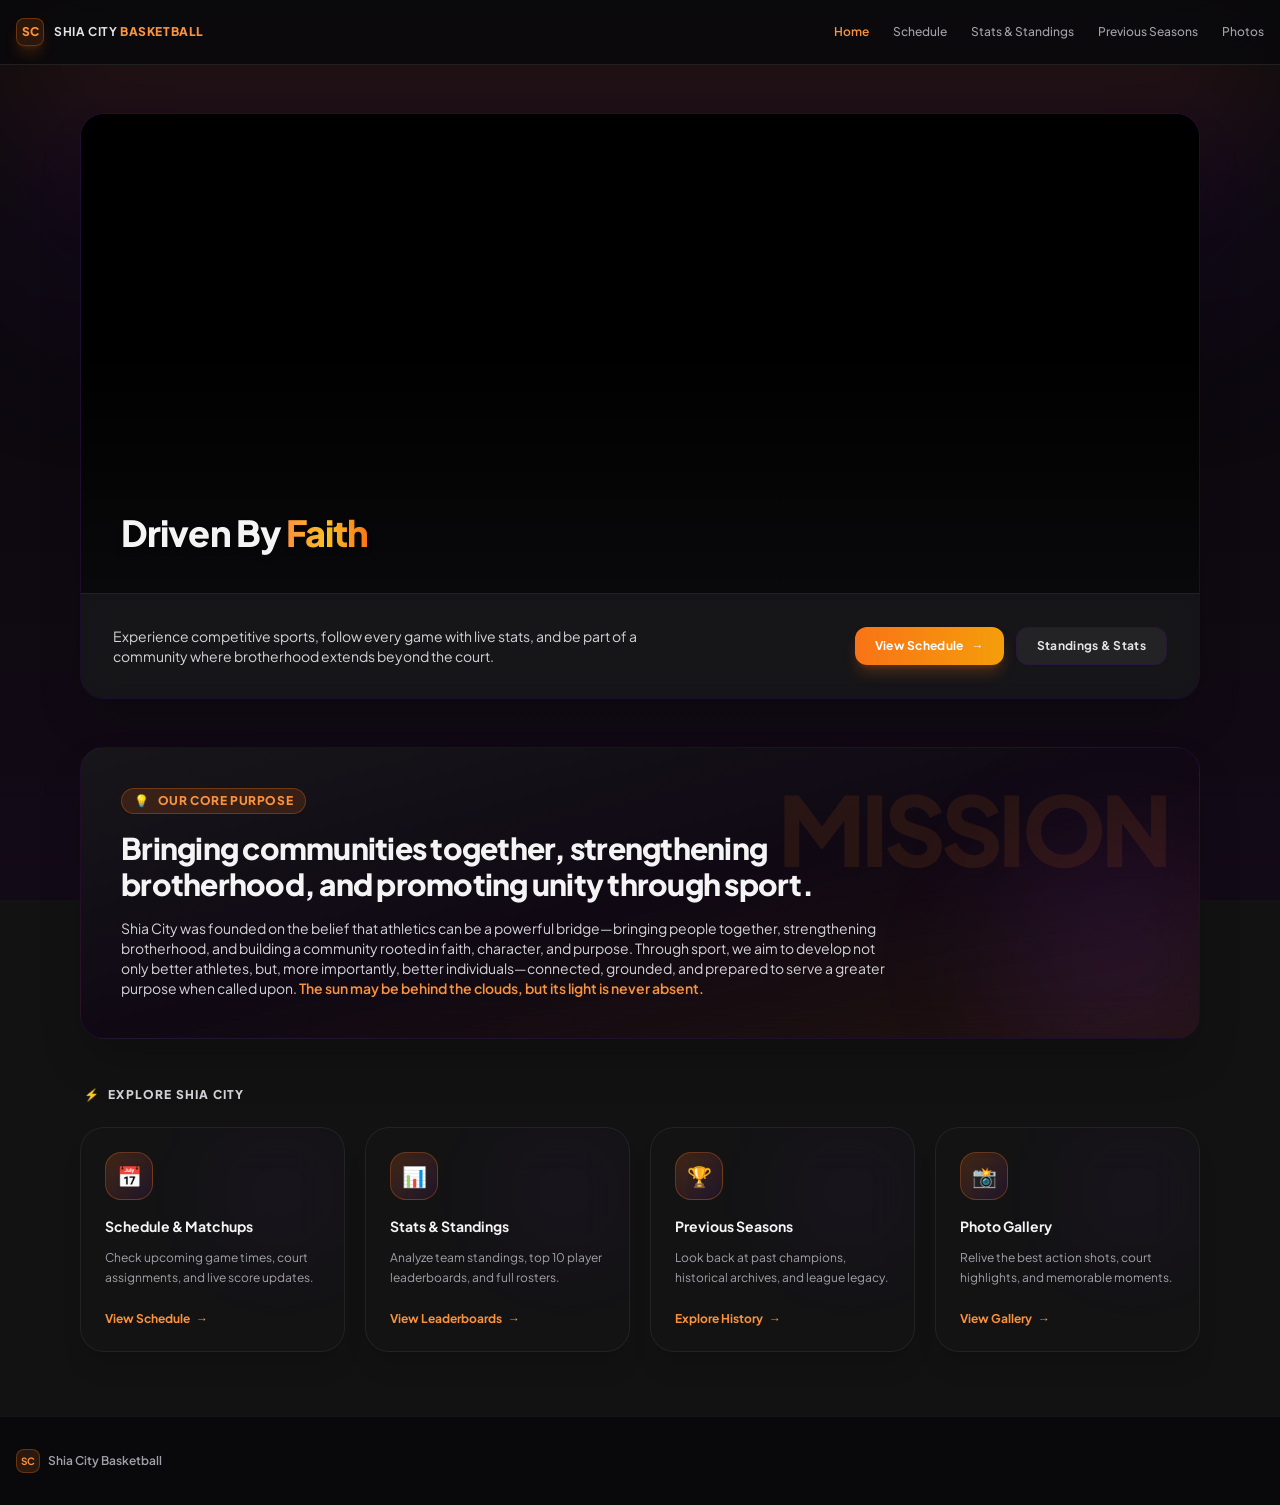
<file: index.html>
<!DOCTYPE html>
<html lang="en">
<head>
    <meta charset="UTF-8">
    <meta name="color-scheme" content="dark">
    <meta name="view-transition" content="same-origin">
    <meta name="viewport" content="width=device-width, initial-scale=1.0">
    <title>Shia City Basketball - Home</title>
    <!-- Tailwind CSS -->
    <link rel="stylesheet" href="assets/css/styles.css">
    <style>
        body { 
            font-family: 'Plus Jakarta Sans', sans-serif; 
            background: linear-gradient(to bottom, #09090b, #0d090f, #130a17);
            background-attachment: fixed;
        }
        ::-webkit-scrollbar { width: 5px; height: 5px; }
        ::-webkit-scrollbar-track { background: transparent; }
        ::-webkit-scrollbar-thumb { background: #27272a; border-radius: 9999px; }
        ::-webkit-scrollbar-thumb:hover { background: #3f3f46; }

        @keyframes pulse-glow {
            0%, 100% { opacity: 0.25; transform: scale(1); }
            50% { opacity: 0.45; transform: scale(1.03); }
        }
        .animate-pulse-glow {
            animation: pulse-glow 5s ease-in-out infinite;
        }
    </style>
</head>
<body class="text-zinc-100 min-h-screen selection:bg-orange-500 selection:text-white flex flex-col justify-between antialiased">
    <script src="assets/js/historical-data.js"></script>
    <script src="assets/js/player-modal.js"></script>
    <div id="app-content">

    <!-- Ambient Glow Background Effects (Subtle Deep Violet / Purple Accent to complement black & orange) -->
    <div class="fixed top-0 left-1/2 -translate-x-1/2 w-full max-w-7xl h-96 bg-gradient-to-b from-orange-500/15 via-purple-950/20 to-transparent blur-3xl pointer-events-none -z-10 animate-pulse-glow"></div>

    <!-- Top Navigation Bar -->
    <header class="border-b border-zinc-800/80 sticky top-0 z-30 bg-[#09090b]/85 backdrop-blur-xl">
        <div class="max-w-7xl mx-auto px-4 h-16 flex justify-between items-center">
            <!-- Brand Logo -->
            <div class="flex items-center gap-2.5">
                <div class="w-7 h-7 rounded-lg bg-orange-500/15 border border-orange-500/30 flex items-center justify-center text-orange-400 font-black text-xs shadow-lg shadow-orange-500/20">SC</div>
                <span class="text-xs font-bold tracking-wider text-zinc-200 uppercase">Shia City <span class="text-orange-400 font-extrabold">Basketball</span></span>
            </div>

            <!-- Desktop Navigation Links -->
            <nav class="hidden md:flex items-center gap-6 text-xs font-medium text-zinc-400">
                <a href="./" class="text-orange-400 font-semibold">Home</a>
                <a href="schedule/" class="hover:text-zinc-100 transition">Schedule</a>
                <a href="stats/" class="hover:text-zinc-100 transition">Stats & Standings</a>
                <a href="previousseasons/" class="hover:text-zinc-100 transition">Previous Seasons</a>
                <a href="photos/" class="hover:text-zinc-100 transition">Photos</a>
            </nav>

            <!-- Mobile Hamburger Button -->
            <button id="mobileMenuBtn" class="md:hidden text-zinc-300 hover:text-white focus:outline-none p-1">
                <svg class="w-6 h-6" fill="none" stroke="currentColor" viewBox="0 0 24 24">
                    <path stroke-linecap="round" stroke-linejoin="round" stroke-width="2" d="M4 6h16M4 12h16M4 18h16"></path>
                </svg>
            </button>
        </div>

        <!-- Mobile Dropdown Menu -->
        <div id="mobileMenu" class="hidden md:hidden px-4 pb-4 pt-2 border-t border-zinc-800/80 bg-[#09090b]/95 backdrop-blur-xl flex flex-col space-y-3 text-xs font-medium text-zinc-400">
            <a href="./" class="text-orange-400 font-semibold py-1">Home</a>
            <a href="schedule/" class="hover:text-zinc-100 transition py-1">Schedule</a>
            <a href="stats/" class="hover:text-zinc-100 transition py-1">Stats & Standings</a>
            <a href="previousseasons/" class="hover:text-zinc-100 transition py-1">Previous Seasons</a>
            <a href="photos/" class="hover:text-zinc-100 transition py-1">Photos</a>
        </div>
    </header>

    <!-- Main Content -->
    <main class="max-w-6xl w-full mx-auto px-4 my-12 flex flex-col gap-12">

        <!-- Hero Section with Video Banner -->
        <section class="relative overflow-hidden rounded-3xl bg-zinc-900/50 border border-purple-950/30 shadow-2xl backdrop-blur-xl">
            <!-- Background Video Showcase -->
            <div class="relative w-full aspect-video sm:aspect-[21/9] max-h-[480px] overflow-hidden bg-black flex items-center justify-center">
                <video autoplay muted loop playsinline class="w-full h-full object-cover opacity-85">
                    <source src="assets/video/shiacity-intro.mp4" type="video/mp4">
                    Your browser does not support the video tag.
                </video>
                <div class="absolute inset-0 bg-gradient-to-t from-[#09090b] via-transparent to-black/60 pointer-events-none"></div>
                
                <!-- Floating Overlay Content on Video -->
                <div class="absolute bottom-6 sm:bottom-10 left-6 sm:left-10 right-6 sm:right-10 flex flex-col items-start gap-3 z-10">
                    <h1 class="text-2xl sm:text-4xl font-extrabold tracking-tight text-zinc-100 drop-shadow-md">
                        Driven By <span class="text-transparent bg-clip-text bg-gradient-to-r from-orange-400 via-amber-400 to-orange-500">Faith</span>
                    </h1>
                </div>
            </div>

            <!-- Hero Bottom Call-to-Actions -->
            <div class="p-6 sm:p-8 flex flex-col sm:flex-row justify-between items-center gap-4 bg-zinc-900/70 border-t border-zinc-800/80 backdrop-blur-md">
                <p class="text-xs sm:text-sm text-zinc-300 max-w-xl leading-relaxed">
                    Experience competitive sports, follow every game with live stats, and be part of a community where brotherhood extends beyond the court.          </p>
                <div class="flex flex-wrap gap-3 w-full sm:w-auto justify-end">
                    <a href="schedule/" class="px-5 py-2.5 rounded-xl bg-gradient-to-r from-orange-500 to-amber-500 hover:from-orange-600 hover:to-amber-600 text-white text-xs font-bold tracking-wide transition shadow-lg shadow-orange-500/25 flex items-center gap-2 group">
                        View Schedule <span class="group-hover:translate-x-1 transition">→</span>
                    </a>
                    <a href="stats/" class="px-5 py-2.5 rounded-xl bg-zinc-800/80 hover:bg-zinc-700 text-zinc-200 text-xs font-bold tracking-wide transition border border-purple-950/40 shadow-sm">
                        Standings & Stats
                    </a>
                </div>
            </div>
        </section>

        <!-- Mission Statement Section -->
        <section class="grid grid-cols-1 md:grid-cols-3 gap-6">
            <div class="md:col-span-3 bg-gradient-to-br from-zinc-900/90 via-[#100914] to-orange-950/30 border border-purple-900/20 rounded-3xl p-8 sm:p-10 shadow-2xl backdrop-blur-xl relative overflow-hidden group">
                <div class="absolute -right-10 -bottom-10 w-60 h-60 bg-purple-600/10 rounded-full blur-3xl pointer-events-none group-hover:bg-purple-600/20 transition duration-700"></div>
                <div class="absolute top-0 right-0 p-8 text-orange-500/10 text-8xl font-black pointer-events-none select-none tracking-tighter">MISSION</div>
                
                <div class="max-w-3xl relative z-10 flex flex-col gap-4">
                    <div class="inline-flex items-center gap-2 px-3 py-1 rounded-full bg-orange-500/15 border border-orange-500/30 text-orange-400 text-xs font-extrabold tracking-wider uppercase w-fit shadow-sm">
                        <span>💡</span> Our Core Purpose
                    </div>
                    
                    <h2 class="text-xl sm:text-3xl font-extrabold text-zinc-100 tracking-tight leading-snug">
                        Bringing communities together, strengthening brotherhood, and promoting unity through sport.
                    </h2>
                    
                    <p class="text-xs sm:text-sm text-zinc-300 leading-relaxed font-normal">
                        Shia City was founded on the belief that athletics can be a powerful bridge—bringing people together, strengthening brotherhood, and building a community rooted in faith, character, and purpose. Through sport, we aim to develop not only better athletes, but, more importantly, better individuals—connected, grounded, and prepared to serve a greater purpose when called upon. <span class="text-orange-400 font-semibold">The sun may be behind the clouds, but its light is never absent.</span>
                    </p>
                </div>
            </div>
        </section>

        <!-- Quick Access Navigation Cards -->
        <section class="flex flex-col gap-6">
            <div class="flex justify-between items-center px-1">
                <h2 class="text-xs font-extrabold text-zinc-300 uppercase tracking-widest flex items-center gap-2"><span>⚡</span> Explore Shia City</h2>
            </div>

            <div class="grid grid-cols-1 sm:grid-cols-2 lg:grid-cols-4 gap-5">
                <!-- Card 1: Schedule -->
                <a href="schedule/" class="group relative overflow-hidden bg-zinc-900/40 hover:bg-zinc-900/80 border border-zinc-800/80 hover:border-purple-500/40 rounded-3xl p-6 transition-all duration-300 flex flex-col justify-between gap-6 shadow-xl backdrop-blur-xl hover:-translate-y-1.5 hover:shadow-purple-500/10">
                    <div class="absolute top-0 right-0 w-32 h-32 bg-purple-600/5 rounded-full blur-2xl group-hover:bg-purple-600/15 transition duration-500"></div>
                    <div class="flex flex-col gap-3 relative z-10">
                        <div class="w-12 h-12 rounded-2xl bg-gradient-to-br from-orange-500/20 to-purple-600/10 border border-orange-500/30 flex items-center justify-center text-orange-400 text-xl group-hover:scale-110 transition shadow-inner">
                            📅
                        </div>
                        <h3 class="text-sm font-bold text-zinc-100 mt-1">Schedule & Matchups</h3>
                        <p class="text-xs text-zinc-400 leading-relaxed">Check upcoming game times, court assignments, and live score updates.</p>
                    </div>
                    <span class="text-xs font-bold text-orange-400 flex items-center gap-1.5 relative z-10 group-hover:translate-x-1 transition">View Schedule <span>→</span></span>
                </a>

                <!-- Card 2: Stats -->
                <a href="stats/" class="group relative overflow-hidden bg-zinc-900/40 hover:bg-zinc-900/80 border border-zinc-800/80 hover:border-purple-500/40 rounded-3xl p-6 transition-all duration-300 flex flex-col justify-between gap-6 shadow-xl backdrop-blur-xl hover:-translate-y-1.5 hover:shadow-purple-500/10">
                    <div class="absolute top-0 right-0 w-32 h-32 bg-purple-600/5 rounded-full blur-2xl group-hover:bg-purple-600/15 transition duration-500"></div>
                    <div class="flex flex-col gap-3 relative z-10">
                        <div class="w-12 h-12 rounded-2xl bg-gradient-to-br from-orange-500/20 to-purple-600/10 border border-orange-500/30 flex items-center justify-center text-orange-400 text-xl group-hover:scale-110 transition shadow-inner">
                            📊
                        </div>
                        <h3 class="text-sm font-bold text-zinc-100 mt-1">Stats & Standings</h3>
                        <p class="text-xs text-zinc-400 leading-relaxed">Analyze team standings, top 10 player leaderboards, and full rosters.</p>
                    </div>
                    <span class="text-xs font-bold text-orange-400 flex items-center gap-1.5 relative z-10 group-hover:translate-x-1 transition">View Leaderboards <span>→</span></span>
                </a>

                <!-- Card 3: Previous Seasons -->
                <a href="previousseasons/" class="group relative overflow-hidden bg-zinc-900/40 hover:bg-zinc-900/80 border border-zinc-800/80 hover:border-purple-500/40 rounded-3xl p-6 transition-all duration-300 flex flex-col justify-between gap-6 shadow-xl backdrop-blur-xl hover:-translate-y-1.5 hover:shadow-purple-500/10">
                    <div class="absolute top-0 right-0 w-32 h-32 bg-purple-600/5 rounded-full blur-2xl group-hover:bg-purple-600/15 transition duration-500"></div>
                    <div class="flex flex-col gap-3 relative z-10">
                        <div class="w-12 h-12 rounded-2xl bg-gradient-to-br from-orange-500/20 to-purple-600/10 border border-orange-500/30 flex items-center justify-center text-orange-400 text-xl group-hover:scale-110 transition shadow-inner">
                            🏆
                        </div>
                        <h3 class="text-sm font-bold text-zinc-100 mt-1">Previous Seasons</h3>
                        <p class="text-xs text-zinc-400 leading-relaxed">Look back at past champions, historical archives, and league legacy.</p>
                    </div>
                    <span class="text-xs font-bold text-orange-400 flex items-center gap-1.5 relative z-10 group-hover:translate-x-1 transition">Explore History <span>→</span></span>
                </a>

                <!-- Card 4: Photos -->
                <a href="photos/" class="group relative overflow-hidden bg-zinc-900/40 hover:bg-zinc-900/80 border border-zinc-800/80 hover:border-purple-500/40 rounded-3xl p-6 transition-all duration-300 flex flex-col justify-between gap-6 shadow-xl backdrop-blur-xl hover:-translate-y-1.5 hover:shadow-purple-500/10">
                    <div class="absolute top-0 right-0 w-32 h-32 bg-purple-600/5 rounded-full blur-2xl group-hover:bg-purple-600/15 transition duration-500"></div>
                    <div class="flex flex-col gap-3 relative z-10">
                        <div class="w-12 h-12 rounded-2xl bg-gradient-to-br from-orange-500/20 to-purple-600/10 border border-orange-500/30 flex items-center justify-center text-orange-400 text-xl group-hover:scale-110 transition shadow-inner">
                            📸
                        </div>
                        <h3 class="text-sm font-bold text-zinc-100 mt-1">Photo Gallery</h3>
                        <p class="text-xs text-zinc-400 leading-relaxed">Relive the best action shots, court highlights, and memorable moments.</p>
                    </div>
                    <span class="text-xs font-bold text-orange-400 flex items-center gap-1.5 relative z-10 group-hover:translate-x-1 transition">View Gallery <span>→</span></span>
                </a>
            </div>
        </section>

    </main>

    <!-- Footer -->
    <footer class="text-center text-xs text-zinc-500 mt-16 border-t border-zinc-900/80 py-8 font-medium bg-[#09090b]">
        <div class="max-w-7xl mx-auto px-4 flex flex-col sm:flex-row items-center justify-between gap-4">
            <div class="flex items-center gap-2">
                <div class="w-6 h-6 rounded-lg bg-orange-500/15 border border-orange-500/30 flex items-center justify-center text-orange-400 font-bold text-[10px]">SC</div>
                <span class="text-zinc-400 font-semibold">Shia City Basketball</span>
            </div>
        </div>
    </footer>

    <!-- Mobile Menu Toggle Script -->
    <script>
(function() {

        document.getElementById('mobileMenuBtn').addEventListener('click', () => {
            const menu = document.getElementById('mobileMenu');
            menu.classList.toggle('hidden');
        });
    
})();
</script>

    </div>
    <script src="assets/js/router.js" defer></script>
</body>
</html>
</file>
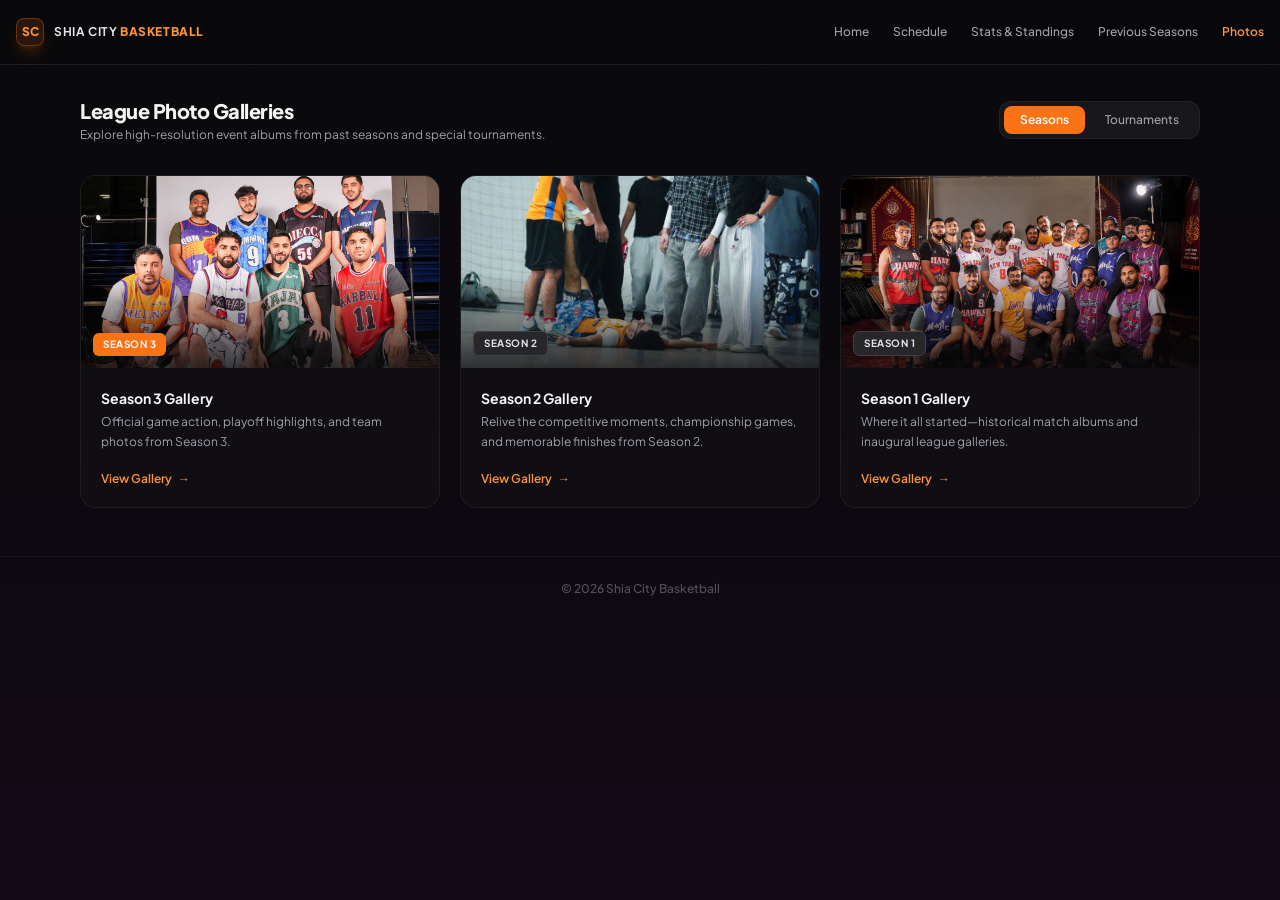
<file: photos/index.html>
<!DOCTYPE html>
<html lang="en">
<head>
    <meta charset="UTF-8">
    <meta name="color-scheme" content="dark">
    <meta name="view-transition" content="same-origin">
    <meta name="viewport" content="width=device-width, initial-scale=1.0">
    <title>Shia City Basketball - Photos</title>
    <!-- Tailwind CSS -->
    <link rel="stylesheet" href="../assets/css/styles.css">
    <style>
        body { 
            font-family: 'Plus Jakarta Sans', sans-serif; 
            background: linear-gradient(to bottom, #09090b, #0d090f, #130a17);
            background-attachment: fixed;
        }
        ::-webkit-scrollbar { width: 5px; height: 5px; }
        ::-webkit-scrollbar-track { background: transparent; }
        ::-webkit-scrollbar-thumb { background: #27272a; border-radius: 9999px; }
        ::-webkit-scrollbar-thumb:hover { background: #3f3f46; }
 
        @keyframes pulse-glow {
            0%, 100% { opacity: 0.25; transform: scale(1); }
            50% { opacity: 0.45; transform: scale(1.03); }
        }
        .animate-pulse-glow {
            animation: pulse-glow 5s ease-in-out infinite;
        }
    </style>
</head>
<body class="bg-[#09090b] text-zinc-100 min-h-screen selection:bg-orange-500 selection:text-white pb-16 flex flex-col justify-between">
    <script src="../assets/js/historical-data.js"></script>
    <script src="../assets/js/player-modal.js"></script>
    <div id="app-content">
 
    <!-- Top Navigation Bar -->
    <header class="border-b border-zinc-800/80 sticky top-0 z-30 bg-[#09090b]/85 backdrop-blur-xl">
        <div class="max-w-7xl mx-auto px-4 h-16 flex justify-between items-center">
            <!-- Brand Logo -->
            <div class="flex items-center gap-2.5">
                <div class="w-7 h-7 rounded-lg bg-orange-500/15 border border-orange-500/30 flex items-center justify-center text-orange-400 font-black text-xs shadow-lg shadow-orange-500/20">SC</div>
                <span class="text-xs font-bold tracking-wider text-zinc-200 uppercase">Shia City <span class="text-orange-400 font-extrabold">Basketball</span></span>
            </div>
 
            <!-- Desktop Navigation Links -->
            <nav class="hidden md:flex items-center gap-6 text-xs font-medium text-zinc-400">
                <a href="../" class="hover:text-zinc-100 transition">Home</a>
                <a href="../schedule/" class="hover:text-zinc-100 transition">Schedule</a>
                <a href="../stats/" class="hover:text-zinc-100 transition">Stats & Standings</a>
                <a href="../previousseasons/" class="hover:text-zinc-100 transition">Previous Seasons</a>
                <a href="../photos/" class="text-orange-400 font-semibold">Photos</a>
            </nav>
 
            <!-- Mobile Hamburger Button -->
            <button id="mobileMenuBtn" class="md:hidden text-zinc-300 hover:text-white focus:outline-none p-1">
                <svg class="w-6 h-6" fill="none" stroke="currentColor" viewBox="0 0 24 24">
                    <path stroke-linecap="round" stroke-linejoin="round" stroke-width="2" d="M4 6h16M4 12h16M4 18h16"></path>
                </svg>
            </button>
        </div>
 
        <!-- Mobile Dropdown Menu -->
        <div id="mobileMenu" class="hidden md:hidden px-4 pb-4 pt-2 border-t border-zinc-800/80 bg-[#09090b]/95 backdrop-blur-xl flex flex-col space-y-3 text-xs font-medium text-zinc-400">
            <a href="../" class="hover:text-zinc-100 transition py-1">Home</a>
            <a href="../schedule/" class="hover:text-zinc-100 transition py-1">Schedule</a>
            <a href="../stats/" class="hover:text-zinc-100 transition py-1">Stats & Standings</a>
            <a href="../previousseasons/" class="hover:text-zinc-100 transition py-1">Previous Seasons</a>
            <a href="../photos/" class="text-orange-400 font-semibold py-1">Photos</a>
        </div>
    </header>
 
    <main class="max-w-6xl w-full mx-auto px-4 mt-8 flex flex-col gap-6">
 
        <!-- Page Header & Tab Navigation -->
        <div class="flex flex-col sm:flex-row justify-between items-start sm:items-center gap-4 pb-2">
            <div>
                <h1 class="text-xl font-extrabold tracking-tight text-zinc-100">League Photo Galleries</h1>
                <p class="text-xs text-zinc-400 mt-0.5">Explore high-resolution event albums from past seasons and special tournaments.</p>
            </div>
            
            <!-- Sleek Modern Tabs -->
            <div class="flex bg-zinc-900 border border-zinc-800/80 p-1 rounded-xl gap-1 shadow-inner">
                <button onclick="switchPhotoTab('seasons')" id="btn-seasons" class="px-4 py-1.5 rounded-lg text-xs font-semibold transition bg-orange-500 text-white shadow-sm">Seasons</button>
                <button onclick="switchPhotoTab('tournaments')" id="btn-tournaments" class="px-4 py-1.5 rounded-lg text-xs font-medium transition text-zinc-400 hover:text-white">Tournaments</button>
            </div>
        </div>
 
        <!-- TAB 1: SEASONS -->
        <div id="tab-seasons" class="photo-tab-content flex flex-col gap-4">
            <div class="grid grid-cols-1 sm:grid-cols-2 md:grid-cols-3 gap-5">
                
                <!-- Season 3 Card -->
                <a href="https://zfilms.pixieset.com/shiacityseason3/" target="_blank" rel="noopener noreferrer" class="group bg-zinc-900/40 border border-zinc-800/60 hover:border-orange-500/50 rounded-2xl overflow-hidden flex flex-col justify-between transition-all duration-300 hover:shadow-2xl hover:shadow-orange-500/10 backdrop-blur-md">
                    <div class="relative h-48 w-full overflow-hidden bg-zinc-950">
                        <img src="../assets/images/season3.jpg" alt="Season 3" loading="lazy" class="w-full h-full object-cover object-[center_40%] group-hover:scale-105 transition-transform duration-500">
                        <div class="absolute inset-0 bg-gradient-to-t from-zinc-950/80 via-transparent to-transparent"></div>
                        <span class="absolute bottom-3 left-3 bg-orange-500 text-white text-[10px] font-bold px-2.5 py-1 rounded-md tracking-wider uppercase shadow-md">Season 3</span>
                    </div>
                    <div class="p-5 flex flex-col gap-3 flex-grow justify-between">
                        <div>
                            <h3 class="text-sm font-bold text-zinc-100 group-hover:text-orange-400 transition-colors">Season 3 Gallery</h3>
                            <p class="text-xs text-zinc-400 leading-relaxed mt-1">Official game action, playoff highlights, and team photos from Season 3.</p>
                        </div>
                        <div class="flex items-center gap-1.5 text-xs font-semibold text-orange-400 group-hover:translate-x-1 transition-transform pt-2">
                            <span>View Gallery</span>
                            <span>&rarr;</span>
                        </div>
                    </div>
                </a>
 
                <!-- Season 2 Card -->
                <a href="https://zfilms.pixieset.com/shiacityseason2/" target="_blank" rel="noopener noreferrer" class="group bg-zinc-900/40 border border-zinc-800/60 hover:border-orange-500/50 rounded-2xl overflow-hidden flex flex-col justify-between transition-all duration-300 hover:shadow-2xl hover:shadow-orange-500/10 backdrop-blur-md">
                    <div class="relative h-48 w-full overflow-hidden bg-zinc-950">
                        <img src="../assets/images/season2.jpg" alt="Season 2" loading="lazy" class="w-full h-full object-cover object-center group-hover:scale-105 transition-transform duration-500">
                        <div class="absolute inset-0 bg-gradient-to-t from-zinc-950/80 via-transparent to-transparent"></div>
                        <span class="absolute bottom-3 left-3 bg-zinc-800 text-zinc-200 border border-zinc-700 text-[10px] font-bold px-2.5 py-1 rounded-md tracking-wider uppercase shadow-md">Season 2</span>
                    </div>
                    <div class="p-5 flex flex-col gap-3 flex-grow justify-between">
                        <div>
                            <h3 class="text-sm font-bold text-zinc-100 group-hover:text-orange-400 transition-colors">Season 2 Gallery</h3>
                            <p class="text-xs text-zinc-400 leading-relaxed mt-1">Relive the competitive moments, championship games, and memorable finishes from Season 2.</p>
                        </div>
                        <div class="flex items-center gap-1.5 text-xs font-semibold text-orange-400 group-hover:translate-x-1 transition-transform pt-2">
                            <span>View Gallery</span>
                            <span>&rarr;</span>
                        </div>
                    </div>
                </a>
 
                <!-- Season 1 Card -->
                <a href="https://zfilms.pixieset.com/shiacity/" target="_blank" rel="noopener noreferrer" class="group bg-zinc-900/40 border border-zinc-800/60 hover:border-orange-500/50 rounded-2xl overflow-hidden flex flex-col justify-between transition-all duration-300 hover:shadow-2xl hover:shadow-orange-500/10 backdrop-blur-md">
                    <div class="relative h-48 w-full overflow-hidden bg-zinc-950">
                        <img src="../assets/images/season1.jpg" alt="Season 1" loading="lazy" class="w-full h-full object-cover object-center group-hover:scale-105 transition-transform duration-500">
                        <div class="absolute inset-0 bg-gradient-to-t from-zinc-950/80 via-transparent to-transparent"></div>
                        <span class="absolute bottom-3 left-3 bg-zinc-800 text-zinc-200 border border-zinc-700 text-[10px] font-bold px-2.5 py-1 rounded-md tracking-wider uppercase shadow-md">Season 1</span>
                    </div>
                    <div class="p-5 flex flex-col gap-3 flex-grow justify-between">
                        <div>
                            <h3 class="text-sm font-bold text-zinc-100 group-hover:text-orange-400 transition-colors">Season 1 Gallery</h3>
                            <p class="text-xs text-zinc-400 leading-relaxed mt-1">Where it all started—historical match albums and inaugural league galleries.</p>
                        </div>
                        <div class="flex items-center gap-1.5 text-xs font-semibold text-orange-400 group-hover:translate-x-1 transition-transform pt-2">
                            <span>View Gallery</span>
                            <span>&rarr;</span>
                        </div>
                    </div>
                </a>
 
            </div>
        </div>
 
        <!-- TAB 2: TOURNAMENTS -->
        <div id="tab-tournaments" class="photo-tab-content hidden flex flex-col gap-4">
            <div class="grid grid-cols-1 sm:grid-cols-2 md:grid-cols-3 gap-5">
                
                <!-- Brooklyn 2025 Tournament Card -->
                <a href="https://zfilms.pixieset.com/scf00325/" target="_blank" rel="noopener noreferrer" class="group bg-zinc-900/40 border border-zinc-800/60 hover:border-orange-500/50 rounded-2xl overflow-hidden flex flex-col justify-between transition-all duration-300 hover:shadow-2xl hover:shadow-orange-500/10 backdrop-blur-md">
                    <div class="relative h-56 w-full overflow-hidden bg-zinc-950">
                        <img src="../assets/images/brooklyn.jpg" alt="Brooklyn 2025 Tournament" loading="lazy" class="w-full h-full object-cover object-center group-hover:scale-105 transition-transform duration-500">
                        <div class="absolute inset-0 bg-gradient-to-t from-zinc-950/80 via-transparent to-transparent"></div>
                        <span class="absolute bottom-3 left-3 bg-orange-500 text-white text-[10px] font-bold px-2.5 py-1 rounded-md tracking-wider uppercase shadow-md">Tournament 3</span>
                    </div>
                    <div class="p-5 flex flex-col gap-3 flex-grow justify-between">
                        <div>
                            <h3 class="text-sm font-bold text-zinc-100 group-hover:text-orange-400 transition-colors">Brooklyn 2025 Tournament</h3>
                            <p class="text-xs text-zinc-400 leading-relaxed mt-1">Action shots and highlights from the Brooklyn tournament special event.</p>
                        </div>
                        <div class="flex items-center gap-1.5 text-xs font-semibold text-orange-400 group-hover:translate-x-1 transition-transform pt-2">
                            <span>View Gallery</span>
                            <span>&rarr;</span>
                        </div>
                    </div>
                </a>
 
                <!-- Ramadan 2024 Tournament Card -->
                <a href="https://zfilms.pixieset.com/shiacityramadantournament24/" target="_blank" rel="noopener noreferrer" class="group bg-zinc-900/40 border border-zinc-800/60 hover:border-orange-500/50 rounded-2xl overflow-hidden flex flex-col justify-between transition-all duration-300 hover:shadow-2xl hover:shadow-orange-500/10 backdrop-blur-md">
                    <div class="relative h-56 w-full overflow-hidden bg-zinc-950">
                        <img src="../assets/images/ramadhan.jpg" alt="Ramadan 2024 Tournament" loading="lazy" class="w-full h-full object-cover object-[center_65%] group-hover:scale-105 transition-transform duration-500">
                        <div class="absolute inset-0 bg-gradient-to-t from-zinc-950/80 via-transparent to-transparent"></div>
                        <span class="absolute bottom-3 left-3 bg-zinc-800 text-zinc-200 border border-zinc-700 text-[10px] font-bold px-2.5 py-1 rounded-md tracking-wider uppercase shadow-md">Tournament 2</span>
                    </div>
                    <div class="p-5 flex flex-col gap-3 flex-grow justify-between">
                        <div>
                            <h3 class="text-sm font-bold text-zinc-100 group-hover:text-orange-400 transition-colors">Ramadan 2024 Tournament</h3>
                            <p class="text-xs text-zinc-400 leading-relaxed mt-1">Memorable evening games, community turnout, and highlights from the Ramadan 2024 bracket.</p>
                        </div>
                        <div class="flex items-center gap-1.5 text-xs font-semibold text-orange-400 group-hover:translate-x-1 transition-transform pt-2">
                            <span>View Gallery</span>
                            <span>&rarr;</span>
                        </div>
                    </div>
                </a>

                <!-- Winter 2023 Tournament Card (no gallery yet) -->
                <div class="group bg-zinc-900/40 border border-zinc-800/60 rounded-2xl overflow-hidden flex flex-col justify-between transition-all duration-300 backdrop-blur-md">
                    <div class="relative h-56 w-full overflow-hidden bg-zinc-950">
                        <img src="../assets/images/winter.jpg" alt="Winter 2023 Tournament" loading="lazy" class="w-full h-full object-cover object-center opacity-80">
                        <div class="absolute inset-0 bg-gradient-to-t from-zinc-950/80 via-transparent to-transparent"></div>
                        <span class="absolute bottom-3 left-3 bg-zinc-800 text-zinc-200 border border-zinc-700 text-[10px] font-bold px-2.5 py-1 rounded-md tracking-wider uppercase shadow-md">Tournament 1</span>
                    </div>
                    <div class="p-5 flex flex-col gap-3 flex-grow justify-between">
                        <div>
                            <h3 class="text-sm font-bold text-zinc-100">Winter 2023 Tournament</h3>
                            <p class="text-xs text-zinc-400 leading-relaxed mt-1">The league's very first tournament, held in December 2023.</p>
                        </div>
                        <div class="flex items-center gap-1.5 text-xs font-semibold text-zinc-500 pt-2">
                            <span>Gallery Coming Soon</span>
                        </div>
                    </div>
                </div>
 
            </div>
        </div>
 
    </main>
 
    <!-- Footer -->
    <footer class="text-center text-xs text-zinc-600 mt-12 border-t border-zinc-900/80 pt-6 font-medium">
        © 2026 Shia City Basketball
    </footer>
 
    <!-- Scripts -->
    <script>
(function() {
    window.switchPhotoTab = switchPhotoTab;

        function switchPhotoTab(tabId) {
            document.querySelectorAll('.photo-tab-content').forEach(el => el.classList.add('hidden'));
            document.getElementById(`tab-${tabId}`).classList.remove('hidden');
 
            ['seasons', 'tournaments'].forEach(t => {
                const btn = document.getElementById(`btn-${t}`);
                if (btn) {
                    if (t === tabId) {
                        btn.className = "px-4 py-1.5 rounded-lg text-xs font-semibold transition bg-orange-500 text-white shadow-sm";
                    } else {
                        btn.className = "px-4 py-1.5 rounded-lg text-xs font-medium transition text-zinc-400 hover:text-white";
                    }
                }
            });
        }
 
        // Mobile Menu Toggle Script
        document.getElementById('mobileMenuBtn').addEventListener('click', () => {
            const menu = document.getElementById('mobileMenu');
            menu.classList.toggle('hidden');
        });
    
})();
</script>
    </div>
    <script src="../assets/js/router.js" defer></script>
</body>
</html>
</file>
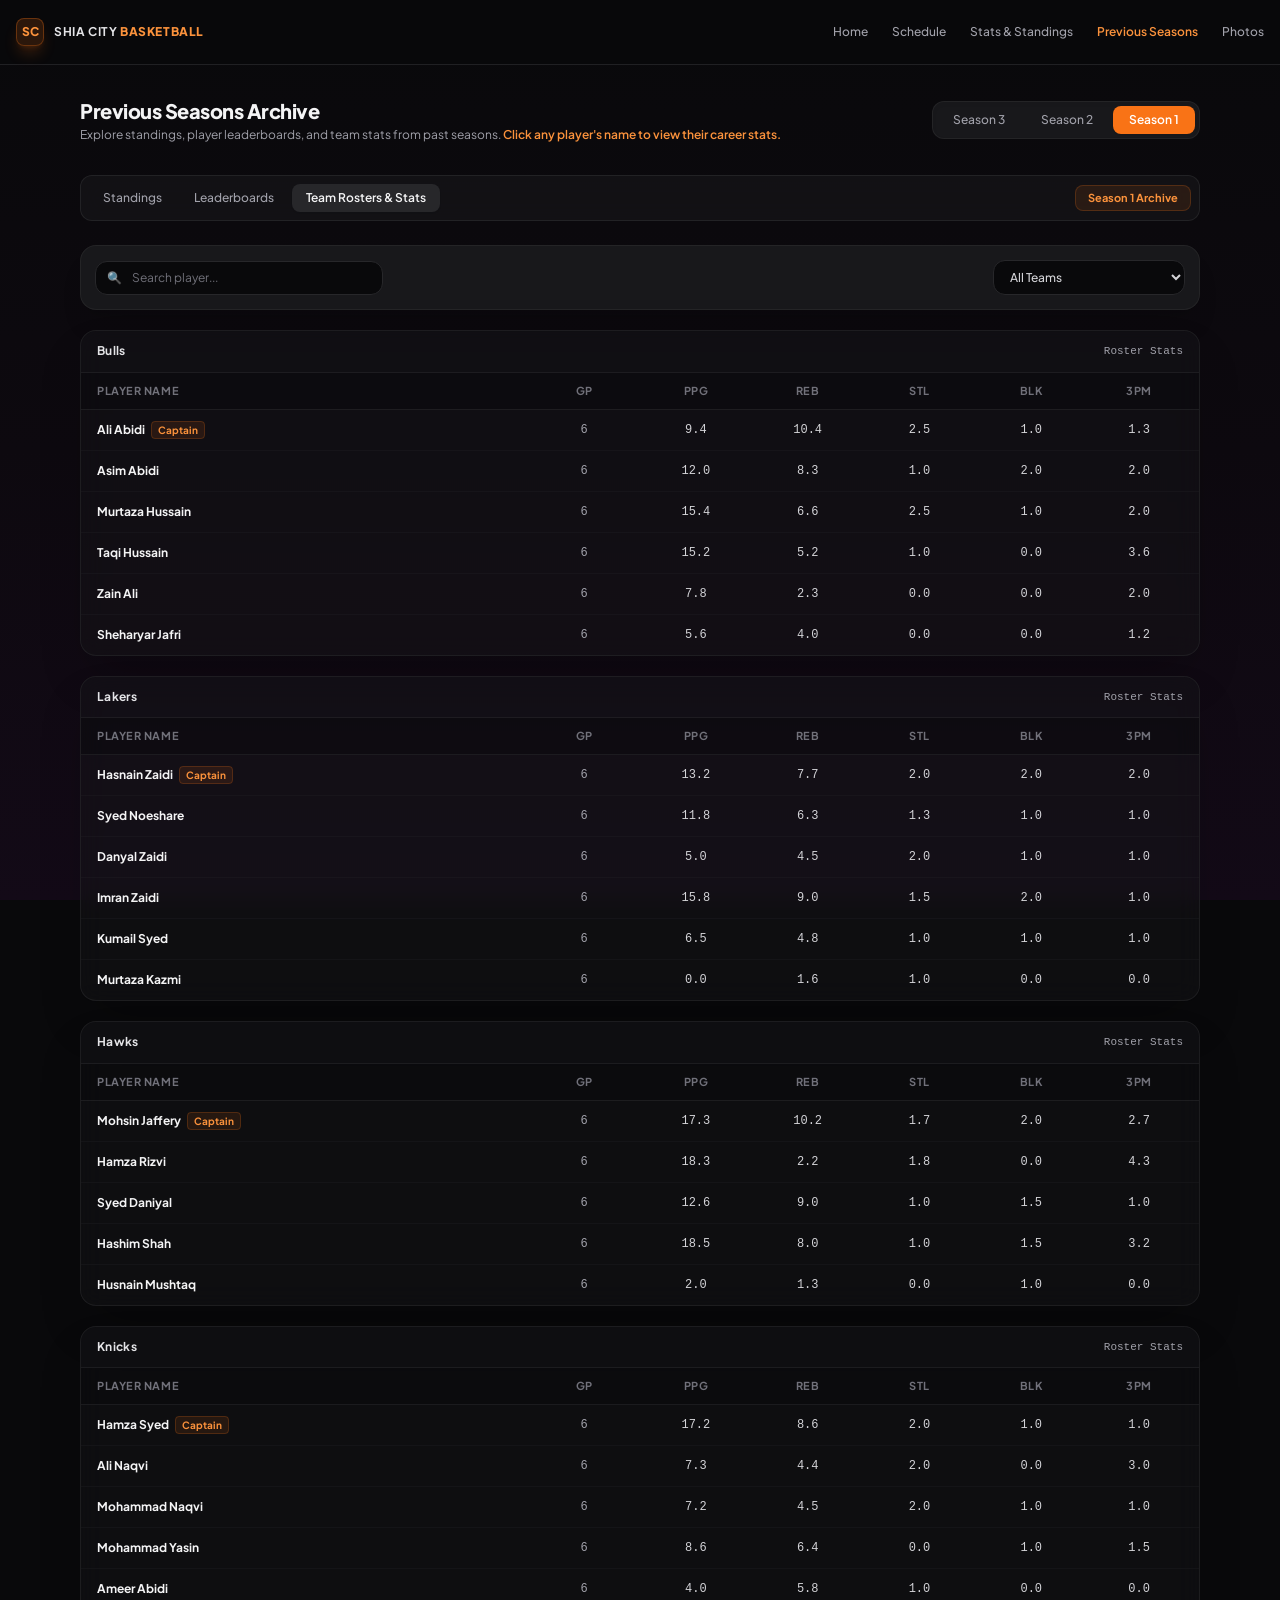
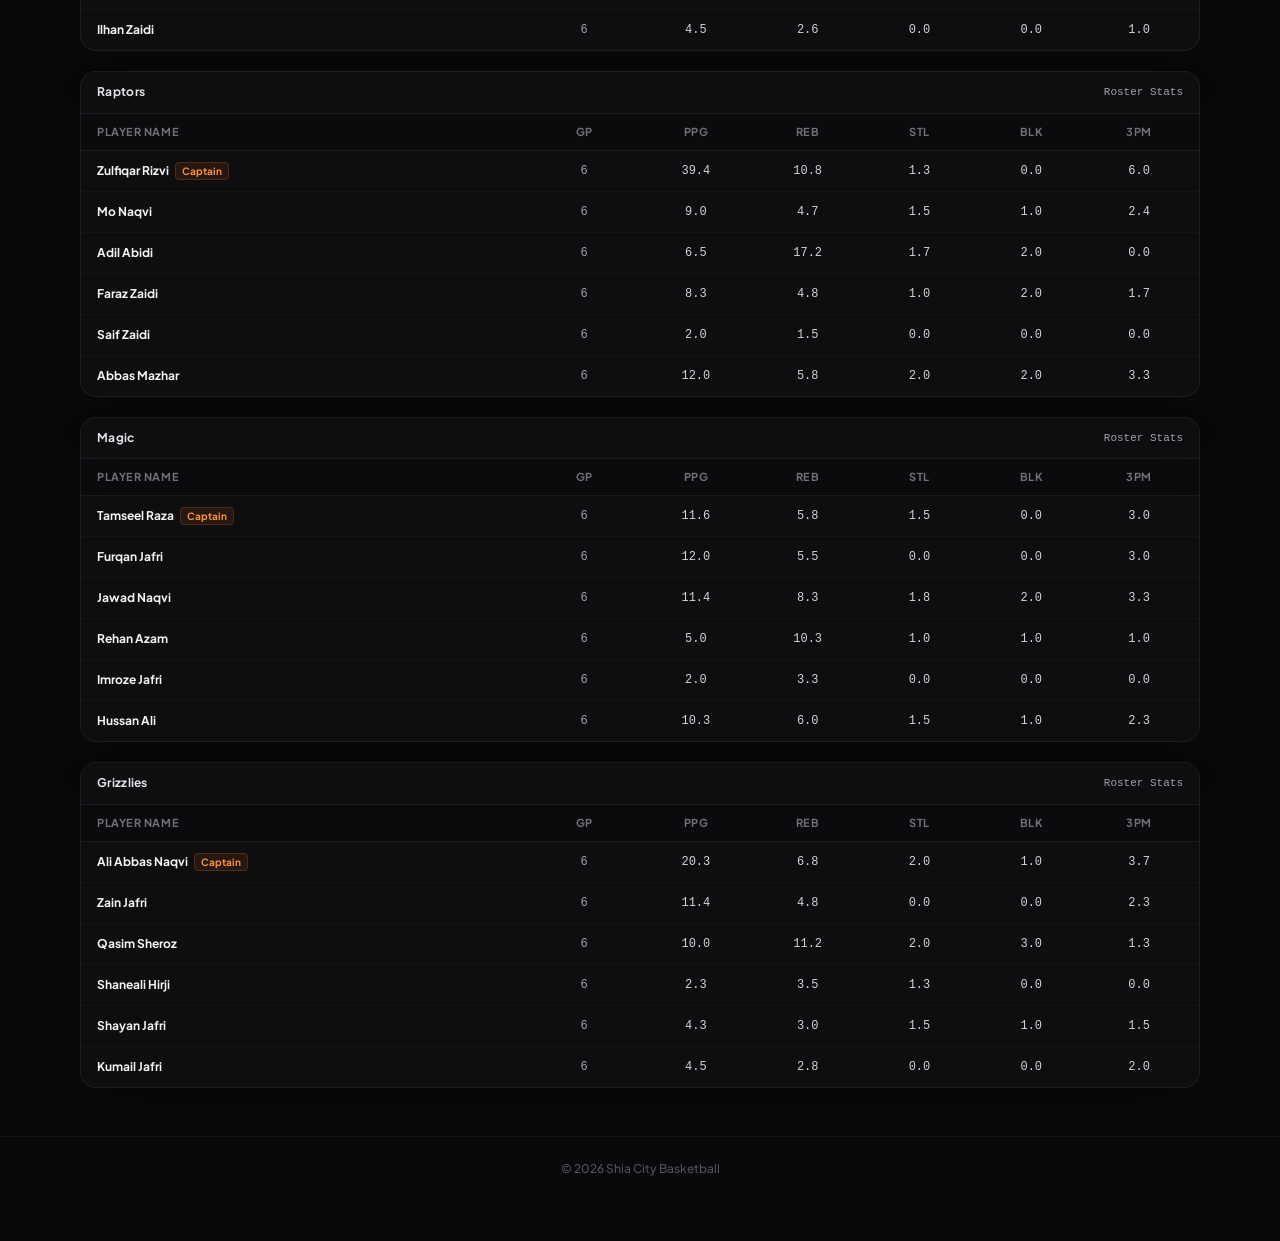
<file: previousseasons/index.html>
<!DOCTYPE html>
<html lang="en">
<head>
    <meta charset="UTF-8">
    <meta name="color-scheme" content="dark">
    <meta name="view-transition" content="same-origin">
    <meta name="viewport" content="width=device-width, initial-scale=1.0">
    <title>Shia City Basketball - Previous Seasons</title>
    <!-- Tailwind CSS -->
    <link rel="stylesheet" href="../assets/css/styles.css">
    <style>
        body { 
            font-family: 'Plus Jakarta Sans', sans-serif; 
            background: linear-gradient(to bottom, #09090b, #0d090f, #130a17);
            background-attachment: fixed;
        }
        ::-webkit-scrollbar { width: 5px; height: 5px; }
        ::-webkit-scrollbar-track { background: transparent; }
        ::-webkit-scrollbar-thumb { background: #27272a; border-radius: 9999px; }
        ::-webkit-scrollbar-thumb:hover { background: #3f3f46; }

        @keyframes pulse-glow {
            0%, 100% { opacity: 0.25; transform: scale(1); }
            50% { opacity: 0.45; transform: scale(1.03); }
        }
        .animate-pulse-glow {
            animation: pulse-glow 5s ease-in-out infinite;
        }
    </style>
</head>
<body class="bg-[#09090b] text-zinc-100 min-h-screen selection:bg-orange-500 selection:text-white pb-16 flex flex-col justify-between">
    <script src="../assets/js/historical-data.js"></script>
    <script src="../assets/js/player-modal.js"></script>
    <div id="app-content">

    <!-- Top Navigation Bar -->
    <header class="border-b border-zinc-800/80 sticky top-0 z-30 bg-[#09090b]/85 backdrop-blur-xl">
        <div class="max-w-7xl mx-auto px-4 h-16 flex justify-between items-center">
            <!-- Brand Logo -->
            <div class="flex items-center gap-2.5">
                <div class="w-7 h-7 rounded-lg bg-orange-500/15 border border-orange-500/30 flex items-center justify-center text-orange-400 font-black text-xs shadow-lg shadow-orange-500/20">SC</div>
                <span class="text-xs font-bold tracking-wider text-zinc-200 uppercase">Shia City <span class="text-orange-400 font-extrabold">Basketball</span></span>
            </div>

            <!-- Desktop Navigation Links -->
            <nav class="hidden md:flex items-center gap-6 text-xs font-medium text-zinc-400">
                <a href="../" class="hover:text-zinc-100 transition">Home</a>
                <a href="../schedule/" class="hover:text-zinc-100 transition">Schedule</a>
                <a href="../stats/" class="hover:text-zinc-100 transition">Stats & Standings</a>
                <a href="../previousseasons/" class="text-orange-400 font-semibold">Previous Seasons</a>
                <a href="../photos/" class="hover:text-zinc-100 transition">Photos</a>
            </nav>

            <!-- Mobile Hamburger Button -->
            <button id="mobileMenuBtn" class="md:hidden text-zinc-300 hover:text-white focus:outline-none p-1">
                <svg class="w-6 h-6" fill="none" stroke="currentColor" viewBox="0 0 24 24">
                    <path stroke-linecap="round" stroke-linejoin="round" stroke-width="2" d="M4 6h16M4 12h16M4 18h16"></path>
                </svg>
            </button>
        </div>

        <!-- Mobile Dropdown Menu -->
        <div id="mobileMenu" class="hidden md:hidden px-4 pb-4 pt-2 border-t border-zinc-800/80 bg-[#09090b]/95 backdrop-blur-xl flex flex-col space-y-3 text-xs font-medium text-zinc-400">
            <a href="../" class="hover:text-zinc-100 transition py-1">Home</a>
            <a href="../schedule/" class="hover:text-zinc-100 transition py-1">Schedule</a>
            <a href="../stats/" class="hover:text-zinc-100 transition py-1">Stats & Standings</a>
            <a href="../previousseasons/" class="text-orange-400 font-semibold py-1">Previous Seasons</a>
            <a href="../photos/" class="hover:text-zinc-100 transition py-1">Photos</a>
        </div>
    </header>

    <main class="max-w-6xl w-full mx-auto px-4 mt-8 flex flex-col gap-6">

        <!-- Page Header & Season Selector -->
        <div class="flex flex-col sm:flex-row justify-between items-start sm:items-center gap-4 pb-2">
            <div>
                <h1 id="page-title" class="text-xl font-extrabold tracking-tight text-zinc-100">Previous Seasons Archive</h1>
                <p id="page-subtitle" class="text-xs text-zinc-400 mt-0.5">Explore standings, player leaderboards, and team stats from past seasons. <span class="text-orange-400 font-semibold">Click any player's name to view their career stats.</span></p>

            </div>
            
            <!-- Season Selector Tabs -->
            <div class="flex bg-zinc-900 border border-zinc-800/80 p-1 rounded-xl gap-1 shadow-inner">
                <button onclick="switchSeason('s3')" id="btn-season-3" class="px-4 py-1.5 rounded-lg text-xs font-medium transition text-zinc-400 hover:text-white">Season 3</button>
                <button onclick="switchSeason('s2')" id="btn-season-2" class="px-4 py-1.5 rounded-lg text-xs font-medium transition text-zinc-400 hover:text-white">Season 2</button>
                <button onclick="switchSeason('s1')" id="btn-season-1" class="px-4 py-1.5 rounded-lg text-xs font-semibold transition bg-orange-500 text-white shadow-sm">Season 1</button>
            </div>
        </div>

        <!-- Sub-Navigation Tabs (Standings / Leaders / Rosters) -->
        <div class="flex justify-between items-center gap-1 bg-zinc-900/60 border border-zinc-800/80 p-2 rounded-xl backdrop-blur-md overflow-x-auto">
            <div class="flex gap-1 shrink-0">
                <button onclick="switchSubTab('standings')" id="subbtn-standings" class="px-2.5 sm:px-3.5 py-1.5 rounded-lg text-[11px] sm:text-xs font-medium transition text-zinc-400 hover:text-white whitespace-nowrap">Standings</button>
                <button onclick="switchSubTab('leaders')" id="subbtn-leaders" class="px-2.5 sm:px-3.5 py-1.5 rounded-lg text-[11px] sm:text-xs font-medium transition text-zinc-400 hover:text-white whitespace-nowrap">Leaderboards</button>
                <button onclick="switchSubTab('players')" id="subbtn-players" class="px-2.5 sm:px-3.5 py-1.5 rounded-lg text-[11px] sm:text-xs font-semibold transition bg-zinc-800 text-zinc-100 shadow-sm whitespace-nowrap">
                    <span class="sm:hidden">Stats</span>
                    <span class="hidden sm:inline">Team Rosters & Stats</span>
                </button>
            </div>
            <div id="season-badge" class="bg-orange-500/10 border border-orange-500/20 text-orange-400 text-[10px] sm:text-[11px] px-2.5 sm:px-3 py-1 rounded-lg font-bold shrink-0 whitespace-nowrap">
                Season 1 Archive
            </div>
        </div>

        <!-- TAB 1: STANDINGS -->
        <div id="tab-standings" class="subtab-content hidden flex flex-col gap-4">
            <div class="bg-zinc-900/40 border border-zinc-800/60 rounded-2xl overflow-hidden shadow-2xl backdrop-blur-md">
                <div class="p-4 border-b border-zinc-800/60 bg-zinc-900/20">
                    <h2 class="text-xs font-bold text-zinc-300 uppercase tracking-wider flex items-center gap-2"><span>📊</span> Final Regular Season Standings</h2>
                </div>
                <div class="overflow-x-auto">
                    <table class="w-full text-left border-collapse text-xs">
                        <thead>
                            <tr class="bg-zinc-950/40 text-zinc-400 border-b border-zinc-800/60 text-[11px] uppercase tracking-wider font-semibold">
                                <th class="p-3 text-center w-12">Rk</th>
                                <th class="p-3">Team Name</th>
                                <th class="p-3 text-center">Record</th>
                                <th class="p-3 text-center">PCT</th>
                                <th class="p-3 text-center">Point Diff</th>
                                <th class="p-3 text-center">Total Points</th>
                            </tr>
                        </thead>
                        <tbody id="standings-table-body" class="divide-y divide-zinc-800/40 font-mono text-zinc-300">
                            <!-- Injected dynamically -->
                        </tbody>
                    </table>
                </div>
            </div>
        </div>

        <!-- TAB 2: LEADERBOARDS -->
        <div id="tab-leaders" class="subtab-content hidden flex flex-col gap-5">
            <div class="flex items-center justify-between">
                <h2 class="text-xs font-bold text-zinc-300 uppercase tracking-wider flex items-center gap-2"><span>🔥</span> Top 10 Player Leaderboards</h2>
                <div class="flex gap-2">
                    <select id="leaderboard-stat-select" onchange="renderLeaderboards(this.value)" class="bg-zinc-950 border border-zinc-800 rounded-xl px-3 py-1.5 text-xs text-zinc-200 focus:outline-none focus:border-zinc-700 transition cursor-pointer font-medium shadow-inner">
                        <option value="ppg">Points Per Game (PPG)</option>
                        <option value="reb">Rebounds Per Game (REB)</option>
                        <option value="stlblk">STK (Steals + Blocks)</option>
                        <option value="tpm">3-Pointers Made (3PM)</option>
                    </select>
                </div>
            </div>

            <div class="bg-zinc-900/40 border border-zinc-800/60 rounded-2xl overflow-hidden shadow-2xl backdrop-blur-md">
                <div class="overflow-x-auto">
                    <table class="w-full text-left border-collapse text-xs">
                        <thead>
                            <tr class="bg-zinc-950/40 text-zinc-400 border-b border-zinc-800/60 text-[11px] uppercase tracking-wider font-semibold">
                                <th class="p-3 text-center w-16">Rank</th>
                                <th class="p-3">Player Name</th>
                                <th class="p-3">Team</th>
                                <th id="leaderboard-stat-header" class="p-3 text-right pr-6 font-mono">PPG</th>
                            </tr>
                        </thead>
                        <tbody id="leaderboard-table-body" class="divide-y divide-zinc-800/40">
                            <!-- Injected dynamically -->
                        </tbody>
                    </table>
                </div>
            </div>
        </div>

        <!-- TAB 3: TEAM ROSTERS & STATS -->
        <div id="tab-players" class="subtab-content flex flex-col gap-5">
            <div class="flex flex-col md:flex-row justify-between items-center gap-3 bg-zinc-900 border border-zinc-800/80 rounded-2xl p-3.5 shadow-xl backdrop-blur-md">
                <div class="relative w-full md:w-72">
                    <span class="absolute inset-y-0 left-0 flex items-center pl-3 pointer-events-none text-zinc-500 text-xs">🔍</span>
                    <input type="text" id="filter-player-input" oninput="renderTeamRosters()" placeholder="Search player..." 
                        class="w-full bg-zinc-950 border border-zinc-800 rounded-xl pl-9 pr-4 py-2 text-xs text-zinc-200 placeholder-zinc-500 focus:outline-none focus:border-zinc-700 transition">
                </div>
                
                <div class="flex items-center justify-between md:justify-end gap-3 w-full md:w-auto">
                    <div class="flex items-center gap-2">
                        <select id="filter-team-select" onchange="renderTeamRosters()" class="bg-zinc-950 border border-zinc-800 rounded-xl px-3 py-2 text-xs text-zinc-300 focus:outline-none focus:border-zinc-700 transition cursor-pointer md:w-48 font-medium">
                            <option value="ALL">All Teams</option>
                        </select>
                    </div>
                </div>
            </div>

            <div id="team-rosters-container" class="flex flex-col gap-5">
                <!-- Injected dynamically -->
            </div>
        </div>

    </main>

    <!-- Footer -->
    <footer class="text-center text-xs text-zinc-600 mt-12 border-t border-zinc-900/80 pt-6 font-medium">
        © 2026 Shia City Basketball
    </footer>

    <!-- Mobile Menu Toggle Script -->
    <script>
(function() {

        document.getElementById('mobileMenuBtn').addEventListener('click', () => {
            const menu = document.getElementById('mobileMenu');
            menu.classList.toggle('hidden');
        });
    
})();
</script>

    <!-- Shared career-stats data (also used by stats.html) -->

    <script>
(function() {
    window.renderLeaderboards = renderLeaderboards;
    window.renderTeamRosters = renderTeamRosters;
    window.switchSeason = switchSeason;
    window.switchSubTab = switchSubTab;

        // historicalData is defined in historical-data.js, loaded above.

        let currentSeason = 's1';
        let currentSubTab = 'players';

        function switchSeason(seasonKey) {
            currentSeason = seasonKey;
            ['s3', 's2', 's1'].forEach(s => {
                const btn = document.getElementById(`btn-season-${s === 's3' ? '3' : s === 's2' ? '2' : '1'}`);
                if (btn) {
                    if (s === seasonKey) {
                        btn.className = "px-4 py-1.5 rounded-lg text-xs font-semibold transition bg-orange-500 text-white shadow-sm";
                    } else {
                        btn.className = "px-4 py-1.5 rounded-lg text-xs font-medium transition text-zinc-400 hover:text-white";
                    }
                }
            });

            document.getElementById('season-badge').innerText = `Season ${seasonKey === 's3' ? '3' : seasonKey === 's2' ? '2' : '1'} Archive`;
            refreshView();
        }

        function switchSubTab(subTabId) {
            currentSubTab = subTabId;
            document.querySelectorAll('.subtab-content').forEach(el => el.classList.add('hidden'));
            document.getElementById(`tab-${subTabId}`).classList.remove('hidden');

            ['standings', 'leaders', 'players'].forEach(t => {
                const btn = document.getElementById(`subbtn-${t}`);
                if (btn) {
                    if (t === subTabId) {
                        btn.className = "px-2.5 sm:px-3.5 py-1.5 rounded-lg text-[11px] sm:text-xs font-semibold transition bg-zinc-800 text-zinc-100 shadow-sm whitespace-nowrap";
                    } else {
                        btn.className = "px-2.5 sm:px-3.5 py-1.5 rounded-lg text-[11px] sm:text-xs font-medium transition text-zinc-400 hover:text-white whitespace-nowrap";
                    }
                }
            });

            refreshView();
        }

        function refreshView() {
            if (currentSubTab === 'standings') {
                renderStandings();
            } else if (currentSubTab === 'leaders') {
                renderLeaderboards(document.getElementById('leaderboard-stat-select').value);
            } else if (currentSubTab === 'players') {
                initTeamRostersView();
            }
        }

        function calculatePct(recordStr) {
            const parts = recordStr.split('-');
            const wins = parseInt(parts[0], 10);
            const losses = parseInt(parts[1], 10);
            const total = wins + losses;
            if (total === 0) return ".000";
            const pct = wins / total;
            return pct === 1 ? "1.000" : pct.toFixed(3).replace(/^0/, '');
        }

        function renderStandings() {
            const seasonObj = historicalData[currentSeason];
            const data = seasonObj.standings;
            const champTeam = seasonObj.champion.toLowerCase();
            const runnerUpTeam = seasonObj.runnerUp.toLowerCase();
            const tbody = document.getElementById('standings-table-body');
            tbody.innerHTML = '';

            data.forEach((team) => {
                const teamLower = team.team.toLowerCase();
                const isChamp = teamLower === champTeam;
                const isRunnerUp = teamLower === runnerUpTeam;
                const diffStr = team.diff > 0 ? `+${team.diff}` : team.diff;
                const pctStr = calculatePct(team.record);
                let row = document.createElement('tr');
                
                if (isChamp) {
                    row.className = "bg-emerald-950/30 border-l-4 border-emerald-500 font-semibold text-zinc-100 hover:bg-emerald-900/30 transition-colors";
                } else if (isRunnerUp) {
                    row.className = "bg-sky-950/30 border-l-4 border-sky-500 font-semibold text-zinc-100 hover:bg-sky-900/30 transition-colors";
                } else {
                    row.className = "hover:bg-zinc-800/30 transition-colors text-zinc-300";
                }

                row.innerHTML = `
                    <td class="p-3 text-center text-zinc-400 font-semibold">${team.rank}</td>
                    <td class="p-3 font-bold flex items-center gap-2">
                        <span>${team.team}</span>
                        ${isChamp ? '<span class="bg-emerald-500/20 text-emerald-400 border border-emerald-500/30 text-[10px] px-2 py-0.5 rounded-md font-extrabold uppercase tracking-wider">Champs</span>' : ''}
                        ${isRunnerUp ? '<span class="bg-sky-500/20 text-sky-400 border border-sky-500/30 text-[10px] px-2 py-0.5 rounded-md font-extrabold uppercase tracking-wider">Runner Up</span>' : ''}
                    </td>
                    <td class="p-3 text-center font-semibold">${team.record}</td>
                    <td class="p-3 text-center font-semibold text-zinc-400">${pctStr}</td>
                    <td class="p-3 text-center font-bold ${team.diff >= 0 ? 'text-emerald-400' : 'text-rose-400'}">${diffStr}</td>
                    <td class="p-3 text-center font-semibold">${team.pts}</td>
                `;
                tbody.appendChild(row);
            });
        }

        function renderLeaderboards(statKey) {
            const statTitles = { ppg: 'PPG', reb: 'REB', stlblk: 'STK', tpm: '3PM' };
            document.getElementById('leaderboard-stat-header').innerText = statTitles[statKey];

            const top10 = historicalData[currentSeason].leaders[statKey];

            const tbody = document.getElementById('leaderboard-table-body');
            tbody.innerHTML = '';

            top10.forEach((player, idx) => {
                let row = document.createElement('tr');
                row.className = "hover:bg-zinc-800/30 transition-colors";
                
                let medalBadge = '';
                if (idx === 0) medalBadge = '👑 ';
                else if (idx === 1) medalBadge = '🥈 ';
                else if (idx === 2) medalBadge = '🥉 ';

                const formattedVal = Number(player.val).toFixed(1);

                row.innerHTML = `
                    <td class="p-3 text-center font-mono font-semibold text-zinc-500">${idx + 1}</td>
                    <td class="p-3 font-bold text-zinc-200">
                        ${medalBadge}<span onclick="openPlayerModal('${player.name.replace(/'/g, "\\'")}')" class="text-zinc-100 hover:text-orange-400 hover:underline cursor-pointer transition">${player.name}</span>
                    </td>
                    <td class="p-3 text-zinc-400 text-xs">${player.team}</td>
                    <td class="p-3 text-right pr-6 font-mono font-bold text-zinc-200 text-sm">${formattedVal}</td>
                `;
                tbody.appendChild(row);
            });
        }

        function initTeamRostersView() {
            const select = document.getElementById('filter-team-select');
            select.innerHTML = '<option value="ALL">All Teams</option>';
            historicalData[currentSeason].teams.forEach(team => {
                let opt = document.createElement('option');
                opt.value = team.teamName;
                opt.innerText = team.teamName;
                select.appendChild(opt);
            });
            renderTeamRosters();
        }

        function renderTeamRosters() {
            const selectedTeam = document.getElementById('filter-team-select').value;
            const searchQuery = document.getElementById('filter-player-input').value.toLowerCase().trim();

            const container = document.getElementById('team-rosters-container');
            container.innerHTML = '';

            let filteredTeams = historicalData[currentSeason].teams.filter(team => selectedTeam === 'ALL' || team.teamName === selectedTeam);

            filteredTeams.forEach(team => {
                let filteredPlayers = team.players.filter(player => !searchQuery || player.name.toLowerCase().includes(searchQuery));

                if (filteredPlayers.length === 0) return;

                let teamCard = document.createElement('div');
                teamCard.className = "bg-zinc-900/40 border border-zinc-800/60 rounded-2xl overflow-hidden shadow-2xl backdrop-blur-md";
                
                let playerRowsHtml = '';
                filteredPlayers.forEach(p => {
                    let cleanName = p.name.replace(' Captain', '');
                    let isCap = p.name.includes('Captain');
                    
                    let nameDisplay = `<span onclick="openPlayerModal('${cleanName.replace(/'/g, "\\'")}')" class="text-zinc-100 hover:text-orange-400 hover:underline cursor-pointer transition font-bold">${cleanName}</span>`;
                    if (isCap) {
                        nameDisplay += `<span class="bg-orange-500/10 text-orange-400 border border-orange-500/20 text-[10px] px-1.5 py-0.5 rounded font-bold ml-1.5">Captain</span>`;
                    }

                    const formatStat = (val) => (val !== undefined && val !== null && val !== '-') ? Number(val).toFixed(1) : (val === '-' ? '-' : '0.0');

                    playerRowsHtml += `
                        <tr class="hover:bg-zinc-800/30 transition-colors">
                            <td class="py-3 px-4 font-semibold text-zinc-200 w-2/5">${nameDisplay}</td>
                            <td class="py-3 px-2 text-center font-mono text-zinc-400 text-xs w-[10%]" align="center">${p.gp}</td>
                            <td class="py-3 px-2 text-center font-mono text-zinc-300 text-xs w-[10%]" align="center">${formatStat(p.ppg)}</td>
                            <td class="py-3 px-2 text-center font-mono text-zinc-300 text-xs w-[10%]" align="center">${formatStat(p.reb)}</td>
                            <td class="py-3 px-2 text-center font-mono text-zinc-300 text-xs w-[10%]" align="center">${formatStat(p.stl)}</td>
                            <td class="py-3 px-2 text-center font-mono text-zinc-300 text-xs w-[10%]" align="center">${formatStat(p.blk)}</td>
                            <td class="py-3 px-2 text-center font-mono text-zinc-300 text-xs pr-4 w-[10%]" align="center">${formatStat(p.tpm)}</td>
                        </tr>
                    `;
                });

                teamCard.innerHTML = `
                    <div class="py-3 px-4 border-b border-zinc-800/60 flex justify-between items-center bg-zinc-900/20">
                        <h3 class="text-xs font-bold text-zinc-200 tracking-wide">${team.teamName}</h3>
                        <span class="text-[11px] font-mono text-zinc-400">Roster Stats</span>
                    </div>
                    <div class="overflow-x-auto">
                        <table class="w-full text-left border-collapse text-xs table-fixed">
                            <thead>
                                <tr class="bg-zinc-950/40 text-zinc-500 border-b border-zinc-800/60 text-[11px] uppercase tracking-wider font-semibold">
                                    <th class="py-2.5 px-4 w-2/5">Player Name</th>
                                    <th class="py-2.5 px-2 text-center w-[10%]" align="center">GP</th>
                                    <th class="py-2.5 px-2 text-center w-[10%]" align="center">PPG</th>
                                    <th class="py-2.5 px-2 text-center w-[10%]" align="center">REB</th>
                                    <th class="py-2.5 px-2 text-center w-[10%]" align="center">STL</th>
                                    <th class="py-2.5 px-2 text-center w-[10%]" align="center">BLK</th>
                                    <th class="py-2.5 px-2 text-center pr-4 w-[10%]" align="center">3PM</th>
                                </tr>
                            </thead>
                            <tbody class="divide-y divide-zinc-800/30">
                                ${playerRowsHtml}
                            </tbody>
                        </table>
                    </div>
                `;
                container.appendChild(teamCard);
            });
        }

        // Player Career Stats Modal is now provided by the shared player-modal.js
        // (openPlayerModal / closePlayerModal), loaded below.

        // Initialize view to Season 1 Rosters
        switchSeason('s1');
        switchSubTab('players');
    
})();
</script>

    <!-- Shared "Player Career Stats" popup logic (also used by stats.html) -->
    </div>
    <script src="../assets/js/router.js" defer></script>
</body>
</html>
</file>
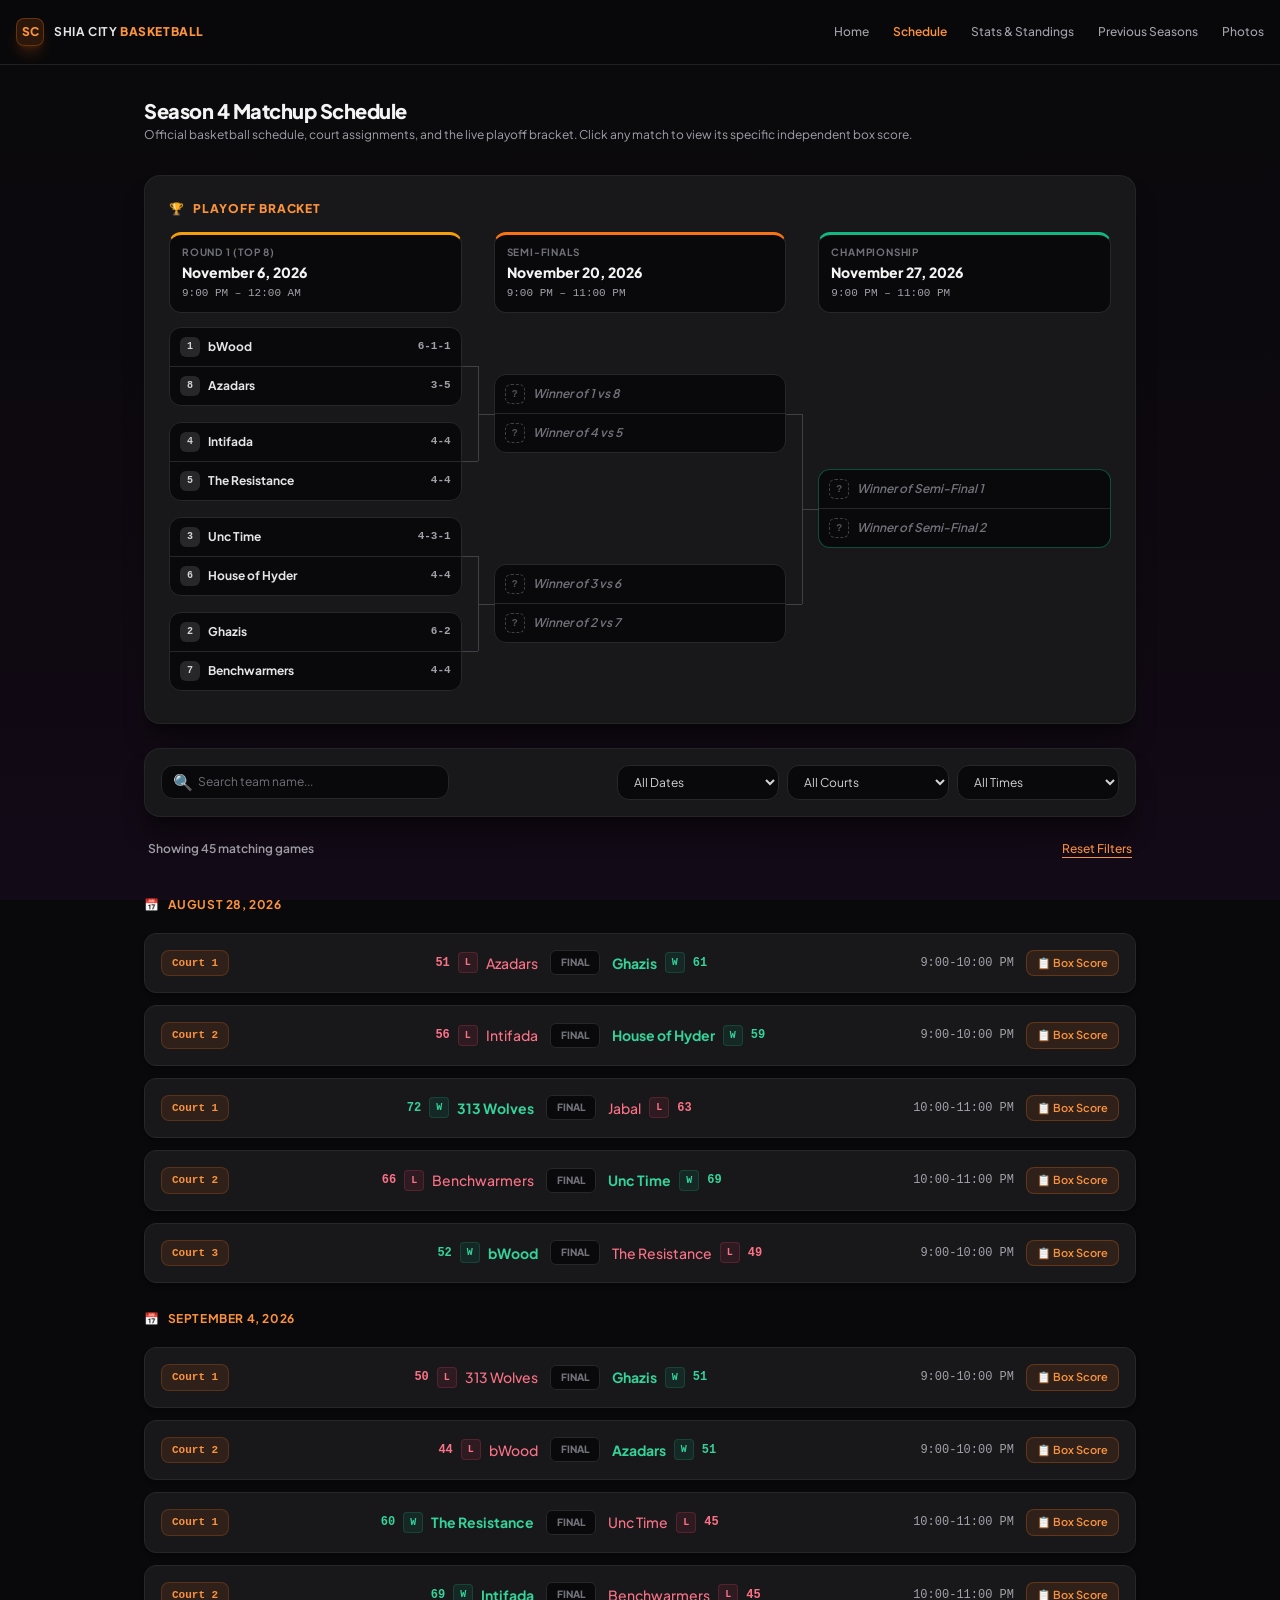
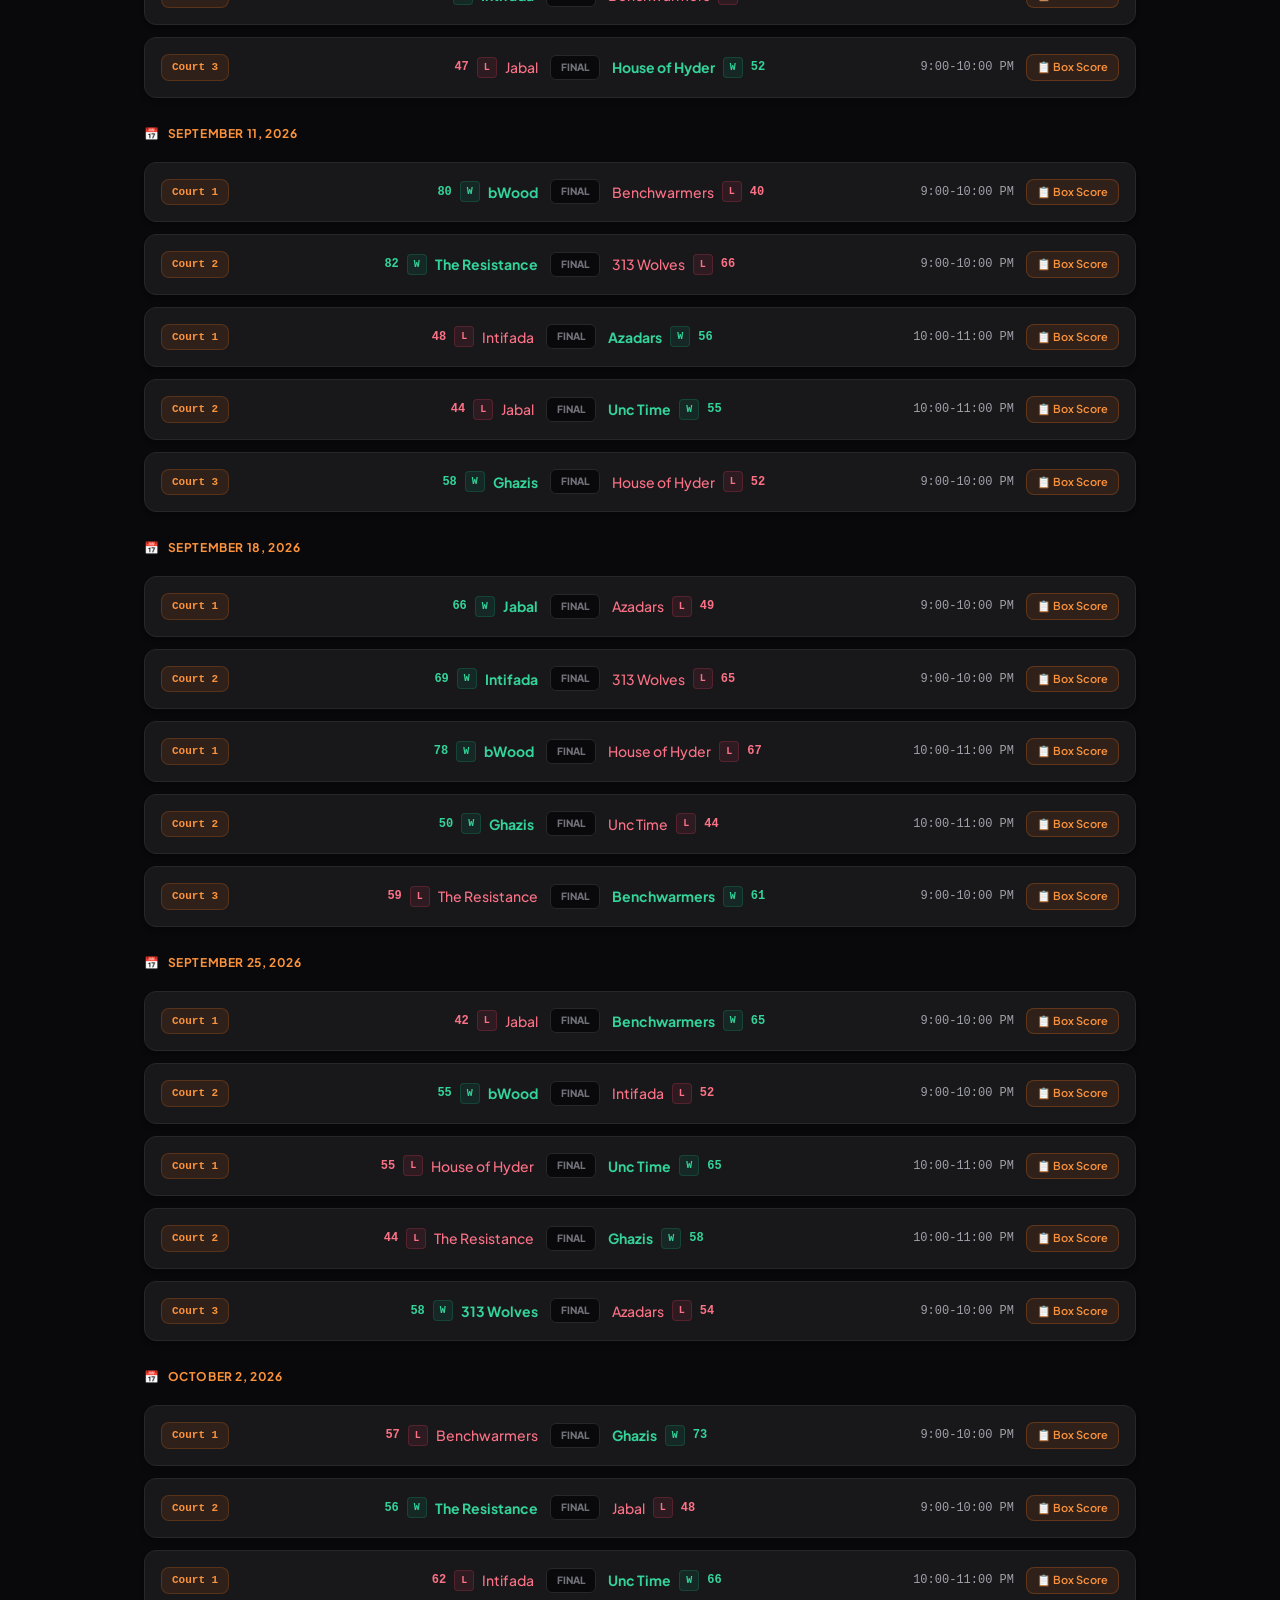
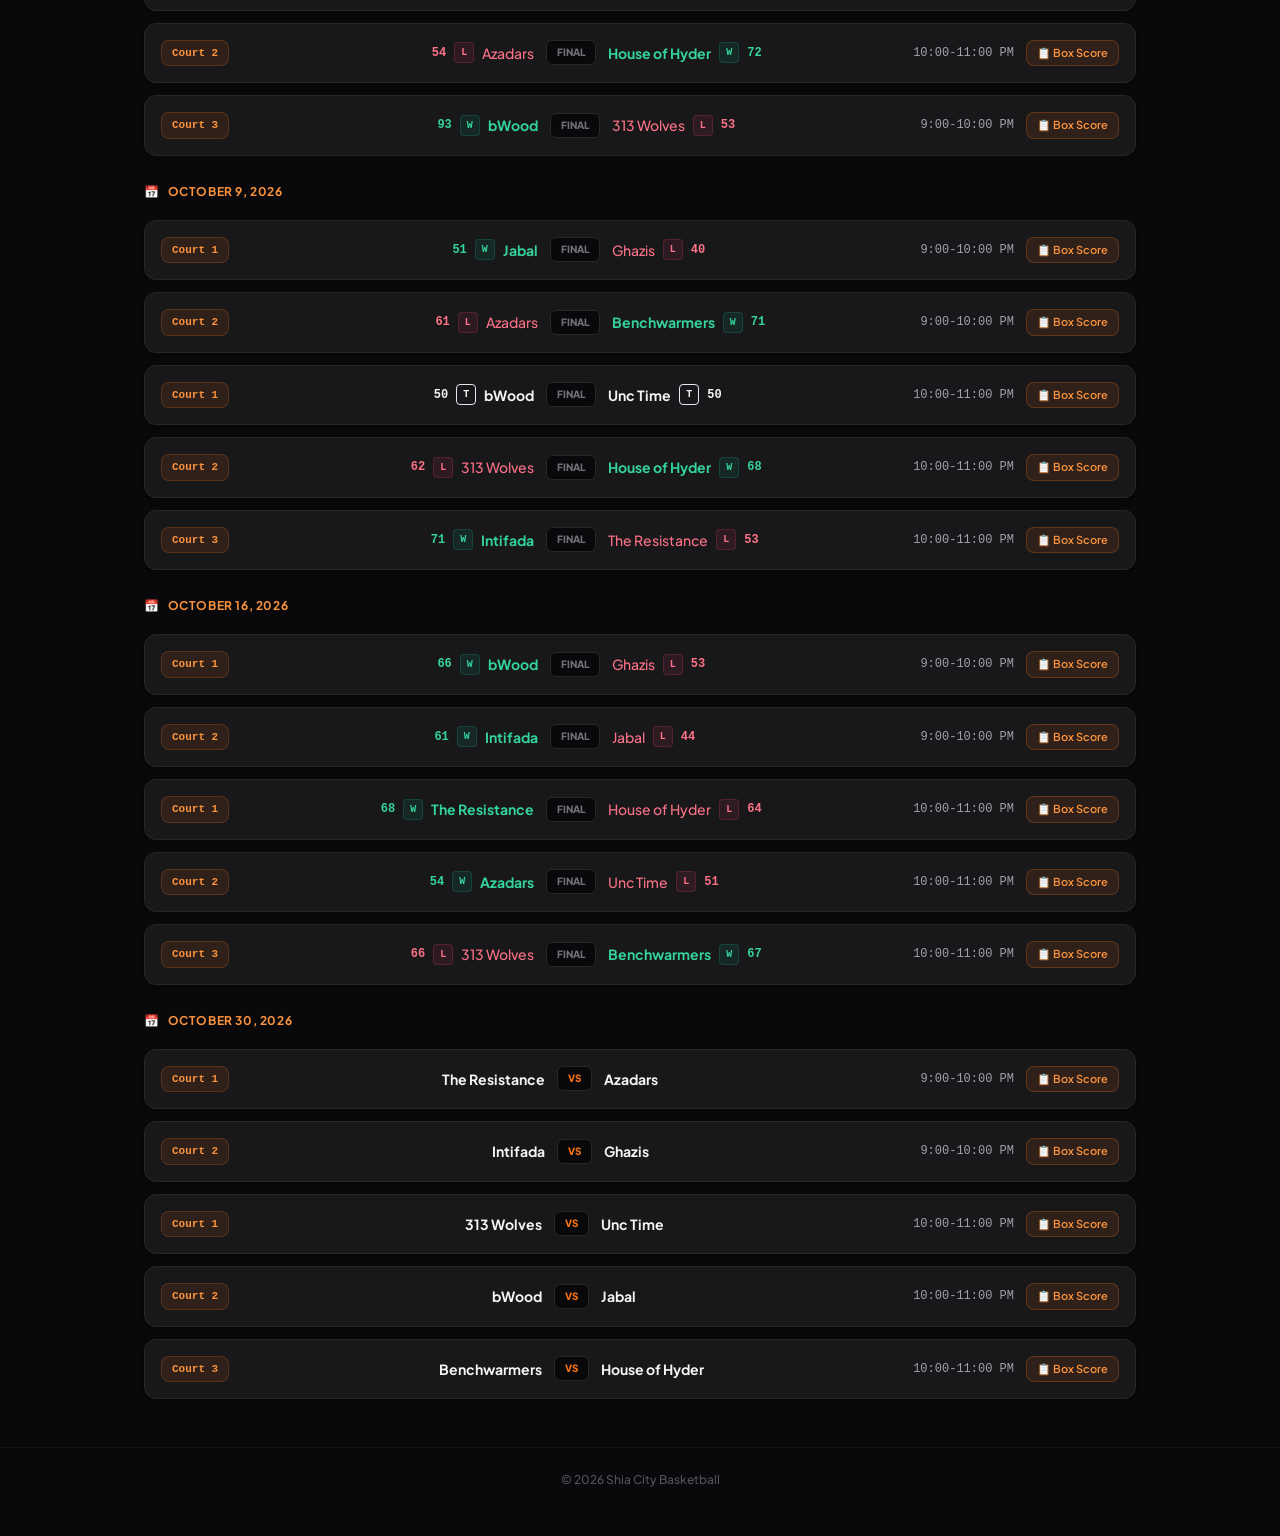
<file: schedule/index.html>
<!DOCTYPE html>
<html lang="en">
<head>
    <meta charset="UTF-8">
    <meta name="color-scheme" content="dark">
    <meta name="view-transition" content="same-origin">
    <meta name="viewport" content="width=device-width, initial-scale=1.0">
    <title>Shia City Season 4 Schedule Hub</title>
    <!-- Tailwind CSS -->
    <link rel="stylesheet" href="../assets/css/styles.css">
    <style>
        body { 
            font-family: 'Plus Jakarta Sans', sans-serif; 
            background: linear-gradient(to bottom, #09090b, #0d090f, #130a17);
            background-attachment: fixed;
        }
        ::-webkit-scrollbar { width: 5px; height: 5px; }
        ::-webkit-scrollbar-track { background: transparent; }
        ::-webkit-scrollbar-thumb { background: #27272a; border-radius: 9999px; }
        ::-webkit-scrollbar-thumb:hover { background: #3f3f46; }

        @keyframes pulse-glow {
            0%, 100% { opacity: 0.25; transform: scale(1); }
            50% { opacity: 0.45; transform: scale(1.03); }
        }
        .animate-pulse-glow {
            animation: pulse-glow 5s ease-in-out infinite;
        }
    </style>
</head>
<body class="bg-[#09090b] text-zinc-100 min-h-screen selection:bg-orange-500 selection:text-white pb-12 flex flex-col justify-between">
    <script src="../assets/js/historical-data.js"></script>
    <script src="../assets/js/player-modal.js"></script>
    <div id="app-content">

    <!-- Top Navigation Bar -->
    <header class="border-b border-zinc-800/80 sticky top-0 z-30 bg-[#09090b]/85 backdrop-blur-xl">
        <div class="max-w-7xl mx-auto px-4 h-16 flex justify-between items-center">
            <!-- Brand Logo -->
            <div class="flex items-center gap-2.5">
                <div class="w-7 h-7 rounded-lg bg-orange-500/15 border border-orange-500/30 flex items-center justify-center text-orange-400 font-black text-xs shadow-lg shadow-orange-500/20">SC</div>
                <span class="text-xs font-bold tracking-wider text-zinc-200 uppercase">Shia City <span class="text-orange-400 font-extrabold">Basketball</span></span>
            </div>

            <!-- Desktop Navigation Links -->
            <nav class="hidden md:flex items-center gap-6 text-xs font-medium text-zinc-400">
                <a href="../" class="hover:text-zinc-100 transition">Home</a>
                <a href="../schedule/" class="text-orange-400 font-semibold">Schedule</a>
                <a href="../stats/" class="hover:text-zinc-100 transition">Stats & Standings</a>
                <a href="../previousseasons/" class="hover:text-zinc-100 transition">Previous Seasons</a>
                <a href="../photos/" class="hover:text-zinc-100 transition">Photos</a>
            </nav>

            <!-- Mobile Hamburger Button -->
            <button id="mobileMenuBtn" class="md:hidden text-zinc-300 hover:text-white focus:outline-none p-1">
                <svg class="w-6 h-6" fill="none" stroke="currentColor" viewBox="0 0 24 24">
                    <path stroke-linecap="round" stroke-linejoin="round" stroke-width="2" d="M4 6h16M4 12h16M4 18h16"></path>
                </svg>
            </button>
        </div>

        <!-- Mobile Dropdown Menu -->
        <div id="mobileMenu" class="hidden md:hidden px-4 pb-4 pt-2 border-t border-zinc-800/80 bg-[#09090b]/95 backdrop-blur-xl flex flex-col space-y-3 text-xs font-medium text-zinc-400">
            <a href="../" class="hover:text-zinc-100 transition py-1">Home</a>
            <a href="../schedule/" class="text-orange-400 font-semibold py-1">Schedule</a>
            <a href="../stats/" class="hover:text-zinc-100 transition py-1">Stats & Standings</a>
            <a href="../previousseasons/" class="hover:text-zinc-100 transition py-1">Previous Seasons</a>
            <a href="../photos/" class="hover:text-zinc-100 transition py-1">Photos</a>
        </div>
    </header>

    <main class="max-w-5xl mx-auto px-4 mt-8 flex flex-col gap-6">

        <!-- Page Header -->
        <div class="flex flex-col sm:flex-row justify-between items-start sm:items-center gap-4 pb-2">
            <div>
                <h1 class="text-xl font-extrabold tracking-tight text-zinc-100">Season 4 Matchup Schedule</h1>
                <p class="text-xs text-zinc-400 mt-0.5">Official basketball schedule, court assignments, and the live playoff bracket. Click any match to view its specific independent box score.</p>
            </div>
        </div>

        <!-- Live Playoff Bracket (rendered from the current standings) -->
        <div class="bg-zinc-900 border border-zinc-800/80 rounded-2xl p-6 shadow-xl shadow-black/40 backdrop-blur-sm flex flex-col gap-4">
            <div id="playoff-bracket" class="pb-root" aria-label="Playoff bracket"></div>
        </div>

        <!-- Advanced Filter Toolbar -->
        <div class="bg-zinc-900 border border-zinc-800/80 rounded-2xl p-4 shadow-xl shadow-black/40 backdrop-blur-sm flex flex-col md:flex-row gap-3 items-center justify-between">
            <div class="relative w-full md:w-72">
                <span class="absolute inset-y-0 left-0 flex items-center pl-3 pointer-events-none text-zinc-400">🔍</span>
                <input type="text" id="filter-team" oninput="applyFilters()" placeholder="Search team name..." 
                    class="w-full bg-zinc-950 border border-zinc-800 rounded-xl pl-9 pr-4 py-2 text-xs text-zinc-200 placeholder-zinc-500 focus:outline-none focus:border-orange-500 transition">
            </div>

            <div class="grid grid-cols-3 gap-2 w-full md:w-auto">
                <select id="filter-date" onchange="applyFilters()" class="bg-zinc-950 border border-zinc-800 rounded-xl px-3 py-2 text-xs text-zinc-300 focus:outline-none focus:border-orange-500 transition cursor-pointer">
                    <option value="">All Dates</option>
                </select>

                <select id="filter-court" onchange="applyFilters()" class="bg-zinc-950 border border-zinc-800 rounded-xl px-3 py-2 text-xs text-zinc-300 focus:outline-none focus:border-orange-500 transition cursor-pointer">
                    <option value="">All Courts</option>
                    <option value="Court 1">Court 1</option>
                    <option value="Court 2">Court 2</option>
                    <option value="Court 3">Court 3</option>
                </select>

                <select id="filter-time" onchange="applyFilters()" class="bg-zinc-950 border border-zinc-800 rounded-xl px-3 py-2 text-xs text-zinc-300 focus:outline-none focus:border-orange-500 transition cursor-pointer">
                    <option value="">All Times</option>
                    <option value="9:00-10:00 PM">9:00-10:00 PM</option>
                    <option value="10:00-11:00 PM">10:00-11:00 PM</option>
                </select>
            </div>
        </div>

        <div class="flex justify-between items-center px-1">
            <span id="result-count" class="text-xs font-semibold text-zinc-400">Showing all matchups</span>
            <button onclick="resetFilters()" class="text-xs text-orange-400 hover:text-orange-300 font-medium transition underline underline-offset-4">Reset Filters</button>
        </div>

        <div id="games-container" class="flex flex-col gap-3"></div>

    </main>

    <!-- Box Score Modal -->
    <div id="boxscore-modal" class="fixed inset-0 z-50 bg-black/80 backdrop-blur-sm hidden flex items-center justify-center p-4 overflow-y-auto">
        <div class="bg-[#121214] border border-zinc-800/80 rounded-2xl max-w-3xl w-full max-h-[90vh] flex flex-col shadow-2xl overflow-hidden">
            <div class="p-5 border-b border-zinc-800/80 flex justify-between items-start bg-[#121214]">
                <div>
                    <h2 id="modal-match-title" class="text-sm font-extrabold text-orange-400 tracking-wider uppercase">TEAM VS TEAM</h2>
                    <p class="text-[11px] text-zinc-400 mt-0.5" id="modal-match-subtitle">Date | Court</p>
                </div>
                <button onclick="closeBoxScoreModal()" class="w-7 h-7 rounded-xl bg-zinc-800/60 flex items-center justify-center text-zinc-400 hover:text-white font-bold text-xs transition">✕</button>
            </div>

            <div class="p-6 overflow-y-auto flex flex-col gap-6 bg-[#121214]">
                <div class="flex flex-col gap-3">
                    <div class="flex justify-between items-center bg-[#18181b] border border-zinc-800/80 rounded-xl px-4 py-3">
                        <h3 id="modal-team1-name" class="text-xs font-bold text-orange-400 uppercase tracking-wider">TEAM 1</h3>
                        <span id="modal-team1-score-badge" class="text-[11px] font-bold px-3 py-1 rounded-lg border font-mono">Final Score: -</span>
                    </div>
                    <div class="overflow-x-auto">
                        <table class="w-full text-left border-collapse">
                            <thead>
                                <tr class="text-[10px] font-bold text-zinc-500 uppercase border-b border-zinc-800/60">
                                    <th class="pb-2.5 px-3">PLAYER</th>
                                    <th class="pb-2.5 px-3 text-center">PTS</th>
                                    <th class="pb-2.5 px-3 text-center">REB</th>
                                    <th class="pb-2.5 px-3 text-center">STL</th>
                                    <th class="pb-2.5 px-3 text-center">BLK</th>
                                    <th class="pb-2.5 px-3 text-center">3PM</th>
                                </tr>
                            </thead>
                            <tbody id="team1-players-table" class="divide-y divide-zinc-800/40 text-xs font-medium text-zinc-200"></tbody>
                        </table>
                    </div>
                </div>

                <div class="flex flex-col gap-3 pt-2">
                    <div class="flex justify-between items-center bg-[#18181b] border border-zinc-800/80 rounded-xl px-4 py-3">
                        <h3 id="modal-team2-name" class="text-xs font-bold text-orange-400 uppercase tracking-wider">TEAM 2</h3>
                        <span id="modal-team2-score-badge" class="text-[11px] font-bold px-3 py-1 rounded-lg border font-mono">Final Score: -</span>
                    </div>
                    <div class="overflow-x-auto">
                        <table class="w-full text-left border-collapse">
                            <thead>
                                <tr class="text-[10px] font-bold text-zinc-500 uppercase border-b border-zinc-800/60">
                                    <th class="pb-2.5 px-3">PLAYER</th>
                                    <th class="pb-2.5 px-3 text-center">PTS</th>
                                    <th class="pb-2.5 px-3 text-center">REB</th>
                                    <th class="pb-2.5 px-3 text-center">STL</th>
                                    <th class="pb-2.5 px-3 text-center">BLK</th>
                                    <th class="pb-2.5 px-3 text-center">3PM</th>
                                </tr>
                            </thead>
                            <tbody id="team2-players-table" class="divide-y divide-zinc-800/40 text-xs font-medium text-zinc-200"></tbody>
                        </table>
                    </div>
                </div>
            </div>
        </div>
    </div>

    <footer class="text-center text-xs text-zinc-600 mt-12 border-t border-zinc-900/80 pt-6 font-medium">
        © 2026 Shia City Basketball
    </footer>

    <!-- Mobile Menu Toggle Script -->
    <script>
(function() {

        document.getElementById('mobileMenuBtn').addEventListener('click', () => {
            const menu = document.getElementById('mobileMenu');
            menu.classList.toggle('hidden');
        });
    
})();
</script>

    <script>
(function() {
    window.applyFilters = applyFilters;
    window.closeBoxScoreModal = closeBoxScoreModal;
    window.resetFilters = resetFilters;

        const rawSchedule = [
            {
                date: "August 28, 2026",
                games: [
                    { time: "9:00-10:00 PM", court: "Court 1", team1: "Azadars", team2: "Ghazis", s1: 62, s2: 68 },
                    { time: "9:00-10:00 PM", court: "Court 2", team1: "Intifada", team2: "House of Hyder", s1: 70, s2: 30 },
                    { time: "10:00-11:00 PM", court: "Court 1", team1: "313 Wolves", team2: "Jabal", s1: 62, s2: 45 },
                    { time: "10:00-11:00 PM", court: "Court 2", team1: "Benchwarmers", team2: "Unc Time", s1: 59, s2: 63 },
                    { time: "9:00-10:00 PM", court: "Court 3", team1: "bWood", team2: "The Resistance", s1: 23, s2: 60 }
                ]
            },
            {
                date: "September 4, 2026",
                games: [
                    { time: "9:00-10:00 PM", court: "Court 1", team1: "313 Wolves", team2: "Ghazis", s1: null, s2: null },
                    { time: "9:00-10:00 PM", court: "Court 2", team1: "bWood", team2: "Azadars", s1: null, s2: null },
                    { time: "10:00-11:00 PM", court: "Court 1", team1: "The Resistance", team2: "Unc Time", s1: null, s2: null },
                    { time: "10:00-11:00 PM", court: "Court 2", team1: "Intifada", team2: "Benchwarmers", s1: null, s2: null },
                    { time: "9:00-10:00 PM", court: "Court 3", team1: "Jabal", team2: "House of Hyder", s1: null, s2: null }
                ]
            },
            {
                date: "September 11, 2026",
                games: [
                    { time: "9:00-10:00 PM", court: "Court 1", team1: "bWood", team2: "Benchwarmers", s1: null, s2: null },
                    { time: "9:00-10:00 PM", court: "Court 2", team1: "The Resistance", team2: "313 Wolves", s1: null, s2: null },
                    { time: "10:00-11:00 PM", court: "Court 1", team1: "Intifada", team2: "Azadars", s1: null, s2: null },
                    { time: "10:00-11:00 PM", court: "Court 2", team1: "Jabal", team2: "Unc Time", s1: null, s2: null },
                    { time: "9:00-10:00 PM", court: "Court 3", team1: "Ghazis", team2: "House of Hyder", s1: null, s2: null }
                ]
            },
            {
                date: "September 18, 2026",
                games: [
                    { time: "9:00-10:00 PM", court: "Court 1", team1: "Jabal", team2: "Azadars", s1: null, s2: null },
                    { time: "9:00-10:00 PM", court: "Court 2", team1: "Intifada", team2: "313 Wolves", s1: null, s2: null },
                    { time: "10:00-11:00 PM", court: "Court 1", team1: "bWood", team2: "House of Hyder", s1: null, s2: null },
                    { time: "10:00-11:00 PM", court: "Court 2", team1: "Ghazis", team2: "Unc Time", s1: null, s2: null },
                    { time: "9:00-10:00 PM", court: "Court 3", team1: "The Resistance", team2: "Benchwarmers", s1: null, s2: null }
                ]
            },
            {
                date: "September 25, 2026",
                games: [
                    { time: "9:00-10:00 PM", court: "Court 1", team1: "Jabal", team2: "Benchwarmers", s1: null, s2: null },
                    { time: "9:00-10:00 PM", court: "Court 2", team1: "bWood", team2: "Intifada", s1: null, s2: null },
                    { time: "10:00-11:00 PM", court: "Court 1", team1: "House of Hyder", team2: "Unc Time", s1: null, s2: null },
                    { time: "10:00-11:00 PM", court: "Court 2", team1: "The Resistance", team2: "Ghazis", s1: null, s2: null },
                    { time: "9:00-10:00 PM", court: "Court 3", team1: "313 Wolves", team2: "Azadars", s1: null, s2: null }
                ]
            },
            {
                date: "October 2, 2026",
                games: [
                    { time: "9:00-10:00 PM", court: "Court 1", team1: "Benchwarmers", team2: "Ghazis", s1: null, s2: null },
                    { time: "9:00-10:00 PM", court: "Court 2", team1: "The Resistance", team2: "Jabal", s1: null, s2: null },
                    { time: "10:00-11:00 PM", court: "Court 1", team1: "Intifada", team2: "Unc Time", s1: null, s2: null },
                    { time: "10:00-11:00 PM", court: "Court 2", team1: "Azadars", team2: "House of Hyder", s1: null, s2: null },
                    { time: "9:00-10:00 PM", court: "Court 3", team1: "bWood", team2: "313 Wolves", s1: null, s2: null }
                ]
            },
            {
                date: "October 9, 2026",
                games: [
                    { time: "9:00-10:00 PM", court: "Court 1", team1: "Jabal", team2: "Ghazis", s1: null, s2: null },
                    { time: "9:00-10:00 PM", court: "Court 2", team1: "Azadars", team2: "Benchwarmers", s1: null, s2: null },
                    { time: "10:00-11:00 PM", court: "Court 1", team1: "bWood", team2: "Unc Time", s1: null, s2: null },
                    { time: "10:00-11:00 PM", court: "Court 2", team1: "313 Wolves", team2: "House of Hyder", s1: null, s2: null },
                    { time: "10:00-11:00 PM", court: "Court 3", team1: "Intifada", team2: "The Resistance", s1: null, s2: null }
                ]
            },
            {
                date: "October 16, 2026",
                games: [
                    { time: "9:00-10:00 PM", court: "Court 1", team1: "bWood", team2: "Ghazis", s1: null, s2: null },
                    { time: "9:00-10:00 PM", court: "Court 2", team1: "Intifada", team2: "Jabal", s1: null, s2: null },
                    { time: "10:00-11:00 PM", court: "Court 1", team1: "The Resistance", team2: "House of Hyder", s1: null, s2: null },
                    { time: "10:00-11:00 PM", court: "Court 2", team1: "Azadars", team2: "Unc Time", s1: null, s2: null },
                    { time: "10:00-11:00 PM", court: "Court 3", team1: "313 Wolves", team2: "Benchwarmers", s1: null, s2: null }
                ]
            },
            {
                date: "October 30, 2026",
                games: [
                    { time: "9:00-10:00 PM", court: "Court 1", team1: "The Resistance", team2: "Azadars", s1: null, s2: null },
                    { time: "9:00-10:00 PM", court: "Court 2", team1: "Intifada", team2: "Ghazis", s1: null, s2: null },
                    { time: "10:00-11:00 PM", court: "Court 1", team1: "313 Wolves", team2: "Unc Time", s1: null, s2: null },
                    { time: "10:00-11:00 PM", court: "Court 2", team1: "bWood", team2: "Jabal", s1: null, s2: null },
                    { time: "10:00-11:00 PM", court: "Court 3", team1: "Benchwarmers", team2: "House of Hyder", s1: null, s2: null }
                ]
            }
        ];

        let __cachedSchedule = null;
        let __cachedBoxScores = null;

        function cleanScheduleScores(parsed) {
            function cleanScore(val) {
                if (val === undefined || val === null) return null;
                let strVal = String(val).trim();
                if (strVal === '' || strVal === '-' || strVal.toLowerCase() === 'undefined' || strVal.toLowerCase() === 'nan') return null;
                let num = Number(strVal);
                return Number.isNaN(num) ? null : num;
            }
            parsed.forEach(week => {
                week.games.forEach(g => {
                    g.s1 = cleanScore(g.s1);
                    g.s2 = cleanScore(g.s2);
                });
            });
            return parsed;
        }

        async function loadGameData() {
            const storedSchedule = localStorage.getItem('shia_city_schedule');
            const storedBoxScores = localStorage.getItem('shia_city_game_boxscores');

            if (storedSchedule || storedBoxScores) {
                try {
                    __cachedSchedule = storedSchedule ? cleanScheduleScores(JSON.parse(storedSchedule)) : null;
                } catch (e) {
                    __cachedSchedule = null;
                }
                __cachedBoxScores = storedBoxScores ? JSON.parse(storedBoxScores) : {};
                return;
            }

            try {
                const res = await fetch(`../data.json?t=${Date.now()}`, { cache: 'no-store' });
                if (res.ok) {
                    const json = await res.json();
                    __cachedSchedule = json.schedule ? cleanScheduleScores(json.schedule) : null;
                    __cachedBoxScores = json.boxScores || {};
                    return;
                }
            } catch (e) {
                console.warn('data.json not found, falling back to built-in default schedule.', e);
            }

            __cachedSchedule = null;
            __cachedBoxScores = {};
        }

        function getScheduleData() {
            return __cachedSchedule || rawSchedule;
        }

        function getStoredGameBoxScores() {
            return __cachedBoxScores || {};
        }

        let scheduleData = null;

        function exportStandingsToLocalStorage() {
            let teamStats = {};
            scheduleData.forEach(week => {
                week.games.forEach(g => {
                    let s1 = Number(g.s1);
                    let s2 = Number(g.s2);
                    let hasValidScore = (g.s1 !== null && g.s2 !== null && !isNaN(s1) && !isNaN(s2) && g.s1 !== '' && g.s2 !== '');
                    
                    if (hasValidScore) {
                        if (!teamStats[g.team1]) teamStats[g.team1] = { wins: 0, losses: 0, ties: 0, ptsFor: 0, ptsAgainst: 0, diff: 0 };
                        if (!teamStats[g.team2]) teamStats[g.team2] = { wins: 0, losses: 0, ties: 0, ptsFor: 0, ptsAgainst: 0, diff: 0 };

                        teamStats[g.team1].ptsFor += s1;
                        teamStats[g.team1].ptsAgainst += s2;
                        teamStats[g.team1].diff += (s1 - s2);

                        teamStats[g.team2].ptsFor += s2;
                        teamStats[g.team2].ptsAgainst += s1;
                        teamStats[g.team2].diff += (s2 - s1);

                        if (s1 > s2) {
                            teamStats[g.team1].wins++;
                            teamStats[g.team2].losses++;
                        } else if (s2 > s1) {
                            teamStats[g.team2].wins++;
                            teamStats[g.team1].losses++;
                        } else {
                            // equal scores = tie (counts as half a win in win %)
                            teamStats[g.team1].ties++;
                            teamStats[g.team2].ties++;
                        }
                    }
                });
            });
            localStorage.setItem('shia_city_team_stats', JSON.stringify(teamStats));
        }

        function initDateDropdown() {
            const select = document.getElementById('filter-date');
            scheduleData.forEach(week => {
                let opt = document.createElement('option');
                opt.value = week.date;
                opt.innerText = week.date;
                select.appendChild(opt);
            });
        }

        function applyFilters() {
            const teamQuery = document.getElementById('filter-team').value.toLowerCase().trim();
            const dateQuery = document.getElementById('filter-date').value;
            const courtQuery = document.getElementById('filter-court').value;
            const timeQuery = document.getElementById('filter-time').value;

            const container = document.getElementById('games-container');
            container.innerHTML = '';

            let totalMatches = 0;

            scheduleData.forEach((week, wIdx) => {
                if (dateQuery && week.date !== dateQuery) return;

                let filteredGamesWithIndices = [];
                week.games.forEach((game, gIdx) => {
                    let matchTeam = !teamQuery || game.team1.toLowerCase().includes(teamQuery) || game.team2.toLowerCase().includes(teamQuery);
                    let matchCourt = !courtQuery || game.court === courtQuery;
                    let matchTime = !timeQuery || game.time === timeQuery;
                    if (matchTeam && matchCourt && matchTime) {
                        filteredGamesWithIndices.push({ game, gIdx });
                    }
                });

                if (filteredGamesWithIndices.length > 0) {
                    let dateHeader = document.createElement('div');
                    dateHeader.className = "text-xs font-bold text-orange-400 tracking-wider uppercase mt-4 mb-2 flex items-center gap-2";
                    dateHeader.innerHTML = `<span>📅</span> ${week.date}`;
                    container.appendChild(dateHeader);

                    filteredGamesWithIndices.forEach(({ game, gIdx }) => {
                        totalMatches++;
                        let card = document.createElement('div');
                        card.className = "bg-zinc-900 border border-zinc-800 hover:border-orange-500/50 transition rounded-xl p-4 flex flex-col sm:flex-row justify-between items-start sm:items-center gap-3 shadow-md cursor-pointer";
                        card.onclick = () => openBoxScore(wIdx, gIdx);
                        
                        let hasScore = (game.s1 !== null && game.s2 !== null);
                        let centerBadgeHTML = '';
                        let team1DisplayHTML = '';
                        let team2DisplayHTML = '';

                        if (hasScore) {
                            let s1 = game.s1;
                            let s2 = game.s2;
                            let t1Win = s1 > s2;
                            let t2Win = s2 > s1;
                            let isTie = (s1 === s2);
                            const tieBadge = `<span class="bg-amber-500/10 text-amber-400 border border-amber-500/20 text-[10px] px-1.5 py-0.5 rounded font-mono font-bold">T</span>`;

                            let t1Color = t1Win ? 'text-emerald-400 font-bold' : (t2Win ? 'text-rose-400 font-medium' : 'text-zinc-100 font-bold');
                            let t1Badge = t1Win ? `<span class="bg-emerald-500/10 text-emerald-400 border border-emerald-500/20 text-[10px] px-1.5 py-0.5 rounded font-mono font-bold">W</span>` : (t2Win ? `<span class="bg-rose-500/10 text-rose-400 border border-rose-500/20 text-[10px] px-1.5 py-0.5 rounded font-mono font-bold">L</span>` : (isTie ? tieBadge : ''));

                            let t2Color = t2Win ? 'text-emerald-400 font-bold' : (t1Win ? 'text-rose-400 font-medium' : 'text-zinc-100 font-bold');
                            let t2Badge = t2Win ? `<span class="bg-emerald-500/10 text-emerald-400 border border-emerald-500/20 text-[10px] px-1.5 py-0.5 rounded font-mono font-bold">W</span>` : (t1Win ? `<span class="bg-rose-500/10 text-rose-400 border border-rose-500/20 text-[10px] px-1.5 py-0.5 rounded font-mono font-bold">L</span>` : (isTie ? tieBadge : ''));

                            team1DisplayHTML = `
                                <div class="flex items-center justify-end gap-2 w-[42%]">
                                    <span class="text-xs font-mono font-semibold ${t1Color}">${s1}</span>
                                    ${t1Badge}
                                    <span class="${t1Color} text-sm truncate" title="${game.team1}">${game.team1}</span>
                                </div>
                            `;

                            team2DisplayHTML = `
                                <div class="flex items-center justify-start gap-2 w-[42%]">
                                    <span class="${t2Color} text-sm truncate" title="${game.team2}">${game.team2}</span>
                                    ${t2Badge}
                                    <span class="text-xs font-mono font-semibold ${t2Color}">${s2}</span>
                                </div>
                            `;

                            centerBadgeHTML = `<span class="text-zinc-500 font-extrabold text-[10px] bg-zinc-950 px-2.5 py-1 rounded-md border border-zinc-800">FINAL</span>`;
                        } else {
                            team1DisplayHTML = `<span class="font-bold text-zinc-100 text-sm text-right w-[42%] truncate" title="${game.team1}">${game.team1}</span>`;
                            team2DisplayHTML = `<span class="font-bold text-zinc-100 text-sm w-[42%] truncate" title="${game.team2}">${game.team2}</span>`;
                            centerBadgeHTML = `<span class="text-orange-500 font-extrabold text-[10px] bg-zinc-950 px-2.5 py-1 rounded-md border border-zinc-800">VS</span>`;
                        }

                        card.innerHTML = `
                            <div class="flex items-center gap-3 w-full sm:w-auto justify-between sm:justify-start">
                                <span class="bg-orange-500/10 text-orange-400 font-mono text-[11px] px-2.5 py-1 rounded-lg border border-orange-500/20 font-semibold">${game.court}</span>
                                <div class="flex items-center gap-2 sm:hidden">
                                    <span class="text-zinc-400 text-xs font-medium">${game.time}</span>
                                    <span class="flex items-center justify-center w-6 h-6 text-orange-400 bg-orange-500/10 border border-orange-500/20 rounded-lg text-[11px]" title="Tap to view box score">📋</span>
                                </div>
                            </div>
                            
                            <div class="flex items-center justify-center gap-3 flex-1 w-full sm:w-auto my-1 sm:my-0">
                                ${team1DisplayHTML}
                                ${centerBadgeHTML}
                                ${team2DisplayHTML}
                            </div>

                            <div class="hidden sm:flex items-center gap-3 text-right">
                                <span class="text-zinc-400 font-mono text-xs font-medium">${game.time}</span>
                                <span class="text-[11px] font-semibold text-orange-400 hover:text-orange-300 bg-orange-500/10 px-2.5 py-1 rounded-lg border border-orange-500/25 transition">📋 Box Score</span>
                            </div>
                        `;
                        container.appendChild(card);
                    });
                }
            });

            document.getElementById('result-count').innerText = `Showing ${totalMatches} matching games`;
            if (totalMatches === 0) {
                container.innerHTML = `
                    <div class="bg-zinc-900/40 border border-zinc-800 rounded-2xl p-8 text-center text-zinc-500 text-xs italic">
                        No matches found matching your filters.
                    </div>
                `;
            }
        }

        function resetFilters() {
            document.getElementById('filter-team').value = '';
            document.getElementById('filter-date').value = '';
            document.getElementById('filter-court').value = '';
            document.getElementById('filter-time').value = '';
            applyFilters();
        }

        let currentModalWeek = null;
        let currentModalGame = null;

        function openBoxScore(wIdx, gIdx) {
            currentModalWeek = wIdx;
            currentModalGame = gIdx;

            const game = scheduleData[wIdx].games[gIdx];
            const hasScore = (game.s1 !== null && game.s2 !== null);

            document.getElementById('modal-match-title').innerText = `${game.team1} VS ${game.team2}`;
            document.getElementById('modal-match-subtitle').innerText = `${scheduleData[wIdx].date} | ${game.court} (${game.time})`;

            document.getElementById('modal-team1-name').innerText = game.team1.toUpperCase();
            document.getElementById('modal-team2-name').innerText = game.team2.toUpperCase();

            const t1Badge = document.getElementById('modal-team1-score-badge');
            const t2Badge = document.getElementById('modal-team2-score-badge');

            if (hasScore) {
                const isTie = (game.s1 === game.s2);
                const tieCls = 'bg-amber-500/10 text-amber-400 border-amber-500/20';
                let t1Win = game.s1 > game.s2;
                t1Badge.className = `text-[11px] font-bold px-3 py-1 rounded-lg border font-mono ${isTie ? tieCls : (t1Win ? 'bg-emerald-500/10 text-emerald-400 border-emerald-500/20' : 'bg-rose-500/10 text-rose-400 border-rose-500/20')}`;
                t1Badge.innerText = `Final Score: ${game.s1}`;
                t1Badge.style.display = 'inline-block';

                let t2Win = game.s2 > game.s1;
                t2Badge.className = `text-[11px] font-bold px-3 py-1 rounded-lg border font-mono ${isTie ? tieCls : (t2Win ? 'bg-emerald-500/10 text-emerald-400 border-emerald-500/20' : 'bg-rose-500/10 text-rose-400 border-rose-500/20')}`;
                t2Badge.innerText = `Final Score: ${game.s2}`;
                t2Badge.style.display = 'inline-block';
            } else {
                t1Badge.style.display = 'none';
                t2Badge.style.display = 'none';
            }

            renderTeamPlayersInModal('team1-players-table', game.team1, wIdx, gIdx);
            renderTeamPlayersInModal('team2-players-table', game.team2, wIdx, gIdx);

            document.getElementById('boxscore-modal').classList.remove('hidden');
        }

        function closeBoxScoreModal() {
            document.getElementById('boxscore-modal').classList.add('hidden');
        }

        function renderTeamPlayersInModal(tableId, teamName, wIdx, gIdx) {
            const tbody = document.getElementById(tableId);
            tbody.innerHTML = '';

            const defaultLeagueData = [
                {
                    teamName: "Intifada",
                    players: [
                        { name: "Hussan Ali", role: "Captain" }, { name: "Ayaz Haider", role: "Player" },
                        { name: "Hasan Ahmad", role: "Player" }, { name: "Mohammad Naqvi", role: "Player" },
                        { name: "Hyder Khan", role: "Player" }, { name: "Shayan Jafri", role: "Player" }
                    ]
                },
                {
                    teamName: "bWood",
                    players: [
                        { name: "Ali Abbas Naqvi", role: "Captain" }, { name: "Hadi Naqvi", role: "Player" },
                        { name: "Syed Noeshare", role: "Player" }, { name: "Asim Abidi", role: "Player" },
                        { name: "Abbas Naqvi", role: "Player" }, { name: "Zeeshan Hussain", role: "Player" }
                    ]
                },
                {
                    teamName: "House of Hyder",
                    players: [
                        { name: "Zain Jafri", role: "Captain" }, { name: "Mohsin Jaffery", role: "Player" },
                        { name: "Imran Zaidi", role: "Player" }, { name: "Mohammad Zaidi", role: "Player" },
                        { name: "Abbas Syed", role: "Player" }, { name: "Hussain Shah", role: "Player" }
                    ]
                },
                {
                    teamName: "Unc Time",
                    players: [
                        { name: "Imran Ladak", role: "Captain" }, { name: "Ali Ladak", role: "Player" },
                        { name: "Hussain Khan", role: "Player" }, { name: "Ameer Abidi", role: "Player" },
                        { name: "Muiz Hashmi", role: "Player" }, { name: "Abbas Khan", role: "Player" }
                    ]
                },
                {
                    teamName: "Ghazis",
                    players: [
                        { name: "Syed Daniyal", role: "Captain" }, { name: "Abbas Aslam", role: "Player" },
                        { name: "Syed Ale Hassan", role: "Player" }, { name: "Jawad Naqvi", role: "Player" },
                        { name: "Irtaza Hassan", role: "Player" }, { name: "Ali Asghar Rizvi", role: "Player" }
                    ]
                },
                {
                    teamName: "Jabal",
                    players: [
                        { name: "Danesh Jafri", role: "Captain" }, { name: "Adil Abidi", role: "Player" },
                        { name: "Ali Abidi", role: "Player" }, { name: "Asoo Rizvi", role: "Player" },
                        { name: "Zain Ali Shah", role: "Player" }, { name: "Abbas Rizvi", role: "Player" }
                    ]
                },
                {
                    teamName: "The Resistance",
                    players: [
                        { name: "Mo Naqvi", role: "Captain" }, { name: "Zulfiqar Rizvi", role: "Player" },
                        { name: "Ammad Mehdi", role: "Player" }, { name: "Hani Zahid", role: "Player" },
                        { name: "Shan Ali", role: "Player" }, { name: "Turab Hussain", role: "Player" }
                    ]
                },
                {
                    teamName: "Benchwarmers",
                    players: [
                        { name: "Hasnain Zaidi", role: "Captain" }, { name: "Turab Kazim", role: "Player" },
                        { name: "AJ Hussain", role: "Player" }, { name: "Tamseel Raza", role: "Player" },
                        { name: "Zain Hussain", role: "Player" }, { name: "Kumail Jafri", role: "Player" }
                    ]
                },
                {
                    teamName: "Azadars",
                    players: [
                        { name: "Ali Zaidi", role: "Captain" }, { name: "Murtaza Hussain", role: "Player" },
                        { name: "Hashim Shah", role: "Player" }, { name: "Rehan Azam", role: "Player" },
                        { name: "Mohammad Shigri", role: "Player" }, { name: "Jazib Mustafa", role: "Player" }
                    ]
                },
                {
                    teamName: "313 Wolves",
                    players: [
                        { name: "Taqi Hussain", role: "Captain" }, { name: "Hamza Syed", role: "Player" },
                        { name: "Sibtain Raza", role: "Player" }, { name: "Ali Naqvi", role: "Player" },
                        { name: "Zain Ali", role: "Player" }, { name: "Khushnood Rizvi", role: "Player" }
                    ]
                }
            ];

            const storedLeague = localStorage.getItem('shia_city_league_data_v3');
            const leagueData = storedLeague ? JSON.parse(storedLeague) : defaultLeagueData;
            let teamObj = leagueData.find(t => t.teamName.toLowerCase() === teamName.toLowerCase());

            if (!teamObj || !teamObj.players) {
                tbody.innerHTML = `<tr><td colspan="6" class="py-4 text-center text-xs text-zinc-500 italic">No player stats available for this team.</td></tr>`;
                return;
            }

            const allBoxScores = getStoredGameBoxScores();
            const gameKey = `w${wIdx}_g${gIdx}`;
            const gameBox = allBoxScores[gameKey] || {};
            const teamBox = gameBox[teamName] || {};

            let html = '';
            teamObj.players.forEach(p => {
                let pStats = teamBox[p.name] || {};
                let ptsVal = (pStats.pts !== undefined && pStats.pts !== null && pStats.pts !== '') ? pStats.pts : '-';
                let rebVal = (pStats.reb !== undefined && pStats.reb !== null && pStats.reb !== '') ? pStats.reb : '-';
                let stlVal = (pStats.stl !== undefined && pStats.stl !== null && pStats.stl !== '') ? pStats.stl : '-';
                let blkVal = (pStats.blk !== undefined && pStats.blk !== null && pStats.blk !== '') ? pStats.blk : '-';
                let tpmVal = (pStats.tpm !== undefined && pStats.tpm !== null && pStats.tpm !== '') ? pStats.tpm : '-';

                html += `
                <tr class="hover:bg-zinc-900/40 transition">
                    <td class="py-3 px-3 text-xs font-semibold text-zinc-200">${p.name}</td>
                    <td class="py-3 px-3 text-center text-xs font-mono font-bold text-zinc-100">${ptsVal}</td>
                    <td class="py-3 px-3 text-center text-xs font-mono text-zinc-300">${rebVal}</td>
                    <td class="py-3 px-3 text-center text-xs font-mono text-zinc-300">${stlVal}</td>
                    <td class="py-3 px-3 text-center text-xs font-mono text-zinc-300">${blkVal}</td>
                    <td class="py-3 px-3 text-center text-xs font-mono text-zinc-300">${tpmVal}</td>
                </tr>`;
            });

            tbody.innerHTML = html;
        }


        // ===================== LIVE PLAYOFF BRACKET =====================
        // Edit these if the playoff dates/times change.
        const PLAYOFF_ROUNDS = [
            { label: 'Round 1 (Top 8)', date: 'November 6, 2026',  time: '9:00 PM – 12:00 AM', accent: '#f59e0b' },
            { label: 'Semi-Finals',     date: 'November 20, 2026', time: '9:00 PM – 11:00 PM', accent: '#f97316' },
            { label: 'Championship',    date: 'November 27, 2026', time: '9:00 PM – 11:00 PM', accent: '#10b981' }
        ];
        const PLAYOFF_SPOTS = 8;
        // Same team order as the roster lists (used only as the last-resort tiebreak, exactly like the stats page).
        const PLAYOFF_TEAM_ORDER = ['Intifada', 'bWood', 'House of Hyder', 'Unc Time', 'Ghazis', 'Jabal', 'The Resistance', 'Benchwarmers', 'Azadars', '313 Wolves'];

        // The bracket carries its own styling (instead of living in <head>) so it looks right however the page was loaded,
        // including when the site's router swaps this page in without applying its <head> styles.
        const PLAYOFF_BRACKET_CSS = `
        /* ---------- Playoff bracket ---------- */
        .pb-root { display: flex; flex-direction: column; gap: 14px; }
        .pb-head { display: flex; flex-wrap: wrap; align-items: center; justify-content: space-between; gap: 10px; }
        .pb-title { display: flex; align-items: center; gap: 8px; font-size: 12px; font-weight: 800; letter-spacing: .08em; text-transform: uppercase; color: #fb923c; }

        .pb-rounds { display: flex; align-items: stretch; gap: 32px; }
        .pb-round { flex: 1 1 0; min-width: 0; display: flex; flex-direction: column; }
        .pb-round-head { min-height: 74px; margin-bottom: 6px; padding: 10px 12px; background: #09090b; border: 1px solid #27272a; border-top: 3px solid var(--accent, #f97316); border-radius: 12px; }
        .pb-round-label { font-size: 10px; font-weight: 700; letter-spacing: .08em; text-transform: uppercase; color: #71717a; }
        .pb-round-date { margin-top: 2px; font-size: 14px; font-weight: 800; color: #f4f4f5; }
        .pb-round-time { margin-top: 2px; font-size: 11px; font-family: ui-monospace, SFMono-Regular, Menlo, monospace; color: #a1a1aa; }

        .pb-slots { flex: 1; display: flex; flex-direction: column; }
        .pb-slot { flex: 1; position: relative; display: flex; align-items: center; padding: 8px 0; }
        .pb-card { position: relative; width: 100%; background: #09090b; border: 1px solid #27272a; border-radius: 12px; }
        .pb-round-final .pb-card { border-color: rgba(16,185,129,.40); }

        /* connector lines: stub out of every slot, a vertical join on the first slot of each pair, and a stub into the next round */
        .pb-slot::after { content: ''; position: absolute; left: 100%; top: 50%; width: 16px; border-top: 1px solid #3f3f46; }
        .pb-slot:nth-child(odd)::before { content: ''; position: absolute; left: calc(100% + 16px); top: 50%; height: 100%; border-left: 1px solid #3f3f46; }
        .pb-round:last-child .pb-slot::before, .pb-round:last-child .pb-slot::after { display: none; }
        .pb-round:not(:first-child) .pb-card::before { content: ''; position: absolute; right: 100%; top: 50%; width: 16px; border-top: 1px solid #3f3f46; }

        .pb-team { display: flex; align-items: center; gap: 8px; min-width: 0; padding: 9px 10px; }
        .pb-team + .pb-team { border-top: 1px solid #27272a; }
        .pb-seed { flex: none; width: 20px; height: 20px; display: flex; align-items: center; justify-content: center; border-radius: 6px; background: #27272a; color: #d4d4d8; font-size: 10px; font-weight: 800; font-family: ui-monospace, SFMono-Regular, Menlo, monospace; }
        .pb-name { flex: 1; min-width: 0; font-size: 12px; font-weight: 700; color: #e4e4e7; white-space: nowrap; overflow: hidden; text-overflow: ellipsis; }
        .pb-rec { flex: none; font-size: 11px; font-weight: 700; color: #a1a1aa; font-family: ui-monospace, SFMono-Regular, Menlo, monospace; }
        .pb-tbd .pb-seed { background: transparent; border: 1px dashed #3f3f46; color: #52525b; }
        .pb-tbd .pb-name { font-weight: 600; font-style: italic; color: #71717a; }


        @media (max-width: 759px) {
            .pb-rounds { flex-direction: column; gap: 20px; }
            .pb-round-head { min-height: 0; }
            .pb-slot { padding: 5px 0; }
            .pb-slot::before, .pb-slot::after, .pb-card::before { display: none !important; }
        }
        `;

        function pbEscape(s) {
            return String(s).replace(/&/g, '&amp;').replace(/</g, '&lt;').replace(/>/g, '&gt;').replace(/"/g, '&quot;');
        }

        // Mirrors the Stats & Standings page: win % (tie = half a win) -> wins -> point differential -> total points.
        function computePlayoffStandings() {
            const schedule = getScheduleData();
            const stats = {};
            const ensure = (name) => (stats[name] = stats[name] || { teamName: name, wins: 0, losses: 0, ties: 0, ptsFor: 0, ptsAgainst: 0 });
            PLAYOFF_TEAM_ORDER.forEach(ensure);

            let gamesPlayed = 0;
            let weeksRemaining = 0;
            schedule.forEach(week => {
                let weekDone = true;
                week.games.forEach(g => {
                    ensure(g.team1); ensure(g.team2);
                    const s1 = Number(g.s1), s2 = Number(g.s2);
                    const valid = g.s1 !== null && g.s2 !== null && g.s1 !== undefined && g.s2 !== undefined &&
                                  g.s1 !== '' && g.s2 !== '' && !isNaN(s1) && !isNaN(s2);
                    if (!valid) { weekDone = false; return; }
                    gamesPlayed++;
                    stats[g.team1].ptsFor += s1; stats[g.team1].ptsAgainst += s2;
                    stats[g.team2].ptsFor += s2; stats[g.team2].ptsAgainst += s1;
                    if (s1 > s2) { stats[g.team1].wins++; stats[g.team2].losses++; }
                    else if (s2 > s1) { stats[g.team2].wins++; stats[g.team1].losses++; }
                    else { stats[g.team1].ties++; stats[g.team2].ties++; }
                });
                if (!weekDone) weeksRemaining++;
            });

            const rows = Object.keys(stats).map(name => {
                const t = stats[name];
                const gp = t.wins + t.losses + t.ties;
                const ppg = gp > 0 ? Number((t.ptsFor / gp).toFixed(1)) : 0;
                const opp = gp > 0 ? Number((t.ptsAgainst / gp).toFixed(1)) : 0;
                return {
                    teamName: name, wins: t.wins, losses: t.losses, ties: t.ties, gp: gp,
                    pct: gp > 0 ? (t.wins + 0.5 * t.ties) / gp : 0,
                    diff: Math.round((ppg - opp) * gp),
                    total: Math.round(ppg * gp)
                };
            });
            rows.sort((a, b) => (b.pct - a.pct) || (b.wins - a.wins) || (b.diff - a.diff) || (b.total - a.total));

            const lastDate = schedule.length ? schedule[schedule.length - 1].date : '';
            return { rows, gamesPlayed, weeksRemaining, lastDate };
        }

        function pbRecord(t) {
            return t.ties > 0 ? `${t.wins}-${t.losses}-${t.ties}` : `${t.wins}-${t.losses}`;
        }

        function renderPlayoffBracket() {
            const mount = document.getElementById('playoff-bracket');
            if (!mount) return;

            const { rows, gamesPlayed } = computePlayoffStandings();
            const hasData = gamesPlayed > 0;

            // seed n -> display info
            const seed = (n) => {
                const t = rows[n - 1];
                return (t && hasData)
                    ? { seed: n, name: t.teamName, rec: pbRecord(t) }
                    : { seed: n, name: 'TBD', rec: '', tbd: true };
            };
            const winnerOf = (text) => ({ seed: '?', name: text, rec: '', tbd: true });

            const teamRow = (t) => `
                <div class="pb-team ${t.tbd ? 'pb-tbd' : ''}">
                    <span class="pb-seed">${pbEscape(t.seed)}</span>
                    <span class="pb-name" title="${pbEscape(t.name)}">${pbEscape(t.name)}</span>
                    ${t.rec ? `<span class="pb-rec">${pbEscape(t.rec)}</span>` : ''}
                </div>`;
            const slot = (a, b) => `<div class="pb-slot"><div class="pb-card">${teamRow(a)}${teamRow(b)}</div></div>`;

            // 1 vs 8, 4 vs 5, 3 vs 6, 2 vs 7  ->  (1/8 winner vs 4/5 winner), (3/6 winner vs 2/7 winner)  ->  final
            const round1 = [[1, 8], [4, 5], [3, 6], [2, 7]].map(([hi, lo]) => slot(seed(hi), seed(lo))).join('');
            const round2 = [
                slot(winnerOf('Winner of 1 vs 8'), winnerOf('Winner of 4 vs 5')),
                slot(winnerOf('Winner of 3 vs 6'), winnerOf('Winner of 2 vs 7'))
            ].join('');
            const round3 = slot(winnerOf('Winner of Semi-Final 1'), winnerOf('Winner of Semi-Final 2'));
            const slotsByRound = [round1, round2, round3];

            const roundsHTML = PLAYOFF_ROUNDS.map((r, i) => `
                <div class="pb-round ${i === PLAYOFF_ROUNDS.length - 1 ? 'pb-round-final' : ''}">
                    <div class="pb-round-head" style="--accent:${r.accent}">
                        <div class="pb-round-label">${pbEscape(r.label)}</div>
                        <div class="pb-round-date">${pbEscape(r.date)}</div>
                        <div class="pb-round-time">${pbEscape(r.time)}</div>
                    </div>
                    <div class="pb-slots">${slotsByRound[i]}</div>
                </div>`).join('');

            mount.innerHTML = `
                <style>${PLAYOFF_BRACKET_CSS}</style>
                <div class="pb-head">
                    <div class="pb-title"><span>🏆</span><span>Playoff Bracket</span></div>
                </div>
                <div class="pb-rounds">${roundsHTML}</div>`;
        }

        (async function bootstrap() {
            await loadGameData();
            scheduleData = getScheduleData();
            exportStandingsToLocalStorage();
            initDateDropdown();
            applyFilters();
            renderPlayoffBracket();
        })();
    
})();
</script>
    </div>
    <script src="../assets/js/router.js" defer></script>
</body>
</html>
</file>
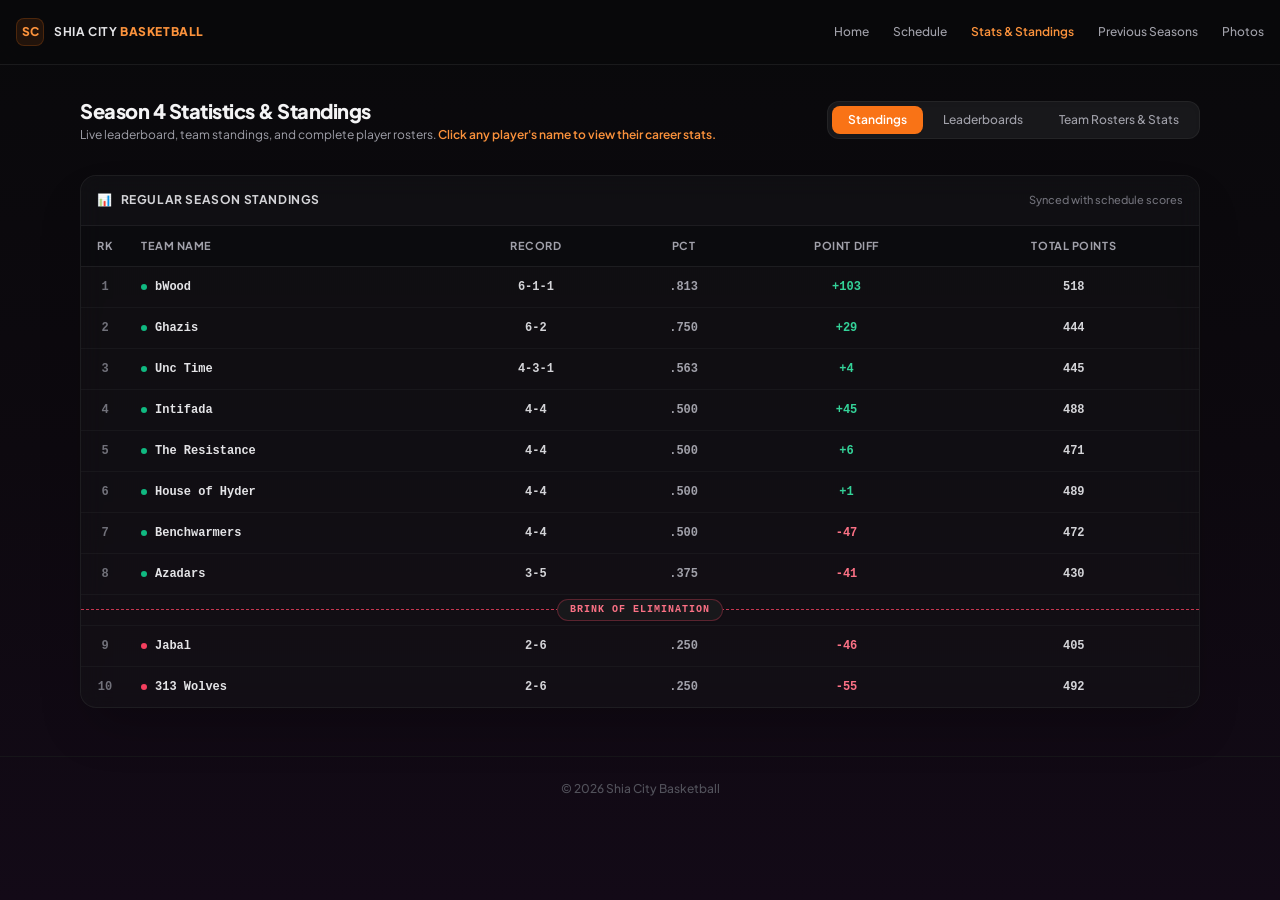
<file: stats/index.html>
<!DOCTYPE html>
<html lang="en">
<head>
    <meta charset="UTF-8">
    <meta name="color-scheme" content="dark">
    <meta name="view-transition" content="same-origin">
    <meta name="viewport" content="width=device-width, initial-scale=1.0">
    <title>Shia City Basketball - Stats & Standings</title>
    <!-- Tailwind CSS -->
    <link rel="stylesheet" href="../assets/css/styles.css">
    <style>
        body { 
            font-family: 'Plus Jakarta Sans', sans-serif; 
            background: linear-gradient(to bottom, #09090b, #0d090f, #130a17);
            background-attachment: fixed;
        }
        ::-webkit-scrollbar { width: 5px; height: 5px; }
        ::-webkit-scrollbar-track { background: transparent; }
        ::-webkit-scrollbar-thumb { background: #27272a; border-radius: 9999px; }
        ::-webkit-scrollbar-thumb:hover { background: #3f3f46; }

        @keyframes pulse-glow {
            0%, 100% { opacity: 0.25; transform: scale(1); }
            50% { opacity: 0.45; transform: scale(1.03); }
        }
        .animate-pulse-glow {
            animation: pulse-glow 5s ease-in-out infinite;
        }
    </style>
</head>
<body class="bg-[#09090b] text-zinc-100 min-h-screen selection:bg-orange-500 selection:text-white pb-16 flex flex-col justify-between">
    <script src="../assets/js/historical-data.js"></script>
    <script src="../assets/js/player-modal.js"></script>
    <div id="app-content">

    <!-- Tailwind CSS warm-up (hidden): these exact classes are only otherwise used
         inside JS template strings in renderTeamRosters(), so the CDN JIT never
         sees them until that HTML is injected on tab-switch, causing a brief
         flash of unstyled rows. Listing them here forces Tailwind to compile
         them on initial page load instead. Safe to extend if more classes are
         added to renderTeamRosters() later. -->
    <div class="hidden divide-zinc-800/30 ml-1.5 px-1.5 py-2.5 py-3 table-fixed w-2/5 w-[10%]"></div>

    <!-- Top Navigation Bar -->
    <header class="border-b border-zinc-800/60 sticky top-0 z-30 bg-[#09090b]/80 backdrop-blur-xl">
        <div class="max-w-7xl mx-auto px-4 h-16 flex justify-between items-center">
            <!-- Brand Logo -->
            <div class="flex items-center gap-2.5">
                <div class="w-7 h-7 rounded-lg bg-orange-500/10 border border-orange-500/20 flex items-center justify-center text-orange-400 font-black text-xs">SC</div>
                <span class="text-xs font-bold tracking-wider text-zinc-200 uppercase">Shia City <span class="text-orange-400 font-extrabold">Basketball</span></span>
            </div>

            <!-- Navigation Links -->
            <nav class="hidden md:flex items-center gap-6 text-xs font-medium text-zinc-400">
                <a href="../" class="hover:text-zinc-100 transition">Home</a>
                <a href="../schedule/" class="hover:text-zinc-100 transition">Schedule</a>
                <a href="../stats/" class="text-orange-400 font-semibold">Stats & Standings</a>
                <a href="../previousseasons/" class="hover:text-zinc-100 transition">Previous Seasons</a>
                <a href="../photos/" class="hover:text-zinc-100 transition">Photos</a>
            </nav>

            <!-- Mobile Hamburger Button -->
            <button id="mobileMenuBtn" class="md:hidden text-zinc-300 hover:text-white focus:outline-none p-1">
                <svg class="w-6 h-6" fill="none" stroke="currentColor" viewBox="0 0 24 24">
                    <path stroke-linecap="round" stroke-linejoin="round" stroke-width="2" d="M4 6h16M4 12h16M4 18h16"></path>
                </svg>
            </button>
        </div>

        <!-- Mobile Dropdown Menu -->
        <div id="mobileMenu" class="hidden md:hidden px-4 pb-4 pt-2 border-t border-zinc-800/80 bg-[#09090b]/95 backdrop-blur-xl flex flex-col space-y-3 text-xs font-medium text-zinc-400">
            <a href="../" class="hover:text-zinc-100 transition py-1">Home</a>
            <a href="../schedule/" class="hover:text-zinc-100 transition py-1">Schedule</a>
            <a href="../stats/" class="text-orange-400 font-semibold py-1">Stats & Standings</a>
            <a href="../previousseasons/" class="hover:text-zinc-100 transition py-1">Previous Seasons</a>
            <a href="../photos/" class="hover:text-zinc-100 transition py-1">Photos</a>
        </div>
    </header>

    <main class="max-w-6xl w-full mx-auto px-4 mt-8 flex flex-col gap-6">

        <!-- Page Header & Tab Navigation -->
        <div class="flex flex-col sm:flex-row justify-between items-start sm:items-center gap-4 pb-2">
            <div>
                <h1 id="page-title" class="text-xl font-extrabold tracking-tight text-zinc-100">Season 4 Statistics & Standings</h1>
                <p id="page-subtitle" class="text-xs text-zinc-400 mt-0.5">Live leaderboard, team standings, and complete player rosters. <span class="text-orange-400 font-semibold">Click any player's name to view their career stats.</span></p>
            </div>
            
            <!-- Sleek Modern Tabs -->
            <div class="flex items-center gap-1 bg-zinc-900 border border-zinc-800/80 p-1 rounded-xl shadow-inner overflow-x-auto w-full sm:w-auto">
                <button onclick="switchTab('standings')" id="btn-standings" class="px-2.5 sm:px-4 py-1.5 rounded-lg text-[11px] sm:text-xs font-semibold transition bg-orange-500 text-white shadow-sm whitespace-nowrap shrink-0">Standings</button>
                <button onclick="switchTab('leaders')" id="btn-leaders" class="px-2.5 sm:px-4 py-1.5 rounded-lg text-[11px] sm:text-xs font-medium transition text-zinc-400 hover:text-white whitespace-nowrap shrink-0">Leaderboards</button>
                <button onclick="switchTab('players')" id="btn-players" class="px-2.5 sm:px-4 py-1.5 rounded-lg text-[11px] sm:text-xs font-medium transition text-zinc-400 hover:text-white whitespace-nowrap shrink-0">Team Rosters & Stats</button>
            </div>
        </div>

        <!-- TAB 1: STANDINGS -->
        <div id="tab-standings" class="tab-content flex flex-col gap-4">
            <div class="bg-zinc-900/40 border border-zinc-800/60 rounded-2xl overflow-hidden shadow-2xl backdrop-blur-md">
                <div class="p-4 border-b border-zinc-800/60 flex justify-between items-center bg-zinc-900/20">
                    <h2 class="text-xs font-bold text-zinc-300 uppercase tracking-wider flex items-center gap-2"><span>📊</span> Regular Season Standings</h2>
                    <span class="text-[11px] text-zinc-500 font-medium">Synced with schedule scores</span>
                </div>
                <div class="overflow-x-auto">
                    <table class="w-full text-left border-collapse text-xs">
                        <thead>
                            <tr class="bg-zinc-950/40 text-zinc-400 border-b border-zinc-800/60 text-[11px] uppercase tracking-wider font-semibold">
                                <th class="p-3 text-center w-12">Rk</th>
                                <th class="p-3">Team Name</th>
                                <th class="p-3 text-center">Record</th>
                                <th class="p-3 text-center">PCT</th>
                                <th class="p-3 text-center">Point Diff</th>
                                <th class="p-3 text-center">Total Points</th>
                            </tr>
                        </thead>
                        <tbody id="standings-table-body" class="divide-y divide-zinc-800/40 font-mono text-zinc-300">
                            <!-- Injected dynamically -->
                        </tbody>
                    </table>
                </div>
            </div>
        </div>

        <!-- TAB 2: LEADERBOARDS -->
        <div id="tab-leaders" class="tab-content hidden flex flex-col gap-5">
            <div class="flex items-center justify-between">
                <h2 class="text-xs font-bold text-zinc-300 uppercase tracking-wider flex items-center gap-2"><span>🔥</span> Top 10 Player Leaderboards</h2>
                <div class="flex gap-2">
                    <select id="leaderboard-stat-select" onchange="renderLeaderboards(this.value)" class="bg-zinc-950 border border-zinc-800 rounded-xl px-3 py-1.5 text-xs text-zinc-200 focus:outline-none focus:border-zinc-700 transition cursor-pointer font-medium shadow-inner">
                        <option value="ppg">Points Per Game (PPG)</option>
                        <option value="reb">Rebounds Per Game (REB)</option>
                        <option value="stl">Steals Per Game (STL)</option>
                        <option value="blk">Blocks Per Game (BLK)</option>
                        <option value="tpm">3-Pointers Made (3PM)</option>
                    </select>
                </div>
            </div>

            <div class="bg-zinc-900/40 border border-zinc-800/60 rounded-2xl overflow-hidden shadow-2xl backdrop-blur-md">
                <div class="overflow-x-auto">
                    <table class="w-full text-left border-collapse text-xs">
                        <thead>
                            <tr class="bg-zinc-950/40 text-zinc-400 border-b border-zinc-800/60 text-[11px] uppercase tracking-wider font-semibold">
                                <th class="p-3 text-center w-16">Rank</th>
                                <th class="p-3">Player Name</th>
                                <th class="p-3">Team</th>
                                <th id="leaderboard-stat-header" class="p-3 text-right pr-6 font-mono">PPG</th>
                            </tr>
                        </thead>
                        <tbody id="leaderboard-table-body" class="divide-y divide-zinc-800/40">
                            <!-- Injected dynamically -->
                        </tbody>
                    </table>
                </div>
            </div>
        </div>

        <!-- TAB 3: TEAM ROSTERS & STATS -->
        <div id="tab-players" class="tab-content hidden flex flex-col gap-5">
            <div class="flex flex-col md:flex-row justify-between items-center gap-3 bg-zinc-900 border border-zinc-800/80 rounded-2xl p-3.5 shadow-xl backdrop-blur-md">
                <div class="relative w-full md:w-72">
                    <span class="absolute inset-y-0 left-0 flex items-center pl-3 pointer-events-none text-zinc-500 text-xs">🔍</span>
                    <input type="text" id="filter-player-input" oninput="renderTeamRosters()" placeholder="Search player..." 
                        class="w-full bg-zinc-950 border border-zinc-800 rounded-xl pl-9 pr-4 py-2 text-xs text-zinc-200 placeholder-zinc-500 focus:outline-none focus:border-zinc-700 transition">
                </div>
                
                <div class="flex items-center justify-between md:justify-end gap-3 w-full md:w-auto">
                    <div class="flex items-center gap-2">
                        <select id="filter-team-select" onchange="renderTeamRosters()" class="bg-zinc-950 border border-zinc-800 rounded-xl px-3 py-2 text-xs text-zinc-300 focus:outline-none focus:border-zinc-700 transition cursor-pointer md:w-48 font-medium">
                            <option value="ALL">All Teams</option>
                        </select>
                    </div>
                </div>
            </div>

            <div id="team-rosters-container" class="flex flex-col gap-5">
                <!-- Injected dynamically -->
            </div>
        </div>

    </main>

    <!-- Footer -->
    <footer class="text-center text-xs text-zinc-600 mt-12 border-t border-zinc-900/80 pt-6 font-medium">
        © 2026 Shia City Basketball
    </footer>

    <!-- Mobile Menu Toggle Script -->
    <script>
(function() {

        document.getElementById('mobileMenuBtn').addEventListener('click', () => {
            const menu = document.getElementById('mobileMenu');
            menu.classList.toggle('hidden');
        });
    
})();
</script>

    <script>
(function() {
    window.renderLeaderboards = renderLeaderboards;
    window.renderTeamRosters = renderTeamRosters;
    window.switchTab = switchTab;

        const rawSchedule = [
            {
                date: "August 28, 2026",
                games: [
                    { time: "9:00-10:00 PM", court: "Court 1", team1: "Azadars", team2: "Ghazis", s1: 62, s2: 68 },
                    { time: "9:00-10:00 PM", court: "Court 2", team1: "Intifada", team2: "House of Hyder", s1: 70, s2: 30 },
                    { time: "9:00-10:00 PM", court: "Court 3", team1: "bWood", team2: "The Resistance", s1: 23, s2: 60 },
                    { time: "10:00-11:00 PM", court: "Court 1", team1: "313 Wolves", team2: "Jabal", s1: 62, s2: 45 },
                    { time: "10:00-11:00 PM", court: "Court 2", team1: "Benchwarmers", team2: "Unc Time", s1: 59, s2: 63 }
                ]
            },
            {
                date: "September 4, 2026",
                games: [
                    { time: "9:00-10:00 PM", court: "Court 1", team1: "313 Wolves", team2: "Ghazis", s1: null, s2: null },
                    { time: "9:00-10:00 PM", court: "Court 2", team1: "bWood", team2: "Azadars", s1: null, s2: null },
                    { time: "9:00-10:00 PM", court: "Court 3", team1: "Jabal", team2: "House of Hyder", s1: null, s2: null },
                    { time: "10:00-11:00 PM", court: "Court 1", team1: "The Resistance", team2: "Unc Time", s1: null, s2: null },
                    { time: "10:00-11:00 PM", court: "Court 2", team1: "Intifada", team2: "Benchwarmers", s1: null, s2: null }
                ]
            },
            {
                date: "September 11, 2026",
                games: [
                    { time: "9:00-10:00 PM", court: "Court 1", team1: "bWood", team2: "Benchwarmers", s1: null, s2: null },
                    { time: "9:00-10:00 PM", court: "Court 2", team1: "The Resistance", team2: "313 Wolves", s1: null, s2: null },
                    { time: "9:00-10:00 PM", court: "Court 3", team1: "Ghazis", team2: "House of Hyder", s1: null, s2: null },
                    { time: "10:00-11:00 PM", court: "Court 1", team1: "Intifada", team2: "Azadars", s1: null, s2: null },
                    { time: "10:00-11:00 PM", court: "Court 2", team1: "Jabal", team2: "Unc Time", s1: null, s2: null }
                ]
            },
            {
                date: "September 18, 2026",
                games: [
                    { time: "9:00-10:00 PM", court: "Court 1", team1: "Jabal", team2: "Azadars", s1: null, s2: null },
                    { time: "9:00-10:00 PM", court: "Court 2", team1: "Intifada", team2: "313 Wolves", s1: null, s2: null },
                    { time: "9:00-10:00 PM", court: "Court 3", team1: "The Resistance", team2: "Benchwarmers", s1: null, s2: null },
                    { time: "10:00-11:00 PM", court: "Court 1", team1: "bWood", team2: "House of Hyder", s1: null, s2: null },
                    { time: "10:00-11:00 PM", court: "Court 2", team1: "Ghazis", team2: "Unc Time", s1: null, s2: null }
                ]
            },
            {
                date: "September 25, 2026",
                games: [
                    { time: "9:00-10:00 PM", court: "Court 1", team1: "Jabal", team2: "Benchwarmers", s1: null, s2: null },
                    { time: "9:00-10:00 PM", court: "Court 2", team1: "bWood", team2: "Intifada", s1: null, s2: null },
                    { time: "9:00-10:00 PM", court: "Court 3", team1: "313 Wolves", team2: "Azadars", s1: null, s2: null },
                    { time: "10:00-11:00 PM", court: "Court 1", team1: "House of Hyder", team2: "Unc Time", s1: null, s2: null },
                    { time: "10:00-11:00 PM", court: "Court 2", team1: "The Resistance", team2: "Ghazis", s1: null, s2: null }
                ]
            },
            {
                date: "October 2, 2026",
                games: [
                    { time: "9:00-10:00 PM", court: "Court 1", team1: "Benchwarmers", team2: "Ghazis", s1: null, s2: null },
                    { time: "9:00-10:00 PM", court: "Court 2", team1: "The Resistance", team2: "Jabal", s1: null, s2: null },
                    { time: "9:00-10:00 PM", court: "Court 3", team1: "bWood", team2: "313 Wolves", s1: null, s2: null },
                    { time: "10:00-11:00 PM", court: "Court 1", team1: "Intifada", team2: "Unc Time", s1: null, s2: null },
                    { time: "10:00-11:00 PM", court: "Court 2", team1: "Azadars", team2: "House of Hyder", s1: null, s2: null }
                ]
            },
            {
                date: "October 9, 2026",
                games: [
                    { time: "9:00-10:00 PM", court: "Court 1", team1: "Intifada", team2: "The Resistance", s1: null, s2: null },
                    { time: "9:00-10:00 PM", court: "Court 2", team1: "Jabal", team2: "Ghazis", s1: null, s2: null },
                    { time: "9:00-10:00 PM", court: "Court 3", team1: "Azadars", team2: "Benchwarmers", s1: null, s2: null },
                    { time: "10:00-11:00 PM", court: "Court 1", team1: "bWood", team2: "Unc Time", s1: null, s2: null },
                    { time: "10:00-11:00 PM", court: "Court 2", team1: "313 Wolves", team2: "House of Hyder", s1: null, s2: null }
                ]
            },
            {
                date: "October 16, 2026",
                games: [
                    { time: "9:00-10:00 PM", court: "Court 1", team1: "bWood", team2: "Ghazis", s1: null, s2: null },
                    { time: "9:00-10:00 PM", court: "Court 2", team1: "313 Wolves", team2: "Benchwarmers", s1: null, s2: null },
                    { time: "9:00-10:00 PM", court: "Court 3", team1: "Intifada", team2: "Jabal", s1: null, s2: null },
                    { time: "10:00-11:00 PM", court: "Court 1", team1: "The Resistance", team2: "House of Hyder", s1: null, s2: null },
                    { time: "10:00-11:00 PM", court: "Court 2", team1: "Azadars", team2: "Unc Time", s1: null, s2: null }
                ]
            },
            {
                date: "October 30, 2026",
                games: [
                    { time: "9:00-10:00 PM", court: "Court 1", team1: "Benchwarmers", team2: "House of Hyder", s1: null, s2: null },
                    { time: "9:00-10:00 PM", court: "Court 2", team1: "The Resistance", team2: "Azadars", s1: null, s2: null },
                    { time: "9:00-10:00 PM", court: "Court 3", team1: "Intifada", team2: "Ghazis", s1: null, s2: null },
                    { time: "10:00-11:00 PM", court: "Court 1", team1: "313 Wolves", team2: "Unc Time", s1: null, s2: null },
                    { time: "10:00-11:00 PM", court: "Court 2", team1: "bWood", team2: "Jabal", s1: null, s2: null }
                ]
            }
        ];

        const defaultLeagueData = [
            {
                teamName: "Intifada",
                players: [
                    { name: "Hussan Ali", role: "Captain", gp: 0, ppg: '-', reb: '-', stl: '-', blk: '-', tpm: '-' },
                    { name: "Ayaz Haider", role: "Player", gp: 0, ppg: '-', reb: '-', stl: '-', blk: '-', tpm: '-' },
                    { name: "Hasan Ahmad", role: "Player", gp: 0, ppg: '-', reb: '-', stl: '-', blk: '-', tpm: '-' },
                    { name: "Mohammad Naqvi", role: "Player", gp: 0, ppg: '-', reb: '-', stl: '-', blk: '-', tpm: '-' },
                    { name: "Hyder Khan", role: "Player", gp: 0, ppg: '-', reb: '-', stl: '-', blk: '-', tpm: '-' },
                    { name: "Shayan Jafri", role: "Player", gp: 0, ppg: '-', reb: '-', stl: '-', blk: '-', tpm: '-' }
                ]
            },
            {
                teamName: "bWood",
                players: [
                    { name: "Ali Abbas Naqvi", role: "Captain", gp: 0, ppg: '-', reb: '-', stl: '-', blk: '-', tpm: '-' },
                    { name: "Hadi Naqvi", role: "Player", gp: 0, ppg: '-', reb: '-', stl: '-', blk: '-', tpm: '-' },
                    { name: "Syed Noeshare", role: "Player", gp: 0, ppg: '-', reb: '-', stl: '-', blk: '-', tpm: '-' },
                    { name: "Asim Abidi", role: "Player", gp: 0, ppg: '-', reb: '-', stl: '-', blk: '-', tpm: '-' },
                    { name: "Abbas Naqvi", role: "Player", gp: 0, ppg: '-', reb: '-', stl: '-', blk: '-', tpm: '-' },
                    { name: "Zeeshan Hussain", role: "Player", gp: 0, ppg: '-', reb: '-', stl: '-', blk: '-', tpm: '-' }
                ]
            },
            {
                teamName: "House of Hyder",
                players: [
                    { name: "Zain Jafri", role: "Captain", gp: 0, ppg: '-', reb: '-', stl: '-', blk: '-', tpm: '-' },
                    { name: "Mohsin Jaffery", role: "Player", gp: 0, ppg: '-', reb: '-', stl: '-', blk: '-', tpm: '-' },
                    { name: "Imran Zaidi", role: "Player", gp: 0, ppg: '-', reb: '-', stl: '-', blk: '-', tpm: '-' },
                    { name: "Mohammad Zaidi", role: "Player", gp: 0, ppg: '-', reb: '-', stl: '-', blk: '-', tpm: '-' },
                    { name: "Abbas Syed", role: "Player", gp: 0, ppg: '-', reb: '-', stl: '-', blk: '-', tpm: '-' },
                    { name: "Hussain Shah", role: "Player", gp: 0, ppg: '-', reb: '-', stl: '-', blk: '-', tpm: '-' }
                ]
            },
            {
                teamName: "Unc Time",
                players: [
                    { name: "Imran Ladak", role: "Captain", gp: 0, ppg: '-', reb: '-', stl: '-', blk: '-', tpm: '-' },
                    { name: "Ali Ladak", role: "Player", gp: 0, ppg: '-', reb: '-', stl: '-', blk: '-', tpm: '-' },
                    { name: "Hussain Khan", role: "Player", gp: 0, ppg: '-', reb: '-', stl: '-', blk: '-', tpm: '-' },
                    { name: "Ameer Abidi", role: "Player", gp: 0, ppg: '-', reb: '-', stl: '-', blk: '-', tpm: '-' },
                    { name: "Muiz Hashmi", role: "Player", gp: 0, ppg: '-', reb: '-', stl: '-', blk: '-', tpm: '-' },
                    { name: "Abbas Khan", role: "Player", gp: 0, ppg: '-', reb: '-', stl: '-', blk: '-', tpm: '-' }
                ]
            },
            {
                teamName: "Ghazis",
                players: [
                    { name: "Syed Daniyal", role: "Captain", gp: 0, ppg: '-', reb: '-', stl: '-', blk: '-', tpm: '-' },
                    { name: "Abbas Aslam", role: "Player", gp: 0, ppg: '-', reb: '-', stl: '-', blk: '-', tpm: '-' },
                    { name: "Syed Ale Hassan", role: "Player", gp: 0, ppg: '-', reb: '-', stl: '-', blk: '-', tpm: '-' },
                    { name: "Jawad Naqvi", role: "Player", gp: 0, ppg: '-', reb: '-', stl: '-', blk: '-', tpm: '-' },
                    { name: "Irtaza Hassan", role: "Player", gp: 0, ppg: '-', reb: '-', stl: '-', blk: '-', tpm: '-' },
                    { name: "Ali Asghar Rizvi", role: "Player", gp: 0, ppg: '-', reb: '-', stl: '-', blk: '-', tpm: '-' }
                ]
            },
            {
                teamName: "Jabal",
                players: [
                    { name: "Danesh Jafri", role: "Captain", gp: 0, ppg: '-', reb: '-', stl: '-', blk: '-', tpm: '-' },
                    { name: "Adil Abidi", role: "Player", gp: 0, ppg: '-', reb: '-', stl: '-', blk: '-', tpm: '-' },
                    { name: "Ali Abidi", role: "Player", gp: 0, ppg: '-', reb: '-', stl: '-', blk: '-', tpm: '-' },
                    { name: "Asoo Rizvi", role: "Player", gp: 0, ppg: '-', reb: '-', stl: '-', blk: '-', tpm: '-' },
                    { name: "Zain Ali Shah", role: "Player", gp: 0, ppg: '-', reb: '-', stl: '-', blk: '-', tpm: '-' },
                    { name: "Abbas Rizvi", role: "Player", gp: 0, ppg: '-', reb: '-', stl: '-', blk: '-', tpm: '-' }
                ]
            },
            {
                teamName: "The Resistance",
                players: [
                    { name: "Mo Naqvi", role: "Captain", gp: 0, ppg: '-', reb: '-', stl: '-', blk: '-', tpm: '-' },
                    { name: "Zulfiqar Rizvi", role: "Player", gp: 0, ppg: '-', reb: '-', stl: '-', blk: '-', tpm: '-' },
                    { name: "Ammad Mehdi", role: "Player", gp: 0, ppg: '-', reb: '-', stl: '-', blk: '-', tpm: '-' },
                    { name: "Hani Zahid", role: "Player", gp: 0, ppg: '-', reb: '-', stl: '-', blk: '-', tpm: '-' },
                    { name: "Shan Ali", role: "Player", gp: 0, ppg: '-', reb: '-', stl: '-', blk: '-', tpm: '-' },
                    { name: "Turab Hussain", role: "Player", gp: 0, ppg: '-', reb: '-', stl: '-', blk: '-', tpm: '-' }
                ]
            },
            {
                teamName: "Benchwarmers",
                players: [
                    { name: "Hasnain Zaidi", role: "Captain", gp: 0, ppg: '-', reb: '-', stl: '-', blk: '-', tpm: '-' },
                    { name: "Turab Kazim", role: "Player", gp: 0, ppg: '-', reb: '-', stl: '-', blk: '-', tpm: '-' },
                    { name: "AJ Hussain", role: "Player", gp: 0, ppg: '-', reb: '-', stl: '-', blk: '-', tpm: '-' },
                    { name: "Tamseel Raza", role: "Player", gp: 0, ppg: '-', reb: '-', stl: '-', blk: '-', tpm: '-' },
                    { name: "Zain Hussain", role: "Player", gp: 0, ppg: '-', reb: '-', stl: '-', blk: '-', tpm: '-' },
                    { name: "Kumail Jafri", role: "Player", gp: 0, ppg: '-', reb: '-', stl: '-', blk: '-', tpm: '-' }
                ]
            },
            {
                teamName: "Azadars",
                players: [
                    { name: "Ali Zaidi", role: "Captain", gp: 0, ppg: '-', reb: '-', stl: '-', blk: '-', tpm: '-' },
                    { name: "Murtaza Hussain", role: "Player", gp: 0, ppg: '-', reb: '-', stl: '-', blk: '-', tpm: '-' },
                    { name: "Hashim Shah", role: "Player", gp: 0, ppg: '-', reb: '-', stl: '-', blk: '-', tpm: '-' },
                    { name: "Rehan Azam", role: "Player", gp: 0, ppg: '-', reb: '-', stl: '-', blk: '-', tpm: '-' },
                    { name: "Mohammad Shigri", role: "Player", gp: 0, ppg: '-', reb: '-', stl: '-', blk: '-', tpm: '-' },
                    { name: "Jazib Mustafa", role: "Player", gp: 0, ppg: '-', reb: '-', stl: '-', blk: '-', tpm: '-' }
                ]
            },
            {
                teamName: "313 Wolves",
                players: [
                    { name: "Taqi Hussain", role: "Captain", gp: 0, ppg: '-', reb: '-', stl: '-', blk: '-', tpm: '-' },
                    { name: "Hamza Syed", role: "Player", gp: 0, ppg: '-', reb: '-', stl: '-', blk: '-', tpm: '-' },
                    { name: "Sibtain Raza", role: "Player", gp: 0, ppg: '-', reb: '-', stl: '-', blk: '-', tpm: '-' },
                    { name: "Ali Naqvi", role: "Player", gp: 0, ppg: '-', reb: '-', stl: '-', blk: '-', tpm: '-' },
                    { name: "Zain Ali", role: "Player", gp: 0, ppg: '-', reb: '-', stl: '-', blk: '-', tpm: '-' },
                    { name: "Khushnood Rizvi", role: "Player", gp: 0, ppg: '-', reb: '-', stl: '-', blk: '-', tpm: '-' }
                ]
            }
        ];

        // ---- Data loading: localStorage (local admin browser) first, falling back to
        // ---- data.json (published copy, used by every other visitor on Netlify/GitHub) ----
        let __cachedSchedule = null;
        let __cachedBoxScores = null;

        async function loadGameData() {
            const storedSchedule = localStorage.getItem('shia_city_schedule');
            const storedBoxScores = localStorage.getItem('shia_city_game_boxscores');

            // If this browser has admin edits in localStorage, use them directly
            // (this is what keeps your local editing workflow instant, unchanged).
            if (storedSchedule || storedBoxScores) {
                try {
                    __cachedSchedule = storedSchedule ? JSON.parse(storedSchedule) : null;
                } catch (e) {
                    __cachedSchedule = null;
                }
                __cachedBoxScores = storedBoxScores ? JSON.parse(storedBoxScores) : {};
                return;
            }

            // Otherwise (e.g. a visitor on the live site), load the published data.json.
            try {
                const res = await fetch(`../data.json?t=${Date.now()}`, { cache: 'no-store' });
                if (res.ok) {
                    const json = await res.json();
                    __cachedSchedule = json.schedule || null;
                    __cachedBoxScores = json.boxScores || {};
                    return;
                }
            } catch (e) {
                console.warn('data.json not found, falling back to built-in default schedule.', e);
            }

            __cachedSchedule = null;
            __cachedBoxScores = {};
        }

        function getScheduleData() {
            return __cachedSchedule || rawSchedule;
        }

        function getStoredGameBoxScores() {
            return __cachedBoxScores || {};
        }

        // Computes team win/loss/points-for/points-against directly from schedule data.
        // (Previously this relied on schedule.html having run first and cached the result
        // in localStorage — which broke if a visitor landed on stats.html first.)
        function computeTeamStats() {
            const schedule = getScheduleData();
            let teamStats = {};
            schedule.forEach(week => {
                week.games.forEach(g => {
                    let s1 = Number(g.s1);
                    let s2 = Number(g.s2);
                    let hasValidScore = (g.s1 !== null && g.s2 !== null && !isNaN(s1) && !isNaN(s2) && g.s1 !== '' && g.s2 !== '');

                    if (hasValidScore) {
                        if (!teamStats[g.team1]) teamStats[g.team1] = { wins: 0, losses: 0, ties: 0, ptsFor: 0, ptsAgainst: 0, diff: 0 };
                        if (!teamStats[g.team2]) teamStats[g.team2] = { wins: 0, losses: 0, ties: 0, ptsFor: 0, ptsAgainst: 0, diff: 0 };

                        teamStats[g.team1].ptsFor += s1;
                        teamStats[g.team1].ptsAgainst += s2;
                        teamStats[g.team1].diff += (s1 - s2);

                        teamStats[g.team2].ptsFor += s2;
                        teamStats[g.team2].ptsAgainst += s1;
                        teamStats[g.team2].diff += (s2 - s1);

                        if (s1 > s2) {
                            teamStats[g.team1].wins++;
                            teamStats[g.team2].losses++;
                        } else if (s2 > s1) {
                            teamStats[g.team2].wins++;
                            teamStats[g.team1].losses++;
                        } else {
                            // equal scores = tie (half a win in win %)
                            teamStats[g.team1].ties++;
                            teamStats[g.team2].ties++;
                        }
                    }
                });
            });
            return teamStats;
        }

        function getStoredLeagueData() {
            const data = localStorage.getItem('shia_city_league_data_v3');
            if (data) {
                try {
                    let parsed = JSON.parse(data);
                    return parsed.map(t => ({
                        teamName: t.teamName,
                        players: t.players.map(p => ({
                            name: p.name,
                            role: p.role || 'Player',
                            gp: 0, ppg: '-', reb: '-', stl: '-', blk: '-', tpm: '-'
                        }))
                    }));
                } catch(e) {
                    return defaultLeagueData.map(t => ({ ...t }));
                }
            }
            return defaultLeagueData.map(t => ({ ...t }));
        }

        let leagueData = getStoredLeagueData();
        window.leagueData = leagueData;

        function aggregatePlayerStats(data) {
            const schedule = getScheduleData();
            const allBoxScores = getStoredGameBoxScores();

            // Keyed by PLAYER NAME only (not team+name). This is what lets a
            // trade happen mid-season without erasing anyone's pre-trade
            // production: a player's games from their old team still get
            // counted toward their season totals, wherever they're rostered now.
            let playerTotals = {};
            data.forEach(team => {
                team.players.forEach(p => {
                    if (!playerTotals[p.name]) {
                        playerTotals[p.name] = { gp: 0, pts: 0, reb: 0, stl: 0, blk: 0, tpm: 0 };
                    }
                });
            });

            schedule.forEach((week, wIdx) => {
                week.games.forEach((game, gIdx) => {
                    const gameKey = `w${wIdx}_g${gIdx}`;
                    const gameBox = allBoxScores[gameKey];
                    if (gameBox) {
                        [game.team1, game.team2].forEach(teamName => {
                            const teamBox = gameBox[teamName];
                            if (teamBox) {
                                Object.keys(teamBox).forEach(playerName => {
                                    if (playerTotals[playerName]) {
                                        const pStats = teamBox[playerName];
                                        const pts = Number(pStats.pts);
                                        const reb = Number(pStats.reb);
                                        const stl = Number(pStats.stl);
                                        const blk = Number(pStats.blk);
                                        const tpm = Number(pStats.tpm);

                                        if (!isNaN(pts) || !isNaN(reb) || !isNaN(stl) || !isNaN(blk) || !isNaN(tpm)) {
                                            playerTotals[playerName].gp += 1;
                                            playerTotals[playerName].pts += isNaN(pts) ? 0 : pts;
                                            playerTotals[playerName].reb += isNaN(reb) ? 0 : reb;
                                            playerTotals[playerName].stl += isNaN(stl) ? 0 : stl;
                                            playerTotals[playerName].blk += isNaN(blk) ? 0 : blk;
                                            playerTotals[playerName].tpm += isNaN(tpm) ? 0 : tpm;
                                        }
                                    }
                                });
                            }
                        });
                    }
                });
            });

            data.forEach(team => {
                team.players.forEach(player => {
                    const totals = playerTotals[player.name];
                    if (totals && totals.gp > 0) {
                        player.gp = totals.gp;
                        player.ppg = Number((totals.pts / totals.gp).toFixed(1));
                        player.reb = Number((totals.reb / totals.gp).toFixed(1));
                        player.stl = Number((totals.stl / totals.gp).toFixed(1));
                        player.blk = Number((totals.blk / totals.gp).toFixed(1));
                        player.tpm = Number((totals.tpm / totals.gp).toFixed(1));
                    } else {
                        player.gp = 0;
                        player.ppg = '-';
                        player.reb = '-';
                        player.stl = '-';
                        player.blk = '-';
                        player.tpm = '-';
                    }
                });
            });

            return data;
        }

        function syncWithScheduleStorage() {
            leagueData = getStoredLeagueData();
            window.leagueData = leagueData;
            leagueData.forEach(team => {
                team.wins = 0;
                team.losses = 0;
                team.ties = 0;
                team.ppgTeam = 0;
                team.oppPpg = 0;
            });

            const computed = computeTeamStats();
            leagueData.forEach(team => {
                if (computed[team.teamName]) {
                    team.wins = computed[team.teamName].wins;
                    team.losses = computed[team.teamName].losses;
                    team.ties = computed[team.teamName].ties;
                    let totalGamesPlayed = team.wins + team.losses + team.ties;
                    if (totalGamesPlayed > 0) {
                        team.ppgTeam = Number((computed[team.teamName].ptsFor / totalGamesPlayed).toFixed(1));
                        team.oppPpg = Number((computed[team.teamName].ptsAgainst / totalGamesPlayed).toFixed(1));
                    }
                }
            });

            aggregatePlayerStats(leagueData);
        }

        function switchTab(tabId) {
            document.querySelectorAll('.tab-content').forEach(el => el.classList.add('hidden'));
            document.getElementById(`tab-${tabId}`).classList.remove('hidden');

            ['standings', 'leaders', 'players'].forEach(t => {
                const btn = document.getElementById(`btn-${t}`);
                if (btn) {
                    if (t === tabId) {
                        btn.className = "px-2.5 sm:px-4 py-1.5 rounded-lg text-[11px] sm:text-xs font-semibold transition bg-orange-500 text-white shadow-sm whitespace-nowrap shrink-0";
                    } else {
                        btn.className = "px-2.5 sm:px-4 py-1.5 rounded-lg text-[11px] sm:text-xs font-medium transition text-zinc-400 hover:text-white whitespace-nowrap shrink-0";
                    }
                }
            });

            if (tabId === 'standings') {
                renderStandings();
            } else if (tabId === 'leaders') {
                renderLeaderboards('ppg');
            } else if (tabId === 'players') {
                initTeamRostersView();
            }
        }

        // Win % counts a tie as half a win: (W + 0.5T) / (W + L + T)
        function winPctValue(wins, losses, ties) {
            const total = wins + losses + ties;
            return total > 0 ? (wins + 0.5 * ties) / total : 0;
        }

        // Shows W-L normally; the tie count only appears for a team that has one (e.g. 6-1-1)
        function formatRecord(team) {
            return team.ties > 0 ? `${team.wins}-${team.losses}-${team.ties}` : `${team.wins}-${team.losses}`;
        }

        function calculatePct(wins, losses, ties) {
            const total = wins + losses + ties;
            if (total === 0) return ".000";
            const pct = (wins + 0.5 * ties) / total;
            return pct === 1 ? "1.000" : pct.toFixed(3).replace(/^0/, '');
        }

        function renderStandings() {
            syncWithScheduleStorage();
            
            const sorted = [...leagueData].sort((a, b) => {
                const winPctA = winPctValue(a.wins, a.losses, a.ties);
                const winPctB = winPctValue(b.wins, b.losses, b.ties);
                if (winPctB !== winPctA) return winPctB - winPctA;
                if (b.wins !== a.wins) return b.wins - a.wins;

                const diffA = Math.round((a.ppgTeam - a.oppPpg) * (a.wins + a.losses + a.ties));
                const diffB = Math.round((b.ppgTeam - b.oppPpg) * (b.wins + b.losses + b.ties));
                if (diffB !== diffA) return diffB - diffA;

                const totalPtsA = Math.round(a.ppgTeam * (a.wins + a.losses + a.ties));
                const totalPtsB = Math.round(b.ppgTeam * (b.wins + b.losses + b.ties));
                return totalPtsB - totalPtsA;
            });

            const tbody = document.getElementById('standings-table-body');
            tbody.innerHTML = '';

            sorted.forEach((team, idx) => {
                const totalGames = team.wins + team.losses + team.ties;
                const recordStr = formatRecord(team);
                const pct = calculatePct(team.wins, team.losses, team.ties);
                const diff = Math.round((team.ppgTeam - team.oppPpg) * totalGames);
                const diffStr = diff > 0 ? `+${diff}` : diff;
                const totalPts = Math.round(team.ppgTeam * totalGames);

                // Insert the dotted red line separator between rank 8 and rank 9 (index 7 and 8)
                if (idx === 8) {
                    let separatorRow = document.createElement('tr');
                    separatorRow.innerHTML = `
                        <td colspan="6" class="p-0">
                            <div class="relative flex items-center justify-center my-1">
                                <div class="absolute inset-0 flex items-center" aria-hidden="true">
                                    <div class="w-full border-t border-dashed border-rose-500/80"></div>
                                </div>
                                <div class="relative bg-zinc-900 px-3 py-0.5 rounded-full border border-rose-500/30 text-[10px] font-semibold text-rose-400 uppercase tracking-widest shadow-sm">
                                    Brink of Elimination
                                </div>
                            </div>
                        </td>
                    `;
                    tbody.appendChild(separatorRow);
                }

                let row = document.createElement('tr');
                row.className = "hover:bg-zinc-800/35 transition-colors";
                
                // Bubble coloring logic: Top 8 get green, bottom 2 get red
                let bubbleColor = idx < 8 ? 'bg-emerald-500' : 'bg-rose-500';

                row.innerHTML = `
                    <td class="p-3 text-center text-zinc-500 font-semibold">${idx + 1}</td>
                    <td class="p-3 font-bold text-zinc-200 flex items-center gap-2">
                        <span class="w-1.5 h-1.5 rounded-full ${totalGames > 0 ? bubbleColor : 'bg-zinc-600'}"></span>
                        ${team.teamName}
                    </td>
                    <td class="p-3 text-center font-semibold">${recordStr}</td>
                    <td class="p-3 text-center text-zinc-400 font-semibold">${pct}</td>
                    <td class="p-3 text-center font-bold ${diff > 0 ? 'text-emerald-400' : (diff < 0 ? 'text-rose-400' : 'text-zinc-400')}">${diffStr}</td>
                    <td class="p-3 text-center font-semibold">${totalPts}</td>
                `;
                tbody.appendChild(row);
            });
        }

        function renderLeaderboards(statKey) {
            syncWithScheduleStorage();
            const statTitles = { ppg: 'PPG', reb: 'REB', stl: 'STL', blk: 'BLK', tpm: '3PM' };
            document.getElementById('leaderboard-stat-header').innerText = statTitles[statKey];

            let allPlayers = [];
            leagueData.forEach(team => {
                team.players.forEach(player => {
                    const val = player[statKey];
                    if (player.gp > 0 && val !== undefined && val !== null && val !== '-') {
                        allPlayers.push({ ...player, teamName: team.teamName });
                    }
                });
            });

            allPlayers.sort((a, b) => Number(b[statKey]) - Number(a[statKey]));
            const top10 = allPlayers.slice(0, 10);

            const tbody = document.getElementById('leaderboard-table-body');
            tbody.innerHTML = '';

            if (top10.length === 0) {
                tbody.innerHTML = `<tr><td colspan="4" class="p-6 text-center text-zinc-500 italic">No player stats recorded yet.</td></tr>`;
                return;
            }

            top10.forEach((player, idx) => {
                let row = document.createElement('tr');
                row.className = "hover:bg-zinc-800/30 transition-colors";
                
                let medalBadge = '';
                if (idx === 0) medalBadge = '👑 ';
                else if (idx === 1) medalBadge = '🥈 ';
                else if (idx === 2) medalBadge = '🥉 ';

                const statValFormatted = Number(player[statKey]).toFixed(1);

                row.innerHTML = `
                    <td class="p-3 text-center font-mono font-semibold text-zinc-500">${idx + 1}</td>
                    <td class="p-3 font-bold text-zinc-200">${medalBadge}<span onclick="openPlayerModal('${player.name.replace(/'/g, "\\'")}')" class="hover:text-orange-400 hover:underline cursor-pointer transition">${player.name}</span></td>
                    <td class="p-3 text-zinc-400 text-xs">${player.teamName}</td>
                    <td class="p-3 text-right pr-6 font-mono font-bold text-zinc-200 text-sm">${statValFormatted}</td>
                `;
                tbody.appendChild(row);
            });
        }

        function initTeamRostersView() {
            syncWithScheduleStorage();
            const select = document.getElementById('filter-team-select');
            if (select.options.length <= 1) {
                leagueData.forEach(team => {
                    let opt = document.createElement('option');
                    opt.value = team.teamName;
                    opt.innerText = team.teamName;
                    select.appendChild(opt);
                });
            }
            renderTeamRosters();
        }

        function renderTeamRosters() {
            const selectedTeam = document.getElementById('filter-team-select').value;
            const searchQuery = document.getElementById('filter-player-input').value.toLowerCase().trim();

            const container = document.getElementById('team-rosters-container');
            container.innerHTML = '';

            let filteredTeams = leagueData.filter(team => selectedTeam === 'ALL' || team.teamName === selectedTeam);

            const formatStat = (val) => (val !== undefined && val !== null && val !== '-') ? Number(val).toFixed(1) : '-';
            const formatGP = (val) => (val !== undefined && val !== null && val !== 0 && val !== '-') ? val : '-';

            filteredTeams.forEach(team => {
                let filteredPlayers = team.players.filter(player => !searchQuery || player.name.toLowerCase().includes(searchQuery));

                if (filteredPlayers.length === 0) return;

                let teamCard = document.createElement('div');
                teamCard.className = "bg-zinc-900/40 border border-zinc-800/60 rounded-2xl overflow-hidden shadow-2xl backdrop-blur-md";
                
                let playerRowsHtml = '';
                filteredPlayers.forEach(p => {
                    let nameDisplay = `<span onclick="openPlayerModal('${p.name.replace(/'/g, "\\'")}')" class="text-zinc-100 hover:text-orange-400 hover:underline cursor-pointer transition font-bold">${p.name}</span>`;
                    if (p.role === 'Captain') {
                        nameDisplay += `<span class="bg-orange-500/10 text-orange-400 border border-orange-500/20 text-[10px] px-1.5 py-0.5 rounded font-bold ml-1.5">Captain</span>`;
                    }

                    playerRowsHtml += `
                        <tr class="hover:bg-zinc-800/30 transition-colors">
                            <td class="py-3 px-4 font-semibold text-zinc-200 w-2/5">${nameDisplay}</td>
                            <td class="py-3 px-2 text-center font-mono text-zinc-400 text-xs w-[10%]">${formatGP(p.gp)}</td>
                            <td class="py-3 px-2 text-center font-mono text-zinc-300 text-xs w-[10%]">${formatStat(p.ppg)}</td>
                            <td class="py-3 px-2 text-center font-mono text-zinc-300 text-xs w-[10%]">${formatStat(p.reb)}</td>
                            <td class="py-3 px-2 text-center font-mono text-zinc-300 text-xs w-[10%]">${formatStat(p.stl)}</td>
                            <td class="py-3 px-2 text-center font-mono text-zinc-300 text-xs w-[10%]">${formatStat(p.blk)}</td>
                            <td class="py-3 px-2 text-center font-mono text-zinc-300 text-xs pr-4 w-[10%]">${formatStat(p.tpm)}</td>
                        </tr>
                    `;
                });

                teamCard.innerHTML = `
                    <div class="py-3 px-4 border-b border-zinc-800/60 flex justify-between items-center bg-zinc-900/20">
                        <h3 class="text-xs font-bold text-zinc-200 tracking-wide">${team.teamName}</h3>
                        <span class="text-[11px] font-mono text-zinc-400">Record: <strong class="text-zinc-200">${formatRecord(team)}</strong></span>
                    </div>
                    <div class="overflow-x-auto">
                        <table class="w-full text-left border-collapse text-xs table-fixed">
                            <thead>
                                <tr class="bg-zinc-950/40 text-zinc-500 border-b border-zinc-800/60 text-[11px] uppercase tracking-wider font-semibold">
                                    <th class="py-2.5 px-4 w-2/5">Player Name</th>
                                    <th class="py-2.5 px-2 text-center w-[10%]">GP</th>
                                    <th class="py-2.5 px-2 text-center w-[10%]">PPG</th>
                                    <th class="py-2.5 px-2 text-center w-[10%]">REB</th>
                                    <th class="py-2.5 px-2 text-center w-[10%]">STL</th>
                                    <th class="py-2.5 px-2 text-center w-[10%]">BLK</th>
                                    <th class="py-2.5 px-2 text-center pr-4 w-[10%]">3PM</th>
                                </tr>
                            </thead>
                            <tbody class="divide-y divide-zinc-800/30">
                                ${playerRowsHtml}
                            </tbody>
                        </table>
                    </div>
                `;
                container.appendChild(teamCard);
            });
        }

        (async function bootstrap() {
            await loadGameData();
            renderStandings();
        })();
    
})();
</script>

    <!-- Shared "Player Career Stats" popup: past-season data + open/close logic
         (also used by previousseasons.html). Loaded last since it only reacts to
         onclick="openPlayerModal(...)" calls, and reads this page's `leagueData`
         to add the live, in-progress season on top of the archived ones. -->
    </div>
    <script src="../assets/js/router.js" defer></script>
</body>
</html>
</file>
<file: assets/css/styles.css>
@font-face {
  font-family: 'Plus Jakarta Sans';
  font-style: normal;
  font-weight: 400;
  font-display: swap;
  src: url('../fonts/plus-jakarta-sans-latin-400-normal.woff2') format('woff2');
}
@font-face {
  font-family: 'Plus Jakarta Sans';
  font-style: normal;
  font-weight: 500;
  font-display: swap;
  src: url('../fonts/plus-jakarta-sans-latin-500-normal.woff2') format('woff2');
}
@font-face {
  font-family: 'Plus Jakarta Sans';
  font-style: normal;
  font-weight: 600;
  font-display: swap;
  src: url('../fonts/plus-jakarta-sans-latin-600-normal.woff2') format('woff2');
}
@font-face {
  font-family: 'Plus Jakarta Sans';
  font-style: normal;
  font-weight: 700;
  font-display: swap;
  src: url('../fonts/plus-jakarta-sans-latin-700-normal.woff2') format('woff2');
}
@font-face {
  font-family: 'Plus Jakarta Sans';
  font-style: normal;
  font-weight: 800;
  font-display: swap;
  src: url('../fonts/plus-jakarta-sans-latin-800-normal.woff2') format('woff2');
}
*,:after,:before{--tw-border-spacing-x:0;--tw-border-spacing-y:0;--tw-translate-x:0;--tw-translate-y:0;--tw-rotate:0;--tw-skew-x:0;--tw-skew-y:0;--tw-scale-x:1;--tw-scale-y:1;--tw-pan-x: ;--tw-pan-y: ;--tw-pinch-zoom: ;--tw-scroll-snap-strictness:proximity;--tw-gradient-from-position: ;--tw-gradient-via-position: ;--tw-gradient-to-position: ;--tw-ordinal: ;--tw-slashed-zero: ;--tw-numeric-figure: ;--tw-numeric-spacing: ;--tw-numeric-fraction: ;--tw-ring-inset: ;--tw-ring-offset-width:0px;--tw-ring-offset-color:#fff;--tw-ring-color:rgba(59,130,246,.5);--tw-ring-offset-shadow:0 0 #0000;--tw-ring-shadow:0 0 #0000;--tw-shadow:0 0 #0000;--tw-shadow-colored:0 0 #0000;--tw-blur: ;--tw-brightness: ;--tw-contrast: ;--tw-grayscale: ;--tw-hue-rotate: ;--tw-invert: ;--tw-saturate: ;--tw-sepia: ;--tw-drop-shadow: ;--tw-backdrop-blur: ;--tw-backdrop-brightness: ;--tw-backdrop-contrast: ;--tw-backdrop-grayscale: ;--tw-backdrop-hue-rotate: ;--tw-backdrop-invert: ;--tw-backdrop-opacity: ;--tw-backdrop-saturate: ;--tw-backdrop-sepia: ;--tw-contain-size: ;--tw-contain-layout: ;--tw-contain-paint: ;--tw-contain-style: }::backdrop{--tw-border-spacing-x:0;--tw-border-spacing-y:0;--tw-translate-x:0;--tw-translate-y:0;--tw-rotate:0;--tw-skew-x:0;--tw-skew-y:0;--tw-scale-x:1;--tw-scale-y:1;--tw-pan-x: ;--tw-pan-y: ;--tw-pinch-zoom: ;--tw-scroll-snap-strictness:proximity;--tw-gradient-from-position: ;--tw-gradient-via-position: ;--tw-gradient-to-position: ;--tw-ordinal: ;--tw-slashed-zero: ;--tw-numeric-figure: ;--tw-numeric-spacing: ;--tw-numeric-fraction: ;--tw-ring-inset: ;--tw-ring-offset-width:0px;--tw-ring-offset-color:#fff;--tw-ring-color:rgba(59,130,246,.5);--tw-ring-offset-shadow:0 0 #0000;--tw-ring-shadow:0 0 #0000;--tw-shadow:0 0 #0000;--tw-shadow-colored:0 0 #0000;--tw-blur: ;--tw-brightness: ;--tw-contrast: ;--tw-grayscale: ;--tw-hue-rotate: ;--tw-invert: ;--tw-saturate: ;--tw-sepia: ;--tw-drop-shadow: ;--tw-backdrop-blur: ;--tw-backdrop-brightness: ;--tw-backdrop-contrast: ;--tw-backdrop-grayscale: ;--tw-backdrop-hue-rotate: ;--tw-backdrop-invert: ;--tw-backdrop-opacity: ;--tw-backdrop-saturate: ;--tw-backdrop-sepia: ;--tw-contain-size: ;--tw-contain-layout: ;--tw-contain-paint: ;--tw-contain-style: }/*! tailwindcss v3.4.19 | MIT License | https://tailwindcss.com*/*,:after,:before{box-sizing:border-box;border:0 solid #e5e7eb}:after,:before{--tw-content:""}:host,html{line-height:1.5;-webkit-text-size-adjust:100%;-moz-tab-size:4;-o-tab-size:4;tab-size:4;font-family:ui-sans-serif,system-ui,sans-serif,Apple Color Emoji,Segoe UI Emoji,Segoe UI Symbol,Noto Color Emoji;font-feature-settings:normal;font-variation-settings:normal;-webkit-tap-highlight-color:transparent}body{margin:0;line-height:inherit}hr{height:0;color:inherit;border-top-width:1px}abbr:where([title]){-webkit-text-decoration:underline dotted;text-decoration:underline dotted}h1,h2,h3,h4,h5,h6{font-size:inherit;font-weight:inherit}a{color:inherit;text-decoration:inherit}b,strong{font-weight:bolder}code,kbd,pre,samp{font-family:ui-monospace,SFMono-Regular,Menlo,Monaco,Consolas,Liberation Mono,Courier New,monospace;font-feature-settings:normal;font-variation-settings:normal;font-size:1em}small{font-size:80%}sub,sup{font-size:75%;line-height:0;position:relative;vertical-align:baseline}sub{bottom:-.25em}sup{top:-.5em}table{text-indent:0;border-color:inherit;border-collapse:collapse}button,input,optgroup,select,textarea{font-family:inherit;font-feature-settings:inherit;font-variation-settings:inherit;font-size:100%;font-weight:inherit;line-height:inherit;letter-spacing:inherit;color:inherit;margin:0;padding:0}button,select{text-transform:none}button,input:where([type=button]),input:where([type=reset]),input:where([type=submit]){-webkit-appearance:button;background-color:transparent;background-image:none}:-moz-focusring{outline:auto}:-moz-ui-invalid{box-shadow:none}progress{vertical-align:baseline}::-webkit-inner-spin-button,::-webkit-outer-spin-button{height:auto}[type=search]{-webkit-appearance:textfield;outline-offset:-2px}::-webkit-search-decoration{-webkit-appearance:none}::-webkit-file-upload-button{-webkit-appearance:button;font:inherit}summary{display:list-item}blockquote,dd,dl,figure,h1,h2,h3,h4,h5,h6,hr,p,pre{margin:0}fieldset{margin:0}fieldset,legend{padding:0}menu,ol,ul{list-style:none;margin:0;padding:0}dialog{padding:0}textarea{resize:vertical}input::-moz-placeholder,textarea::-moz-placeholder{opacity:1;color:#9ca3af}input::placeholder,textarea::placeholder{opacity:1;color:#9ca3af}[role=button],button{cursor:pointer}:disabled{cursor:default}audio,canvas,embed,iframe,img,object,svg,video{display:block;vertical-align:middle}img,video{max-width:100%;height:auto}[hidden]:where(:not([hidden=until-found])){display:none}.container{width:100%}@media (min-width:640px){.container{max-width:640px}}@media (min-width:768px){.container{max-width:768px}}@media (min-width:1024px){.container{max-width:1024px}}@media (min-width:1280px){.container{max-width:1280px}}@media (min-width:1536px){.container{max-width:1536px}}.pointer-events-none{pointer-events:none}.fixed{position:fixed}.absolute{position:absolute}.relative{position:relative}.sticky{position:sticky}.inset-0{inset:0}.inset-y-0{top:0;bottom:0}.-bottom-10{bottom:-2.5rem}.-right-10{right:-2.5rem}.bottom-0{bottom:0}.bottom-3{bottom:.75rem}.bottom-6{bottom:1.5rem}.left-0{left:0}.left-1\/2{left:50%}.left-3{left:.75rem}.left-6{left:1.5rem}.right-0{right:0}.right-6{right:1.5rem}.top-0{top:0}.-z-10{z-index:-10}.z-10{z-index:10}.z-30{z-index:30}.z-50{z-index:50}.col-span-2{grid-column:span 2/span 2}.mx-auto{margin-left:auto;margin-right:auto}.my-1{margin-top:.25rem;margin-bottom:.25rem}.my-12{margin-top:3rem;margin-bottom:3rem}.mb-1{margin-bottom:.25rem}.mb-2{margin-bottom:.5rem}.ml-1\.5{margin-left:.375rem}.mt-0\.5{margin-top:.125rem}.mt-1{margin-top:.25rem}.mt-12{margin-top:3rem}.mt-16{margin-top:4rem}.mt-4{margin-top:1rem}.mt-8{margin-top:2rem}.block{display:block}.inline-block{display:inline-block}.flex{display:flex}.inline-flex{display:inline-flex}.table{display:table}.grid{display:grid}.hidden{display:none}.aspect-video{aspect-ratio:16/9}.h-1\.5{height:.375rem}.h-12{height:3rem}.h-16{height:4rem}.h-32{height:8rem}.h-48{height:12rem}.h-56{height:14rem}.h-6{height:1.5rem}.h-60{height:15rem}.h-7{height:1.75rem}.h-8{height:2rem}.h-96{height:24rem}.h-full{height:100%}.max-h-\[480px\]{max-height:480px}.max-h-\[90vh\]{max-height:90vh}.max-h-\[95vh\]{max-height:95vh}.min-h-0{min-height:0}.min-h-screen{min-height:100vh}.w-1{width:.25rem}.w-1\.5{width:.375rem}.w-12{width:3rem}.w-16{width:4rem}.w-2\/5{width:40%}.w-32{width:8rem}.w-6{width:1.5rem}.w-60{width:15rem}.w-7{width:1.75rem}.w-8{width:2rem}.w-\[10\%\]{width:10%}.w-\[42\%\]{width:42%}.w-fit{width:-moz-fit-content;width:fit-content}.w-full{width:100%}.max-w-2xl{max-width:42rem}.max-w-3xl{max-width:48rem}.max-w-5xl{max-width:64rem}.max-w-6xl{max-width:72rem}.max-w-7xl{max-width:80rem}.max-w-xl{max-width:36rem}.flex-1{flex:1 1 0%}.shrink-0{flex-shrink:0}.flex-grow{flex-grow:1}.table-fixed{table-layout:fixed}.border-collapse{border-collapse:collapse}.-translate-x-1\/2{--tw-translate-x:-50%}.-translate-x-1\/2,.transform{transform:translate(var(--tw-translate-x),var(--tw-translate-y)) rotate(var(--tw-rotate)) skewX(var(--tw-skew-x)) skewY(var(--tw-skew-y)) scaleX(var(--tw-scale-x)) scaleY(var(--tw-scale-y))}.cursor-pointer{cursor:pointer}.select-none{-webkit-user-select:none;-moz-user-select:none;user-select:none}.grid-cols-1{grid-template-columns:repeat(1,minmax(0,1fr))}.grid-cols-3{grid-template-columns:repeat(3,minmax(0,1fr))}.grid-cols-7{grid-template-columns:repeat(7,minmax(0,1fr))}.flex-col{flex-direction:column}.flex-wrap{flex-wrap:wrap}.items-start{align-items:flex-start}.items-center{align-items:center}.justify-start{justify-content:flex-start}.justify-end{justify-content:flex-end}.justify-center{justify-content:center}.justify-between{justify-content:space-between}.gap-1{gap:.25rem}.gap-1\.5{gap:.375rem}.gap-12{gap:3rem}.gap-2{gap:.5rem}.gap-2\.5{gap:.625rem}.gap-3{gap:.75rem}.gap-4{gap:1rem}.gap-5{gap:1.25rem}.gap-6{gap:1.5rem}.space-y-3>:not([hidden])~:not([hidden]){--tw-space-y-reverse:0;margin-top:calc(.75rem*(1 - var(--tw-space-y-reverse)));margin-bottom:calc(.75rem*var(--tw-space-y-reverse))}.divide-y>:not([hidden])~:not([hidden]){--tw-divide-y-reverse:0;border-top-width:calc(1px*(1 - var(--tw-divide-y-reverse)));border-bottom-width:calc(1px*var(--tw-divide-y-reverse))}.divide-zinc-800\/30>:not([hidden])~:not([hidden]){border-color:rgba(39,39,42,.3)}.divide-zinc-800\/40>:not([hidden])~:not([hidden]){border-color:rgba(39,39,42,.4)}.overflow-hidden{overflow:hidden}.overflow-x-auto{overflow-x:auto}.overflow-y-auto{overflow-y:auto}.truncate{overflow:hidden;text-overflow:ellipsis}.truncate,.whitespace-nowrap{white-space:nowrap}.rounded{border-radius:.25rem}.rounded-2xl{border-radius:1rem}.rounded-3xl{border-radius:1.5rem}.rounded-full{border-radius:9999px}.rounded-lg{border-radius:.5rem}.rounded-md{border-radius:.375rem}.rounded-xl{border-radius:.75rem}.border{border-width:1px}.border-b{border-bottom-width:1px}.border-l-4{border-left-width:4px}.border-t{border-top-width:1px}.border-dashed{border-style:dashed}.border-emerald-500{--tw-border-opacity:1;border-color:rgb(16 185 129/var(--tw-border-opacity,1))}.border-emerald-500\/20{border-color:rgba(16,185,129,.2)}.border-emerald-500\/30{border-color:rgba(16,185,129,.3)}.border-orange-500\/20{border-color:rgba(249,115,22,.2)}.border-orange-500\/25{border-color:rgba(249,115,22,.25)}.border-orange-500\/30{border-color:rgba(249,115,22,.3)}.border-purple-900\/20{border-color:rgba(88,28,135,.2)}.border-purple-950\/30{border-color:rgba(59,7,100,.3)}.border-purple-950\/40{border-color:rgba(59,7,100,.4)}.border-rose-500\/20{border-color:rgba(244,63,94,.2)}.border-rose-500\/30{border-color:rgba(244,63,94,.3)}.border-rose-500\/80{border-color:rgba(244,63,94,.8)}.border-sky-500{--tw-border-opacity:1;border-color:rgb(14 165 233/var(--tw-border-opacity,1))}.border-sky-500\/30{border-color:rgba(14,165,233,.3)}.border-zinc-700{--tw-border-opacity:1;border-color:rgb(63 63 70/var(--tw-border-opacity,1))}.border-zinc-800{--tw-border-opacity:1;border-color:rgb(39 39 42/var(--tw-border-opacity,1))}.border-zinc-800\/40{border-color:rgba(39,39,42,.4)}.border-zinc-800\/60{border-color:rgba(39,39,42,.6)}.border-zinc-800\/80{border-color:rgba(39,39,42,.8)}.border-zinc-900\/80{border-color:rgba(24,24,27,.8)}.bg-\[\#09090b\]{--tw-bg-opacity:1;background-color:rgb(9 9 11/var(--tw-bg-opacity,1))}.bg-\[\#09090b\]\/80{background-color:rgba(9,9,11,.8)}.bg-\[\#09090b\]\/85{background-color:rgba(9,9,11,.85)}.bg-\[\#09090b\]\/95{background-color:rgba(9,9,11,.95)}.bg-\[\#121214\]{--tw-bg-opacity:1;background-color:rgb(18 18 20/var(--tw-bg-opacity,1))}.bg-\[\#18181b\]{--tw-bg-opacity:1;background-color:rgb(24 24 27/var(--tw-bg-opacity,1))}.bg-amber-500{--tw-bg-opacity:1;background-color:rgb(245 158 11/var(--tw-bg-opacity,1))}.bg-black{--tw-bg-opacity:1;background-color:rgb(0 0 0/var(--tw-bg-opacity,1))}.bg-black\/80{background-color:rgba(0,0,0,.8)}.bg-emerald-500{--tw-bg-opacity:1;background-color:rgb(16 185 129/var(--tw-bg-opacity,1))}.bg-emerald-500\/10{background-color:rgba(16,185,129,.1)}.bg-emerald-500\/20{background-color:rgba(16,185,129,.2)}.bg-emerald-950\/30{background-color:rgba(2,44,34,.3)}.bg-orange-500{--tw-bg-opacity:1;background-color:rgb(249 115 22/var(--tw-bg-opacity,1))}.bg-orange-500\/10{background-color:rgba(249,115,22,.1)}.bg-orange-500\/15{background-color:rgba(249,115,22,.15)}.bg-purple-600\/10{background-color:rgba(147,51,234,.1)}.bg-purple-600\/5{background-color:rgba(147,51,234,.05)}.bg-rose-500{--tw-bg-opacity:1;background-color:rgb(244 63 94/var(--tw-bg-opacity,1))}.bg-rose-500\/10{background-color:rgba(244,63,94,.1)}.bg-sky-500\/20{background-color:rgba(14,165,233,.2)}.bg-sky-950\/30{background-color:rgba(8,47,73,.3)}.bg-zinc-600{--tw-bg-opacity:1;background-color:rgb(82 82 91/var(--tw-bg-opacity,1))}.bg-zinc-800{--tw-bg-opacity:1;background-color:rgb(39 39 42/var(--tw-bg-opacity,1))}.bg-zinc-800\/60{background-color:rgba(39,39,42,.6)}.bg-zinc-800\/80{background-color:rgba(39,39,42,.8)}.bg-zinc-900{--tw-bg-opacity:1;background-color:rgb(24 24 27/var(--tw-bg-opacity,1))}.bg-zinc-900\/20{background-color:rgba(24,24,27,.2)}.bg-zinc-900\/40{background-color:rgba(24,24,27,.4)}.bg-zinc-900\/50{background-color:rgba(24,24,27,.5)}.bg-zinc-900\/60{background-color:rgba(24,24,27,.6)}.bg-zinc-900\/70{background-color:rgba(24,24,27,.7)}.bg-zinc-950{--tw-bg-opacity:1;background-color:rgb(9 9 11/var(--tw-bg-opacity,1))}.bg-zinc-950\/40{background-color:rgba(9,9,11,.4)}.bg-zinc-950\/50{background-color:rgba(9,9,11,.5)}.bg-zinc-950\/60{background-color:rgba(9,9,11,.6)}.bg-zinc-950\/80{background-color:rgba(9,9,11,.8)}.bg-gradient-to-b{background-image:linear-gradient(to bottom,var(--tw-gradient-stops))}.bg-gradient-to-br{background-image:linear-gradient(to bottom right,var(--tw-gradient-stops))}.bg-gradient-to-r{background-image:linear-gradient(to right,var(--tw-gradient-stops))}.bg-gradient-to-t{background-image:linear-gradient(to top,var(--tw-gradient-stops))}.from-\[\#09090b\]{--tw-gradient-from:#09090b var(--tw-gradient-from-position);--tw-gradient-to:rgba(9,9,11,0) var(--tw-gradient-to-position);--tw-gradient-stops:var(--tw-gradient-from),var(--tw-gradient-to)}.from-orange-400{--tw-gradient-from:#fb923c var(--tw-gradient-from-position);--tw-gradient-to:rgba(251,146,60,0) var(--tw-gradient-to-position);--tw-gradient-stops:var(--tw-gradient-from),var(--tw-gradient-to)}.from-orange-500{--tw-gradient-from:#f97316 var(--tw-gradient-from-position);--tw-gradient-to:rgba(249,115,22,0) var(--tw-gradient-to-position);--tw-gradient-stops:var(--tw-gradient-from),var(--tw-gradient-to)}.from-orange-500\/15{--tw-gradient-from:rgba(249,115,22,.15) var(--tw-gradient-from-position);--tw-gradient-to:rgba(249,115,22,0) var(--tw-gradient-to-position);--tw-gradient-stops:var(--tw-gradient-from),var(--tw-gradient-to)}.from-orange-500\/20{--tw-gradient-from:rgba(249,115,22,.2) var(--tw-gradient-from-position);--tw-gradient-to:rgba(249,115,22,0) var(--tw-gradient-to-position);--tw-gradient-stops:var(--tw-gradient-from),var(--tw-gradient-to)}.from-zinc-900\/90{--tw-gradient-from:rgba(24,24,27,.9) var(--tw-gradient-from-position);--tw-gradient-to:rgba(24,24,27,0) var(--tw-gradient-to-position);--tw-gradient-stops:var(--tw-gradient-from),var(--tw-gradient-to)}.from-zinc-950\/80{--tw-gradient-from:rgba(9,9,11,.8) var(--tw-gradient-from-position);--tw-gradient-to:rgba(9,9,11,0) var(--tw-gradient-to-position);--tw-gradient-stops:var(--tw-gradient-from),var(--tw-gradient-to)}.via-\[\#100914\]{--tw-gradient-to:rgba(16,9,20,0) var(--tw-gradient-to-position);--tw-gradient-stops:var(--tw-gradient-from),#100914 var(--tw-gradient-via-position),var(--tw-gradient-to)}.via-amber-400{--tw-gradient-to:rgba(251,191,36,0) var(--tw-gradient-to-position);--tw-gradient-stops:var(--tw-gradient-from),#fbbf24 var(--tw-gradient-via-position),var(--tw-gradient-to)}.via-purple-950\/20{--tw-gradient-to:rgba(59,7,100,0) var(--tw-gradient-to-position);--tw-gradient-stops:var(--tw-gradient-from),rgba(59,7,100,.2) var(--tw-gradient-via-position),var(--tw-gradient-to)}.via-transparent{--tw-gradient-to:transparent var(--tw-gradient-to-position);--tw-gradient-stops:var(--tw-gradient-from),transparent var(--tw-gradient-via-position),var(--tw-gradient-to)}.to-amber-500{--tw-gradient-to:#f59e0b var(--tw-gradient-to-position)}.to-black\/60{--tw-gradient-to:rgba(0,0,0,.6) var(--tw-gradient-to-position)}.to-orange-500{--tw-gradient-to:#f97316 var(--tw-gradient-to-position)}.to-orange-950\/30{--tw-gradient-to:rgba(67,20,7,.3) var(--tw-gradient-to-position)}.to-purple-600\/10{--tw-gradient-to:rgba(147,51,234,.1) var(--tw-gradient-to-position)}.to-transparent{--tw-gradient-to:transparent var(--tw-gradient-to-position)}.bg-clip-text{-webkit-background-clip:text;background-clip:text}.object-cover{-o-object-fit:cover;object-fit:cover}.object-\[center_40\%\]{-o-object-position:center 40%;object-position:center 40%}.object-\[center_65\%\]{-o-object-position:center 65%;object-position:center 65%}.object-center{-o-object-position:center;object-position:center}.p-0{padding:0}.p-1{padding:.25rem}.p-2{padding:.5rem}.p-2\.5{padding:.625rem}.p-3{padding:.75rem}.p-3\.5{padding:.875rem}.p-4{padding:1rem}.p-5{padding:1.25rem}.p-6{padding:1.5rem}.p-8{padding:2rem}.px-1{padding-left:.25rem;padding-right:.25rem}.px-1\.5{padding-left:.375rem;padding-right:.375rem}.px-2{padding-left:.5rem;padding-right:.5rem}.px-2\.5{padding-left:.625rem;padding-right:.625rem}.px-3{padding-left:.75rem;padding-right:.75rem}.px-4{padding-left:1rem;padding-right:1rem}.px-5{padding-left:1.25rem;padding-right:1.25rem}.py-0\.5{padding-top:.125rem;padding-bottom:.125rem}.py-1{padding-top:.25rem;padding-bottom:.25rem}.py-1\.5{padding-top:.375rem;padding-bottom:.375rem}.py-2{padding-top:.5rem;padding-bottom:.5rem}.py-2\.5{padding-top:.625rem;padding-bottom:.625rem}.py-3{padding-top:.75rem;padding-bottom:.75rem}.py-4{padding-top:1rem;padding-bottom:1rem}.py-8{padding-top:2rem;padding-bottom:2rem}.pb-12{padding-bottom:3rem}.pb-16{padding-bottom:4rem}.pb-2{padding-bottom:.5rem}.pb-2\.5{padding-bottom:.625rem}.pb-3{padding-bottom:.75rem}.pb-4{padding-bottom:1rem}.pl-3{padding-left:.75rem}.pl-9{padding-left:2.25rem}.pr-3{padding-right:.75rem}.pr-4{padding-right:1rem}.pr-6{padding-right:1.5rem}.pt-1{padding-top:.25rem}.pt-2{padding-top:.5rem}.pt-6{padding-top:1.5rem}.text-left{text-align:left}.text-center{text-align:center}.text-right{text-align:right}.font-mono{font-family:ui-monospace,SFMono-Regular,Menlo,Monaco,Consolas,Liberation Mono,Courier New,monospace}.font-sans{font-family:ui-sans-serif,system-ui,sans-serif,Apple Color Emoji,Segoe UI Emoji,Segoe UI Symbol,Noto Color Emoji}.text-2xl{font-size:1.5rem;line-height:2rem}.text-8xl{font-size:6rem;line-height:1}.text-\[10px\]{font-size:10px}.text-\[11px\]{font-size:11px}.text-\[9px\]{font-size:9px}.text-base{font-size:1rem;line-height:1.5rem}.text-sm{font-size:.875rem;line-height:1.25rem}.text-xl{font-size:1.25rem;line-height:1.75rem}.text-xs{font-size:.75rem;line-height:1rem}.font-black{font-weight:900}.font-bold{font-weight:700}.font-extrabold{font-weight:800}.font-medium{font-weight:500}.font-normal{font-weight:400}.font-semibold{font-weight:600}.uppercase{text-transform:uppercase}.italic{font-style:italic}.leading-relaxed{line-height:1.625}.leading-snug{line-height:1.375}.tracking-tight{letter-spacing:-.025em}.tracking-tighter{letter-spacing:-.05em}.tracking-wide{letter-spacing:.025em}.tracking-wider{letter-spacing:.05em}.tracking-widest{letter-spacing:.1em}.text-emerald-400{--tw-text-opacity:1;color:rgb(52 211 153/var(--tw-text-opacity,1))}.text-emerald-500{--tw-text-opacity:1;color:rgb(16 185 129/var(--tw-text-opacity,1))}.text-orange-300{--tw-text-opacity:1;color:rgb(253 186 116/var(--tw-text-opacity,1))}.text-orange-400{--tw-text-opacity:1;color:rgb(251 146 60/var(--tw-text-opacity,1))}.text-orange-500{--tw-text-opacity:1;color:rgb(249 115 22/var(--tw-text-opacity,1))}.text-orange-500\/10{color:rgba(249,115,22,.1)}.text-rose-400{--tw-text-opacity:1;color:rgb(251 113 133/var(--tw-text-opacity,1))}.text-sky-400{--tw-text-opacity:1;color:rgb(56 189 248/var(--tw-text-opacity,1))}.text-transparent{color:transparent}.text-white{--tw-text-opacity:1;color:rgb(255 255 255/var(--tw-text-opacity,1))}.text-zinc-100{--tw-text-opacity:1;color:rgb(244 244 245/var(--tw-text-opacity,1))}.text-zinc-200{--tw-text-opacity:1;color:rgb(228 228 231/var(--tw-text-opacity,1))}.text-zinc-300{--tw-text-opacity:1;color:rgb(212 212 216/var(--tw-text-opacity,1))}.text-zinc-400{--tw-text-opacity:1;color:rgb(161 161 170/var(--tw-text-opacity,1))}.text-zinc-500{--tw-text-opacity:1;color:rgb(113 113 122/var(--tw-text-opacity,1))}.text-zinc-600{--tw-text-opacity:1;color:rgb(82 82 91/var(--tw-text-opacity,1))}.underline{text-decoration-line:underline}.underline-offset-4{text-underline-offset:4px}.antialiased{-webkit-font-smoothing:antialiased;-moz-osx-font-smoothing:grayscale}.placeholder-zinc-500::-moz-placeholder{--tw-placeholder-opacity:1;color:rgb(113 113 122/var(--tw-placeholder-opacity,1))}.placeholder-zinc-500::placeholder{--tw-placeholder-opacity:1;color:rgb(113 113 122/var(--tw-placeholder-opacity,1))}.opacity-80{opacity:.8}.opacity-85{opacity:.85}.shadow-2xl{--tw-shadow:0 25px 50px -12px rgba(0,0,0,.25);--tw-shadow-colored:0 25px 50px -12px var(--tw-shadow-color)}.shadow-2xl,.shadow-inner{box-shadow:var(--tw-ring-offset-shadow,0 0 #0000),var(--tw-ring-shadow,0 0 #0000),var(--tw-shadow)}.shadow-inner{--tw-shadow:inset 0 2px 4px 0 rgba(0,0,0,.05);--tw-shadow-colored:inset 0 2px 4px 0 var(--tw-shadow-color)}.shadow-lg{--tw-shadow:0 10px 15px -3px rgba(0,0,0,.1),0 4px 6px -4px rgba(0,0,0,.1);--tw-shadow-colored:0 10px 15px -3px var(--tw-shadow-color),0 4px 6px -4px var(--tw-shadow-color)}.shadow-lg,.shadow-md{box-shadow:var(--tw-ring-offset-shadow,0 0 #0000),var(--tw-ring-shadow,0 0 #0000),var(--tw-shadow)}.shadow-md{--tw-shadow:0 4px 6px -1px rgba(0,0,0,.1),0 2px 4px -2px rgba(0,0,0,.1);--tw-shadow-colored:0 4px 6px -1px var(--tw-shadow-color),0 2px 4px -2px var(--tw-shadow-color)}.shadow-sm{--tw-shadow:0 1px 2px 0 rgba(0,0,0,.05);--tw-shadow-colored:0 1px 2px 0 var(--tw-shadow-color)}.shadow-sm,.shadow-xl{box-shadow:var(--tw-ring-offset-shadow,0 0 #0000),var(--tw-ring-shadow,0 0 #0000),var(--tw-shadow)}.shadow-xl{--tw-shadow:0 20px 25px -5px rgba(0,0,0,.1),0 8px 10px -6px rgba(0,0,0,.1);--tw-shadow-colored:0 20px 25px -5px var(--tw-shadow-color),0 8px 10px -6px var(--tw-shadow-color)}.shadow-black\/40{--tw-shadow-color:rgba(0,0,0,.4);--tw-shadow:var(--tw-shadow-colored)}.shadow-orange-500\/20{--tw-shadow-color:rgba(249,115,22,.2);--tw-shadow:var(--tw-shadow-colored)}.shadow-orange-500\/25{--tw-shadow-color:rgba(249,115,22,.25);--tw-shadow:var(--tw-shadow-colored)}.blur-2xl{--tw-blur:blur(40px)}.blur-2xl,.blur-3xl{filter:var(--tw-blur) var(--tw-brightness) var(--tw-contrast) var(--tw-grayscale) var(--tw-hue-rotate) var(--tw-invert) var(--tw-saturate) var(--tw-sepia) var(--tw-drop-shadow)}.blur-3xl{--tw-blur:blur(64px)}.drop-shadow-md{--tw-drop-shadow:drop-shadow(0 4px 3px rgba(0,0,0,.07)) drop-shadow(0 2px 2px rgba(0,0,0,.06))}.drop-shadow-md,.filter{filter:var(--tw-blur) var(--tw-brightness) var(--tw-contrast) var(--tw-grayscale) var(--tw-hue-rotate) var(--tw-invert) var(--tw-saturate) var(--tw-sepia) var(--tw-drop-shadow)}.backdrop-blur-md{--tw-backdrop-blur:blur(12px)}.backdrop-blur-md,.backdrop-blur-sm{-webkit-backdrop-filter:var(--tw-backdrop-blur) var(--tw-backdrop-brightness) var(--tw-backdrop-contrast) var(--tw-backdrop-grayscale) var(--tw-backdrop-hue-rotate) var(--tw-backdrop-invert) var(--tw-backdrop-opacity) var(--tw-backdrop-saturate) var(--tw-backdrop-sepia);backdrop-filter:var(--tw-backdrop-blur) var(--tw-backdrop-brightness) var(--tw-backdrop-contrast) var(--tw-backdrop-grayscale) var(--tw-backdrop-hue-rotate) var(--tw-backdrop-invert) var(--tw-backdrop-opacity) var(--tw-backdrop-saturate) var(--tw-backdrop-sepia)}.backdrop-blur-sm{--tw-backdrop-blur:blur(4px)}.backdrop-blur-xl{--tw-backdrop-blur:blur(24px);-webkit-backdrop-filter:var(--tw-backdrop-blur) var(--tw-backdrop-brightness) var(--tw-backdrop-contrast) var(--tw-backdrop-grayscale) var(--tw-backdrop-hue-rotate) var(--tw-backdrop-invert) var(--tw-backdrop-opacity) var(--tw-backdrop-saturate) var(--tw-backdrop-sepia);backdrop-filter:var(--tw-backdrop-blur) var(--tw-backdrop-brightness) var(--tw-backdrop-contrast) var(--tw-backdrop-grayscale) var(--tw-backdrop-hue-rotate) var(--tw-backdrop-invert) var(--tw-backdrop-opacity) var(--tw-backdrop-saturate) var(--tw-backdrop-sepia)}.transition{transition-property:color,background-color,border-color,text-decoration-color,fill,stroke,opacity,box-shadow,transform,filter,-webkit-backdrop-filter;transition-property:color,background-color,border-color,text-decoration-color,fill,stroke,opacity,box-shadow,transform,filter,backdrop-filter;transition-property:color,background-color,border-color,text-decoration-color,fill,stroke,opacity,box-shadow,transform,filter,backdrop-filter,-webkit-backdrop-filter;transition-timing-function:cubic-bezier(.4,0,.2,1);transition-duration:.15s}.transition-all{transition-property:all;transition-timing-function:cubic-bezier(.4,0,.2,1);transition-duration:.15s}.transition-colors{transition-property:color,background-color,border-color,text-decoration-color,fill,stroke;transition-timing-function:cubic-bezier(.4,0,.2,1);transition-duration:.15s}.transition-transform{transition-property:transform;transition-timing-function:cubic-bezier(.4,0,.2,1);transition-duration:.15s}.duration-200{transition-duration:.2s}.duration-300{transition-duration:.3s}.duration-500{transition-duration:.5s}.duration-700{transition-duration:.7s}.ease-in-out{transition-timing-function:cubic-bezier(.4,0,.2,1)}@keyframes enter{0%{opacity:var(--tw-enter-opacity,1);transform:translate3d(var(--tw-enter-translate-x,0),var(--tw-enter-translate-y,0),0) scale3d(var(--tw-enter-scale,1),var(--tw-enter-scale,1),var(--tw-enter-scale,1)) rotate(var(--tw-enter-rotate,0))}}@keyframes exit{to{opacity:var(--tw-exit-opacity,1);transform:translate3d(var(--tw-exit-translate-x,0),var(--tw-exit-translate-y,0),0) scale3d(var(--tw-exit-scale,1),var(--tw-exit-scale,1),var(--tw-exit-scale,1)) rotate(var(--tw-exit-rotate,0))}}.animate-in{animation-name:enter;animation-duration:.15s;--tw-enter-opacity:initial;--tw-enter-scale:initial;--tw-enter-rotate:initial;--tw-enter-translate-x:initial;--tw-enter-translate-y:initial}.fade-in{--tw-enter-opacity:0}.zoom-in{--tw-enter-scale:0}.duration-200{animation-duration:.2s}.duration-300{animation-duration:.3s}.duration-500{animation-duration:.5s}.duration-700{animation-duration:.7s}.ease-in-out{animation-timing-function:cubic-bezier(.4,0,.2,1)}.selection\:bg-orange-500 ::-moz-selection{--tw-bg-opacity:1;background-color:rgb(249 115 22/var(--tw-bg-opacity,1))}.selection\:bg-orange-500 ::selection{--tw-bg-opacity:1;background-color:rgb(249 115 22/var(--tw-bg-opacity,1))}.selection\:text-white ::-moz-selection{--tw-text-opacity:1;color:rgb(255 255 255/var(--tw-text-opacity,1))}.selection\:text-white ::selection{--tw-text-opacity:1;color:rgb(255 255 255/var(--tw-text-opacity,1))}.selection\:bg-orange-500::-moz-selection{--tw-bg-opacity:1;background-color:rgb(249 115 22/var(--tw-bg-opacity,1))}.selection\:bg-orange-500::selection{--tw-bg-opacity:1;background-color:rgb(249 115 22/var(--tw-bg-opacity,1))}.selection\:text-white::-moz-selection{--tw-text-opacity:1;color:rgb(255 255 255/var(--tw-text-opacity,1))}.selection\:text-white::selection{--tw-text-opacity:1;color:rgb(255 255 255/var(--tw-text-opacity,1))}.hover\:-translate-y-1\.5:hover{--tw-translate-y:-0.375rem;transform:translate(var(--tw-translate-x),var(--tw-translate-y)) rotate(var(--tw-rotate)) skewX(var(--tw-skew-x)) skewY(var(--tw-skew-y)) scaleX(var(--tw-scale-x)) scaleY(var(--tw-scale-y))}.hover\:border-orange-500\/50:hover{border-color:rgba(249,115,22,.5)}.hover\:border-purple-500\/40:hover{border-color:rgba(168,85,247,.4)}.hover\:border-zinc-700:hover{--tw-border-opacity:1;border-color:rgb(63 63 70/var(--tw-border-opacity,1))}.hover\:bg-emerald-900\/30:hover{background-color:rgba(6,78,59,.3)}.hover\:bg-orange-600:hover{--tw-bg-opacity:1;background-color:rgb(234 88 12/var(--tw-bg-opacity,1))}.hover\:bg-sky-900\/30:hover{background-color:rgba(12,74,110,.3)}.hover\:bg-zinc-700:hover{--tw-bg-opacity:1;background-color:rgb(63 63 70/var(--tw-bg-opacity,1))}.hover\:bg-zinc-800\/30:hover{background-color:rgba(39,39,42,.3)}.hover\:bg-zinc-800\/35:hover{background-color:rgba(39,39,42,.35)}.hover\:bg-zinc-900\/40:hover{background-color:rgba(24,24,27,.4)}.hover\:bg-zinc-900\/80:hover{background-color:rgba(24,24,27,.8)}.hover\:from-orange-600:hover{--tw-gradient-from:#ea580c var(--tw-gradient-from-position);--tw-gradient-to:rgba(234,88,12,0) var(--tw-gradient-to-position);--tw-gradient-stops:var(--tw-gradient-from),var(--tw-gradient-to)}.hover\:to-amber-600:hover{--tw-gradient-to:#d97706 var(--tw-gradient-to-position)}.hover\:text-emerald-300:hover{--tw-text-opacity:1;color:rgb(110 231 183/var(--tw-text-opacity,1))}.hover\:text-orange-300:hover{--tw-text-opacity:1;color:rgb(253 186 116/var(--tw-text-opacity,1))}.hover\:text-orange-400:hover{--tw-text-opacity:1;color:rgb(251 146 60/var(--tw-text-opacity,1))}.hover\:text-white:hover{--tw-text-opacity:1;color:rgb(255 255 255/var(--tw-text-opacity,1))}.hover\:text-zinc-100:hover{--tw-text-opacity:1;color:rgb(244 244 245/var(--tw-text-opacity,1))}.hover\:underline:hover{text-decoration-line:underline}.hover\:shadow-2xl:hover{--tw-shadow:0 25px 50px -12px rgba(0,0,0,.25);--tw-shadow-colored:0 25px 50px -12px var(--tw-shadow-color);box-shadow:var(--tw-ring-offset-shadow,0 0 #0000),var(--tw-ring-shadow,0 0 #0000),var(--tw-shadow)}.hover\:shadow-orange-500\/10:hover{--tw-shadow-color:rgba(249,115,22,.1);--tw-shadow:var(--tw-shadow-colored)}.hover\:shadow-purple-500\/10:hover{--tw-shadow-color:rgba(168,85,247,.1);--tw-shadow:var(--tw-shadow-colored)}.focus\:border-orange-500:focus{--tw-border-opacity:1;border-color:rgb(249 115 22/var(--tw-border-opacity,1))}.focus\:border-zinc-700:focus{--tw-border-opacity:1;border-color:rgb(63 63 70/var(--tw-border-opacity,1))}.focus\:outline-none:focus{outline:2px solid transparent;outline-offset:2px}.group:hover .group-hover\:translate-x-1{--tw-translate-x:0.25rem}.group:hover .group-hover\:scale-105,.group:hover .group-hover\:translate-x-1{transform:translate(var(--tw-translate-x),var(--tw-translate-y)) rotate(var(--tw-rotate)) skewX(var(--tw-skew-x)) skewY(var(--tw-skew-y)) scaleX(var(--tw-scale-x)) scaleY(var(--tw-scale-y))}.group:hover .group-hover\:scale-105{--tw-scale-x:1.05;--tw-scale-y:1.05}.group:hover .group-hover\:scale-110{--tw-scale-x:1.1;--tw-scale-y:1.1;transform:translate(var(--tw-translate-x),var(--tw-translate-y)) rotate(var(--tw-rotate)) skewX(var(--tw-skew-x)) skewY(var(--tw-skew-y)) scaleX(var(--tw-scale-x)) scaleY(var(--tw-scale-y))}.group:hover .group-hover\:bg-purple-600\/15{background-color:rgba(147,51,234,.15)}.group:hover .group-hover\:bg-purple-600\/20{background-color:rgba(147,51,234,.2)}.group:hover .group-hover\:text-orange-400{--tw-text-opacity:1;color:rgb(251 146 60/var(--tw-text-opacity,1))}@media (min-width:640px){.sm\:bottom-10{bottom:2.5rem}.sm\:left-10{left:2.5rem}.sm\:right-10{right:2.5rem}.sm\:my-0{margin-top:0;margin-bottom:0}.sm\:inline{display:inline}.sm\:flex{display:flex}.sm\:hidden{display:none}.sm\:aspect-\[21\/9\]{aspect-ratio:21/9}.sm\:h-8{height:2rem}.sm\:h-9{height:2.25rem}.sm\:max-h-\[90vh\]{max-height:90vh}.sm\:w-8{width:2rem}.sm\:w-9{width:2.25rem}.sm\:w-auto{width:auto}.sm\:grid-cols-2{grid-template-columns:repeat(2,minmax(0,1fr))}.sm\:grid-cols-5{grid-template-columns:repeat(5,minmax(0,1fr))}.sm\:flex-row{flex-direction:row}.sm\:items-center{align-items:center}.sm\:justify-start{justify-content:flex-start}.sm\:gap-3{gap:.75rem}.sm\:gap-5{gap:1.25rem}.sm\:p-10{padding:2.5rem}.sm\:p-3{padding:.75rem}.sm\:p-4{padding:1rem}.sm\:p-5{padding:1.25rem}.sm\:p-8{padding:2rem}.sm\:px-3{padding-left:.75rem;padding-right:.75rem}.sm\:px-3\.5{padding-left:.875rem;padding-right:.875rem}.sm\:px-4{padding-left:1rem}.sm\:pr-4,.sm\:px-4{padding-right:1rem}.sm\:text-3xl{font-size:1.875rem;line-height:2.25rem}.sm\:text-4xl{font-size:2.25rem;line-height:2.5rem}.sm\:text-\[10px\]{font-size:10px}.sm\:text-\[11px\]{font-size:11px}.sm\:text-base{font-size:1rem;line-height:1.5rem}.sm\:text-sm{font-size:.875rem;line-height:1.25rem}.sm\:text-xs{font-size:.75rem;line-height:1rem}}@media (min-width:768px){.md\:col-span-3{grid-column:span 3/span 3}.md\:flex{display:flex}.md\:hidden{display:none}.md\:w-48{width:12rem}.md\:w-72{width:18rem}.md\:w-auto{width:auto}.md\:grid-cols-2{grid-template-columns:repeat(2,minmax(0,1fr))}.md\:grid-cols-3{grid-template-columns:repeat(3,minmax(0,1fr))}.md\:flex-row{flex-direction:row}.md\:justify-end{justify-content:flex-end}}@media (min-width:1024px){.lg\:grid-cols-4{grid-template-columns:repeat(4,minmax(0,1fr))}}
</file>
